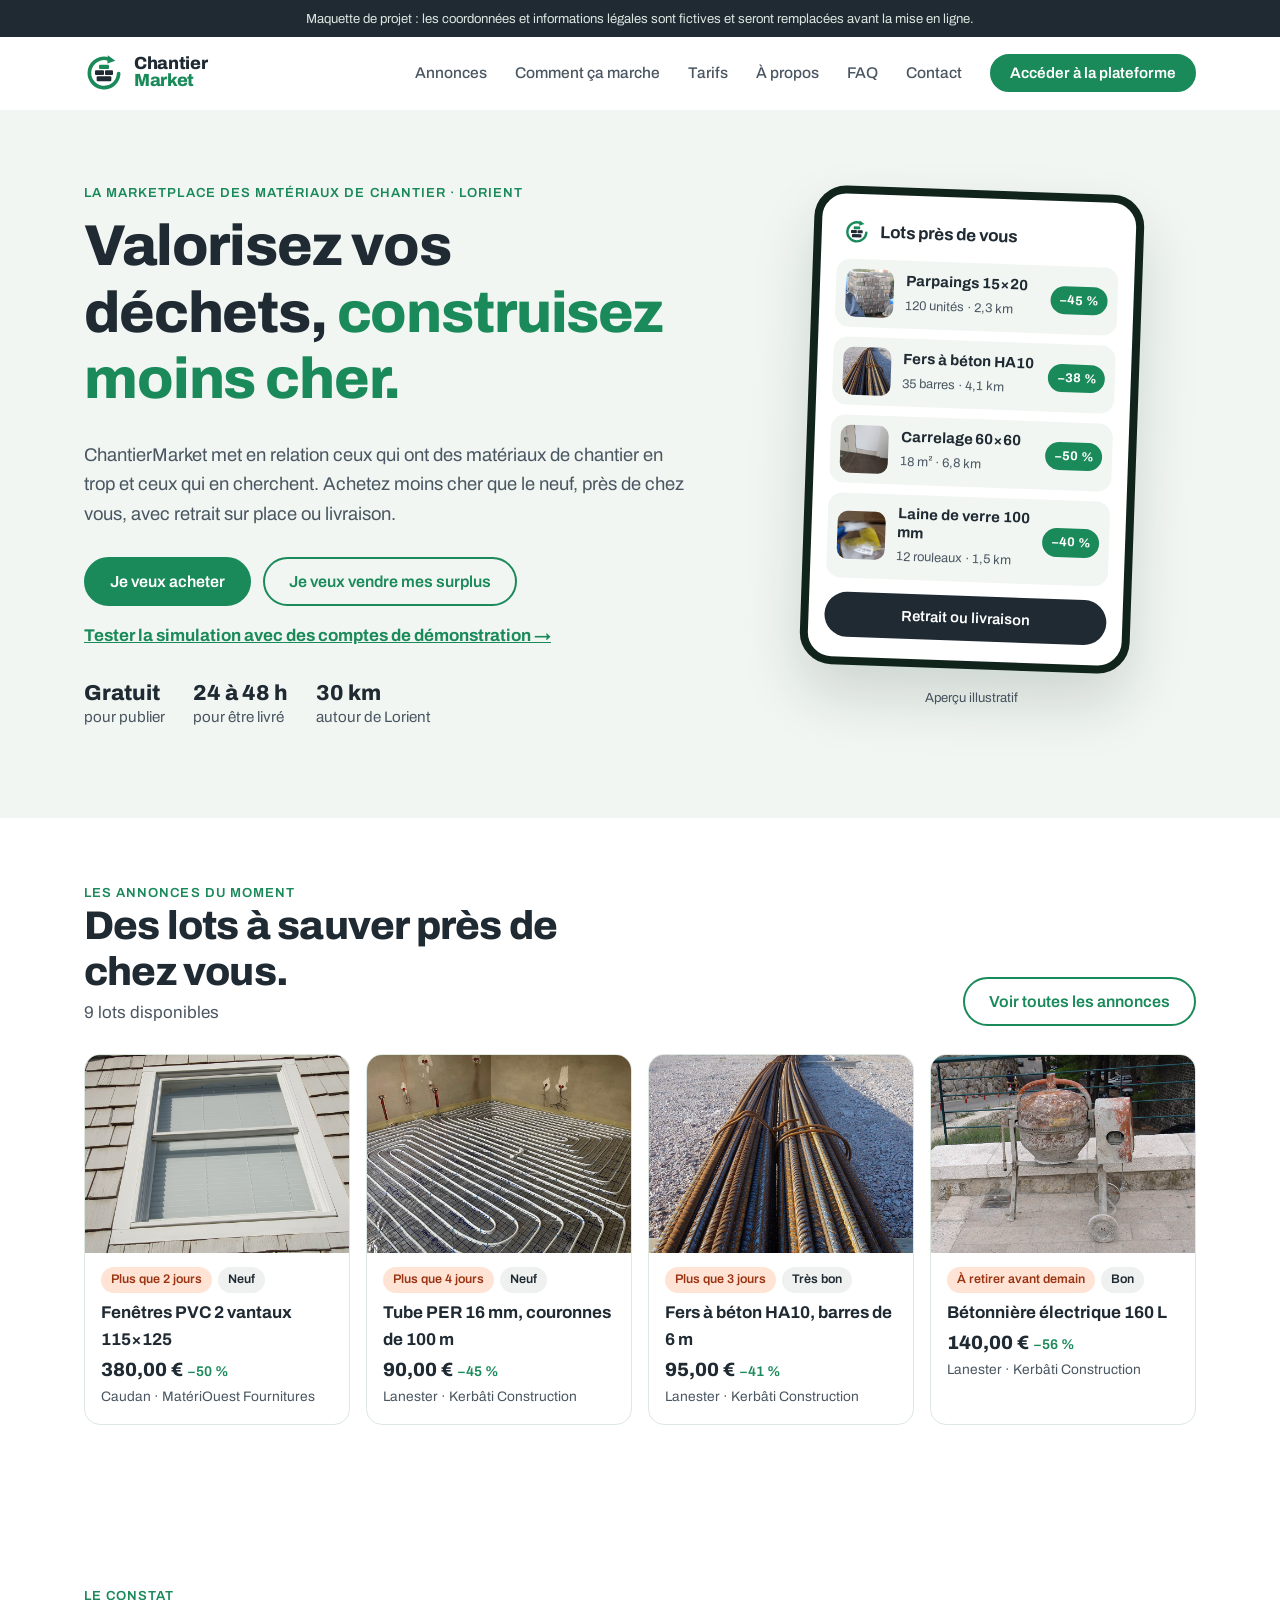
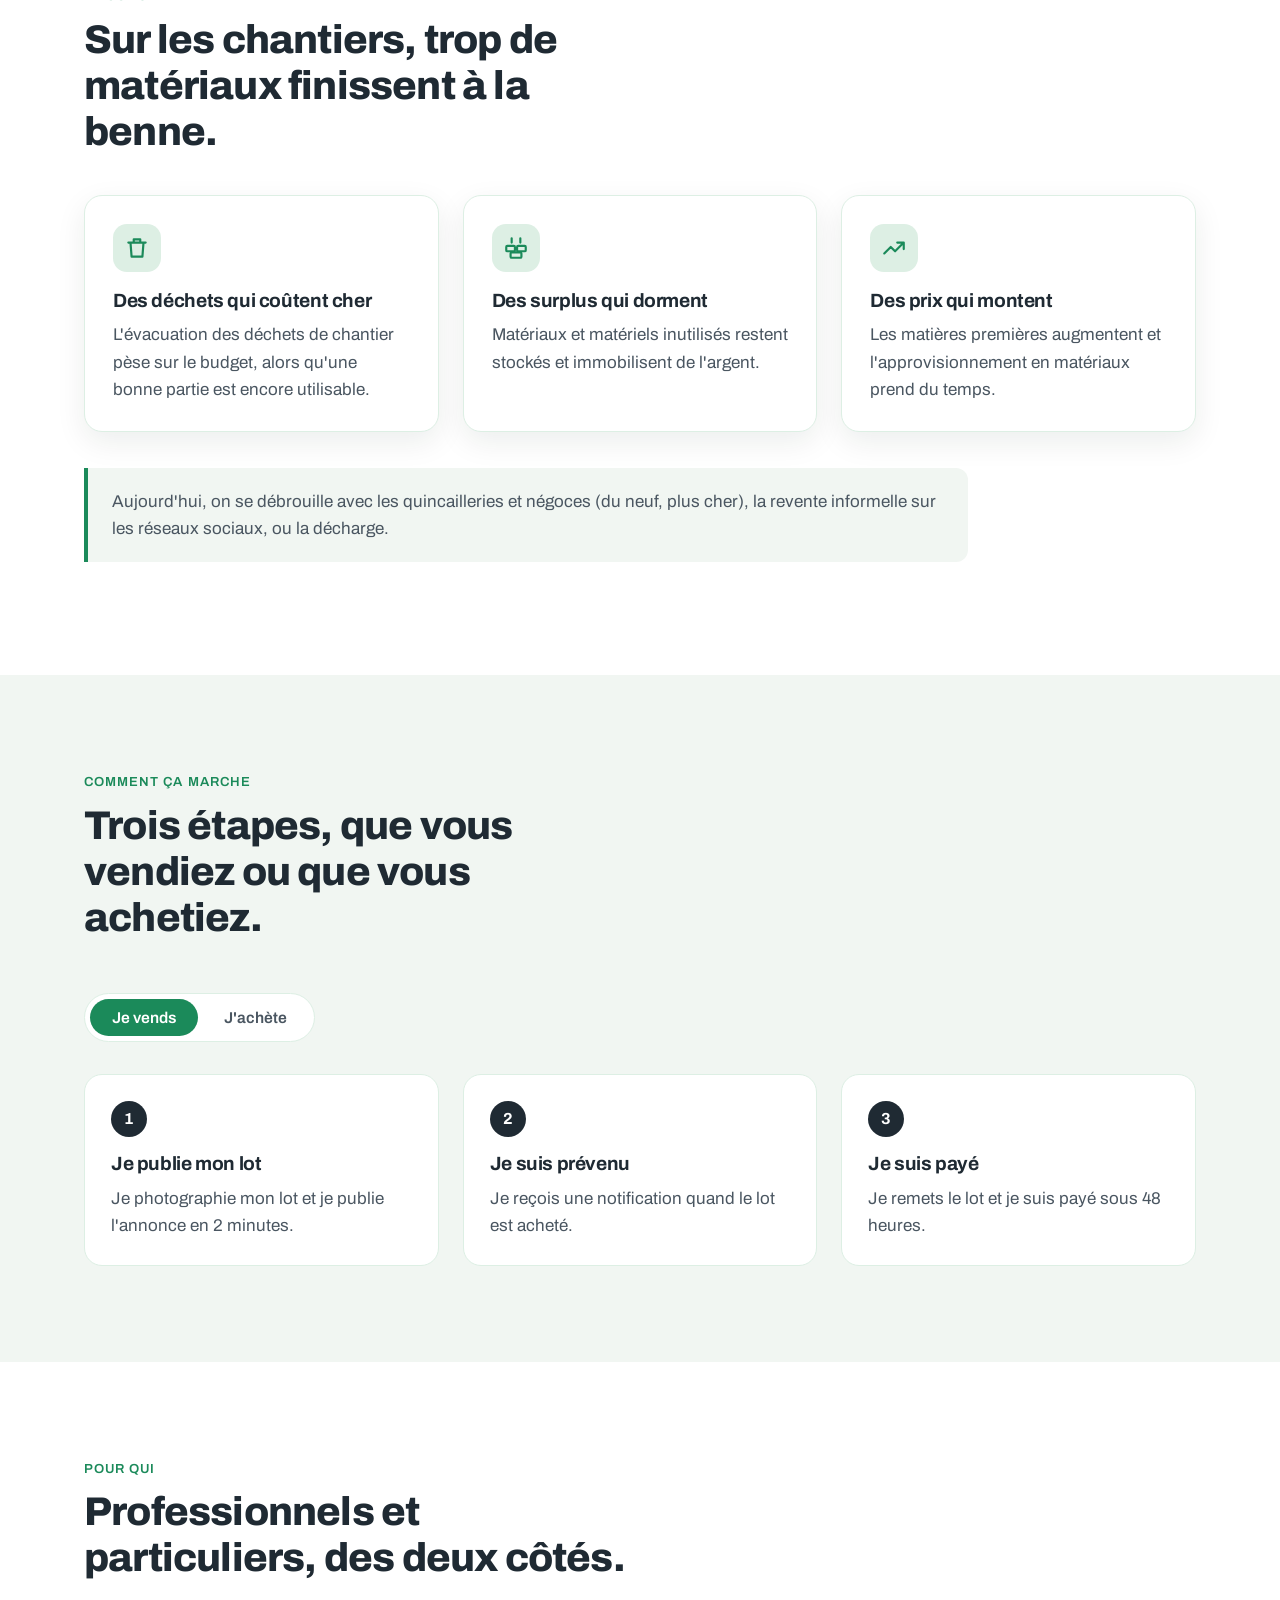
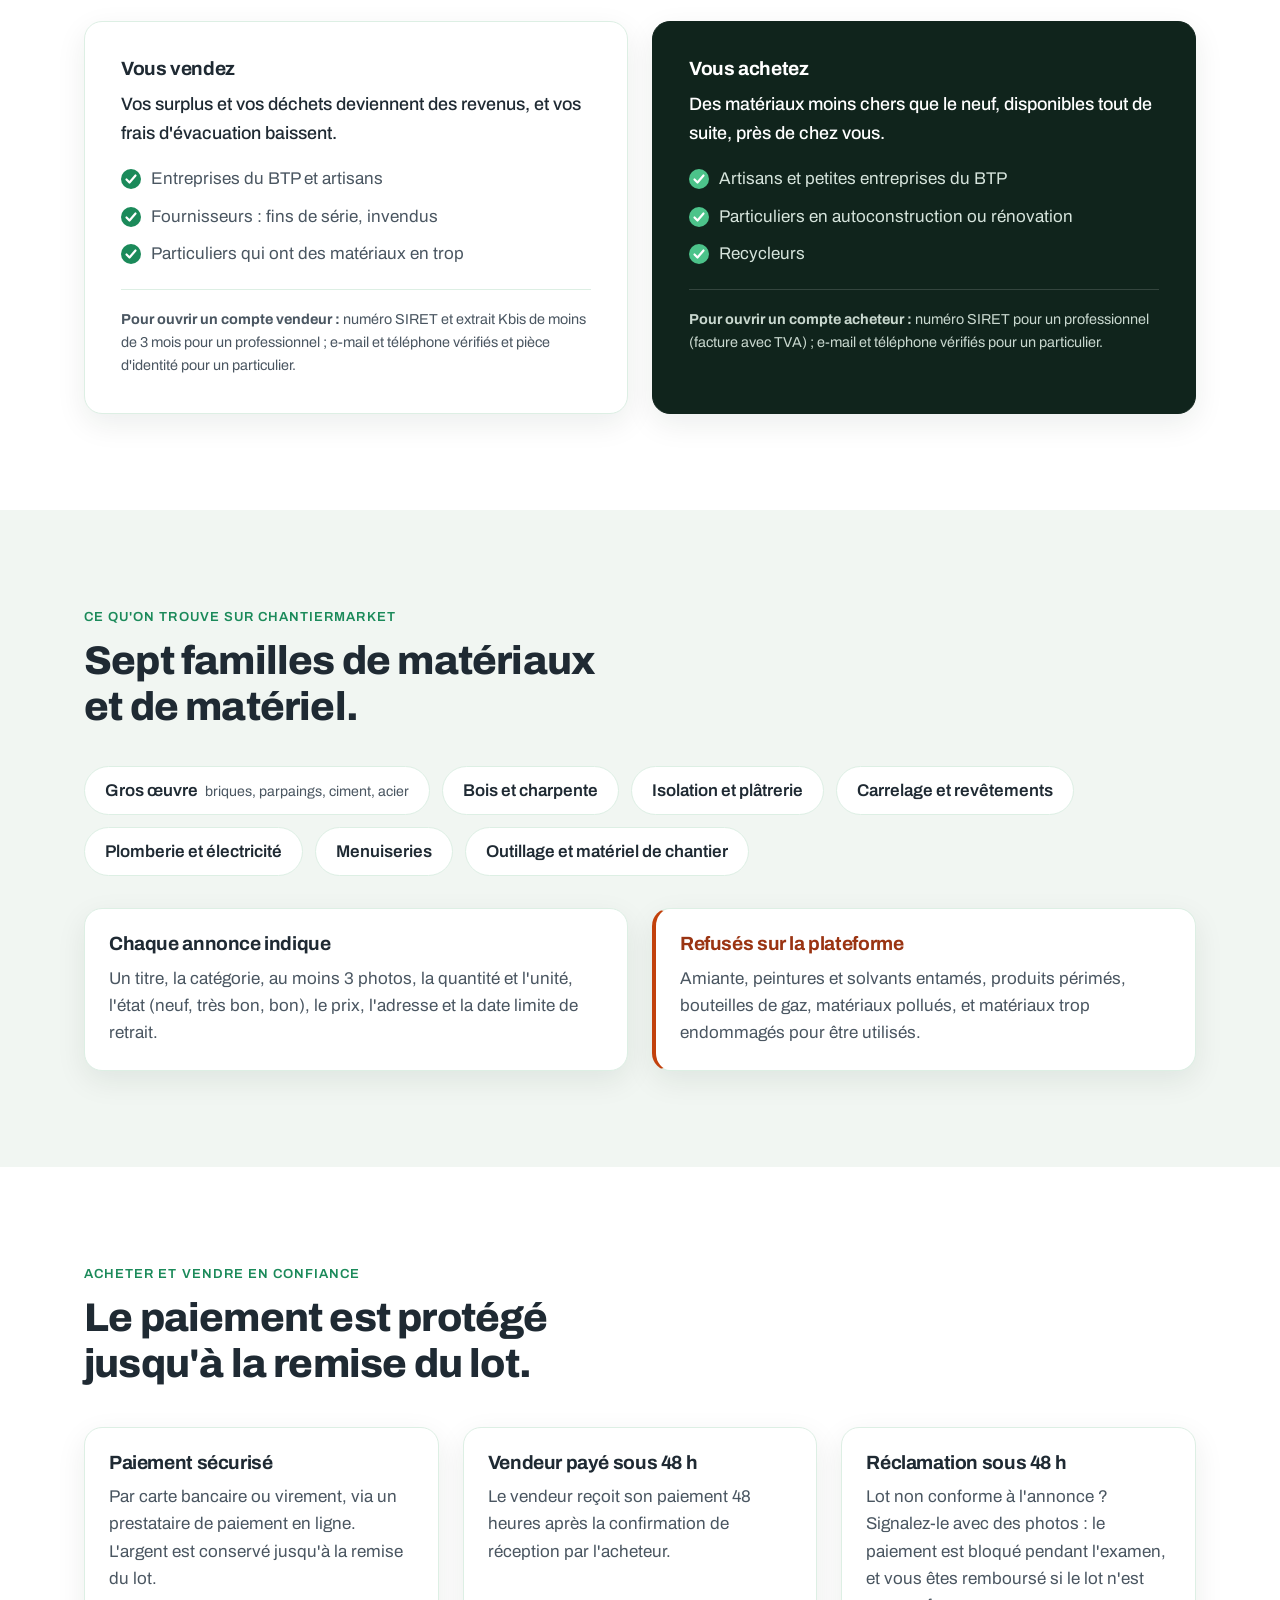
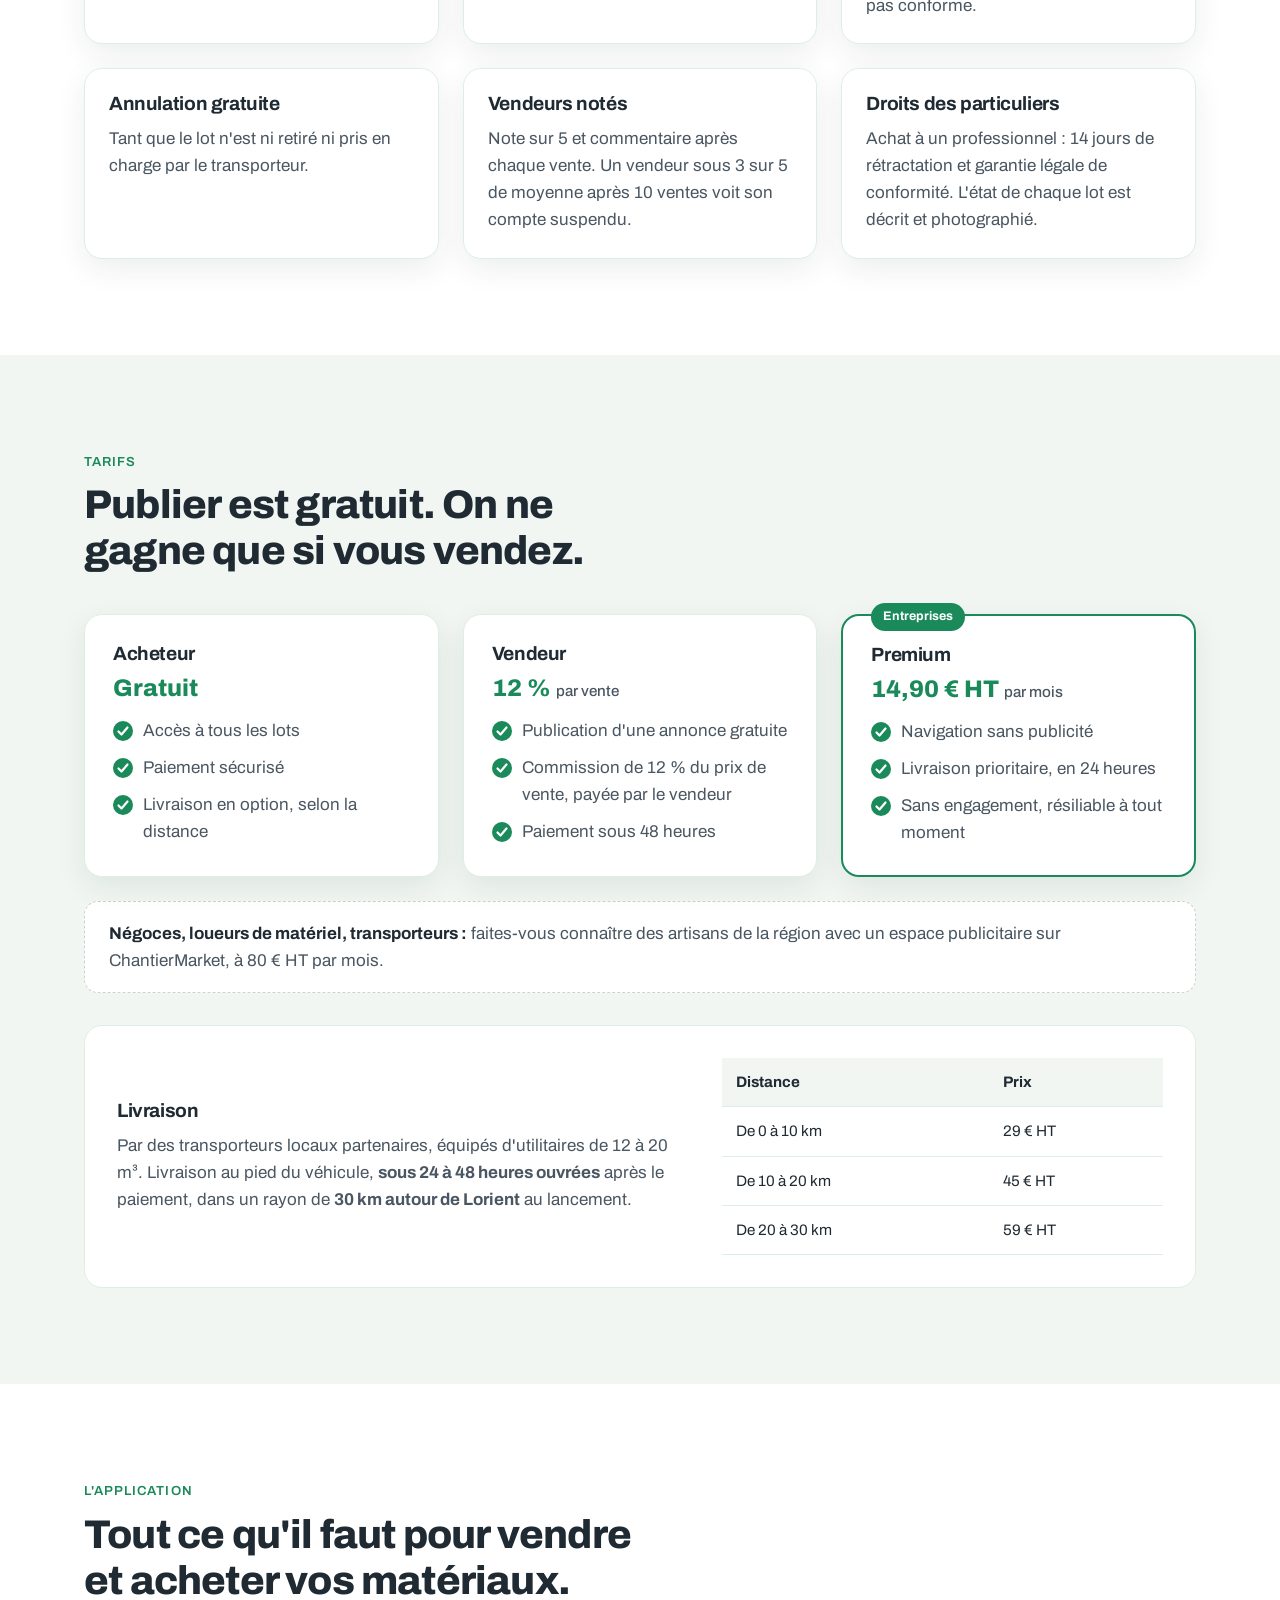
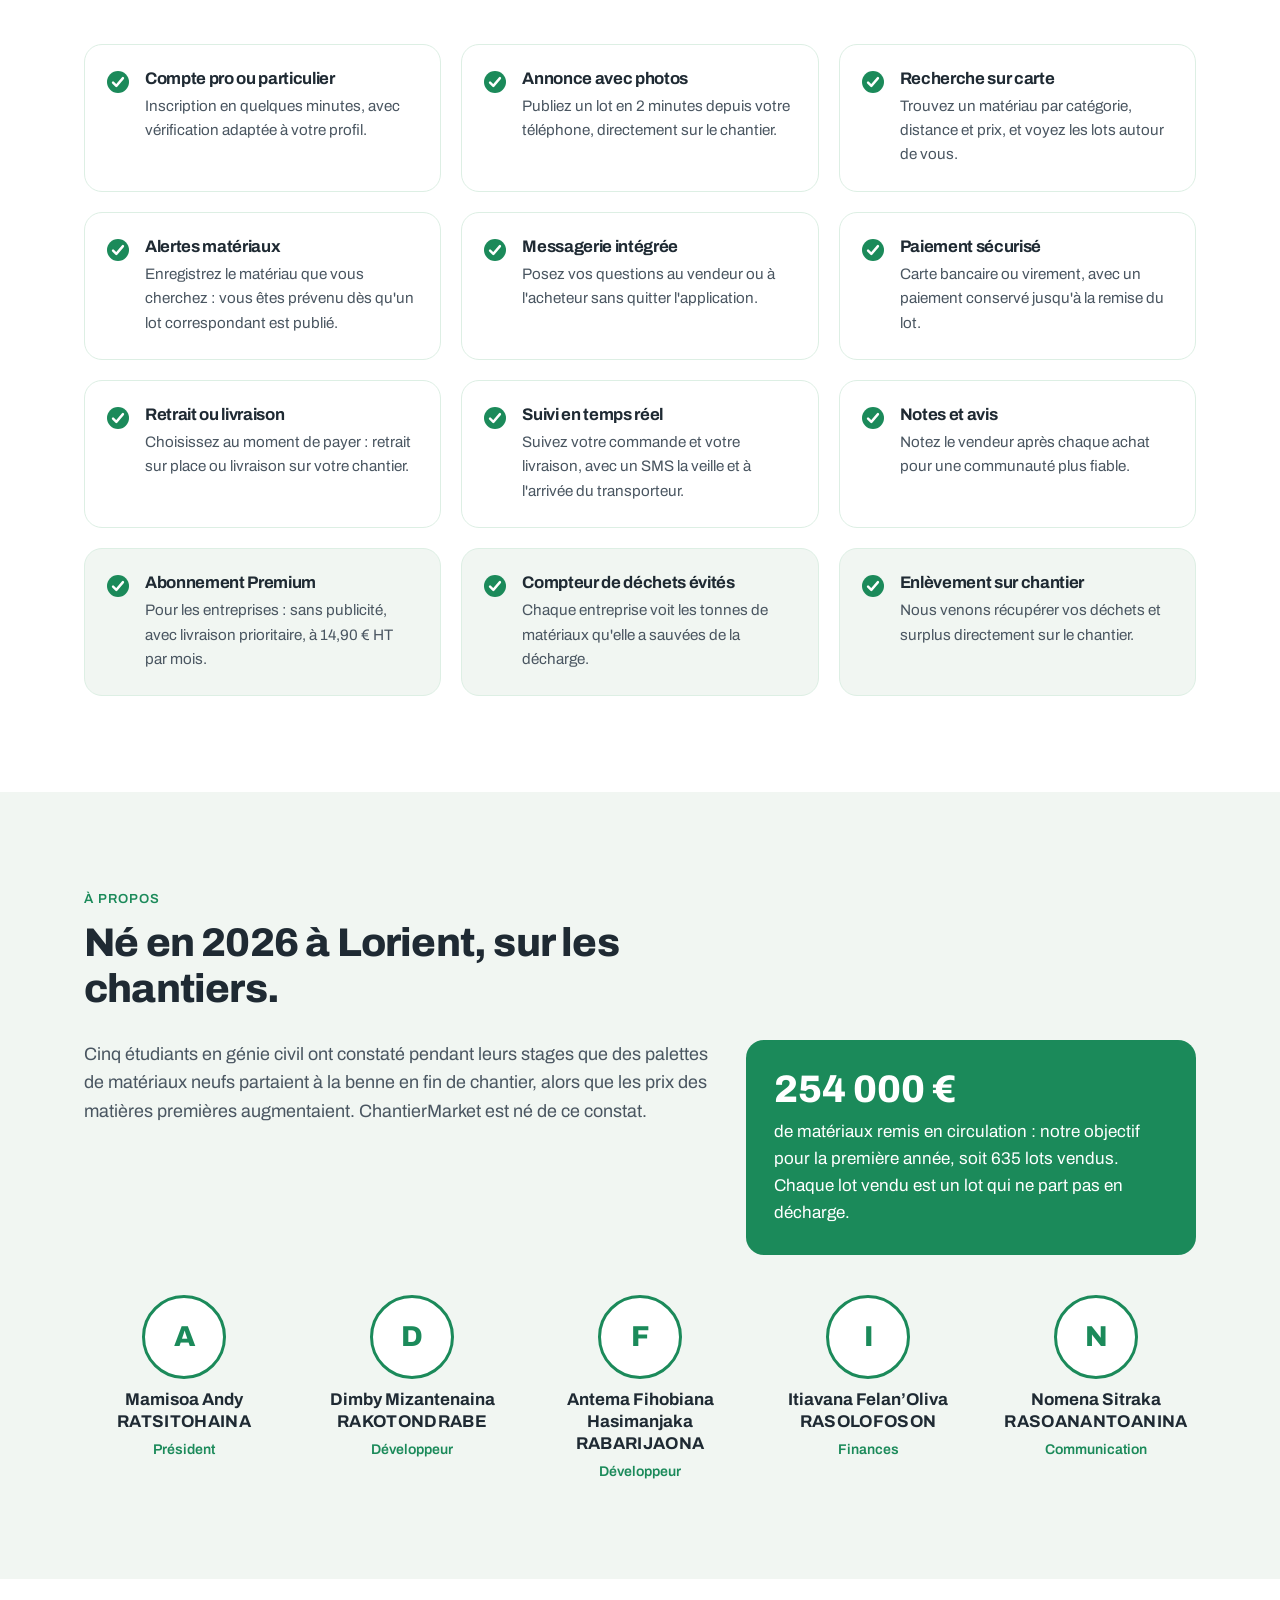
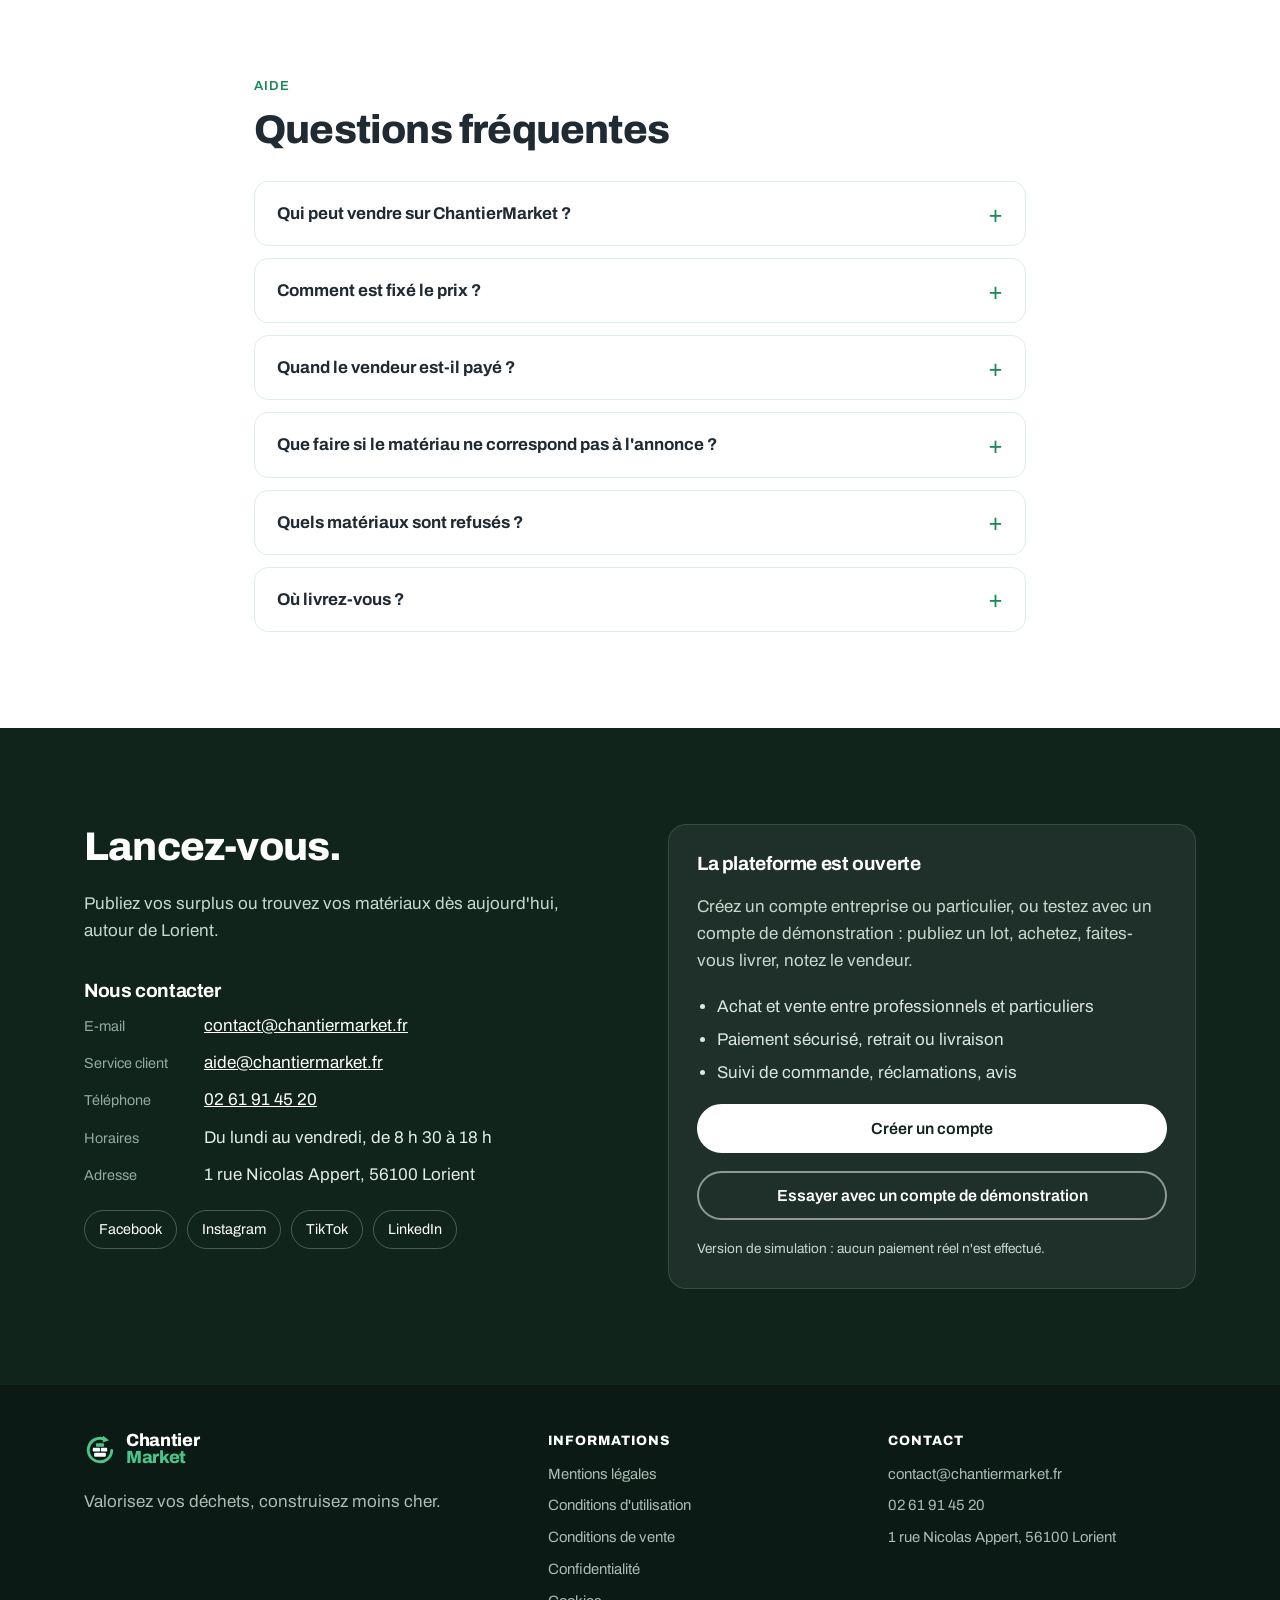
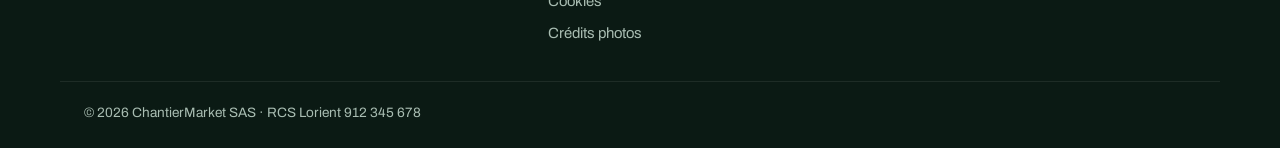
<file: index.html>
<!doctype html>
<html lang="fr">
<head>
  <meta charset="utf-8">
  <meta name="viewport" content="width=device-width, initial-scale=1">
  <title>ChantierMarket</title>
  <meta name="robots" content="noindex, nofollow">
  <meta name="description" content="ChantierMarket met en relation ceux qui ont des matériaux de chantier en trop et ceux qui en cherchent. Achetez moins cher que le neuf, près de chez vous, avec retrait sur place ou livraison autour de Lorient.">
  <link rel="icon" href="assets/favicon.svg" type="image/svg+xml">
  <link rel="preconnect" href="https://fonts.googleapis.com">
  <link rel="preconnect" href="https://fonts.gstatic.com" crossorigin>
  <link href="https://fonts.googleapis.com/css2?family=Archivo:wght@400;500;600;700;800&display=swap" rel="stylesheet">
  <link rel="stylesheet" href="styles.css">
  <script src="theme.js"></script>
  <link rel="stylesheet" href="app.css">
</head>
<body>

<p class="notice">Maquette de projet : les coordonnées et informations légales sont fictives et seront remplacées avant la mise en ligne.</p>

<header class="site-header">
  <div class="container header-inner">
    <a href="#top" class="brand" aria-label="ChantierMarket, accueil">
      <img src="assets/logo-mark.svg" alt="" width="40" height="40">
      <span class="wordmark"><span>Chantier</span><span class="accent">Market</span></span>
    </a>
    <button class="nav-toggle" aria-expanded="false" aria-controls="nav" aria-label="Ouvrir le menu">
      <span></span><span></span><span></span>
    </button>
    <nav id="nav" class="nav">
      <a href="#annonces">Annonces</a>
      <a href="#fonctionnement">Comment ça marche</a>
      <a href="#tarifs">Tarifs</a>
      <a href="#a-propos">À propos</a>
      <a href="#faq">FAQ</a>
      <a href="#contact">Contact</a>
      <a href="app.html" class="btn btn-small">Accéder à la plateforme</a>
    </nav>
  </div>
</header>

<main id="top">

  <!-- Accueil -->
  <section class="hero">
    <div class="container hero-inner">
      <div class="hero-text">
        <p class="eyebrow">La marketplace des matériaux de chantier · Lorient</p>
        <h1>Valorisez vos déchets, <span class="accent">construisez moins cher.</span></h1>
        <p class="lead">ChantierMarket met en relation ceux qui ont des matériaux de chantier en trop et ceux qui en cherchent. Achetez moins cher que le neuf, près de chez vous, avec retrait sur place ou livraison.</p>
        <div class="hero-actions">
          <a href="app.html#catalogue" class="btn">Je veux acheter</a>
          <a href="app.html#vendre" class="btn btn-ghost">Je veux vendre mes surplus</a>
        </div>
        <p class="hero-sim"><a href="app.html#demarrer">Tester la simulation avec des comptes de démonstration →</a></p>
        <ul class="hero-facts">
          <li><strong>Gratuit</strong> pour publier</li>
          <li><strong>24 à 48 h</strong> pour être livré</li>
          <li><strong>30 km</strong> autour de Lorient</li>
        </ul>
      </div>

      <div class="hero-visual" aria-label="Aperçu de l'application">
        <div class="phone">
          <div class="phone-top">
            <img src="assets/logo-mark.svg" alt="" width="26" height="26">
            <strong>Lots près de vous</strong>
          </div>
          <ul class="lots">
            <li class="lot">
              <span class="lot-thumb t1" aria-hidden="true"></span>
              <div>
                <strong>Parpaings 15×20</strong>
                <small>120 unités · 2,3 km</small>
              </div>
              <span class="tag">−45 %</span>
            </li>
            <li class="lot">
              <span class="lot-thumb t2" aria-hidden="true"></span>
              <div>
                <strong>Fers à béton HA10</strong>
                <small>35 barres · 4,1 km</small>
              </div>
              <span class="tag">−38 %</span>
            </li>
            <li class="lot">
              <span class="lot-thumb t3" aria-hidden="true"></span>
              <div>
                <strong>Carrelage 60×60</strong>
                <small>18 m² · 6,8 km</small>
              </div>
              <span class="tag">−50 %</span>
            </li>
            <li class="lot">
              <span class="lot-thumb t4" aria-hidden="true"></span>
              <div>
                <strong>Laine de verre 100 mm</strong>
                <small>12 rouleaux · 1,5 km</small>
              </div>
              <span class="tag">−40 %</span>
            </li>
          </ul>
          <div class="phone-cta">Retrait ou livraison</div>
        </div>
        <p class="visual-note">Aperçu illustratif</p>
      </div>
    </div>
  </section>

  <!-- Annonces du moment -->
  <section id="annonces" class="section section-annonces">
    <div class="container">
      <div class="showcase-head">
        <div>
          <p class="eyebrow">Les annonces du moment</p>
          <h2>Des lots à sauver près de chez vous.</h2>
          <p class="muted" id="annonces-count">Lots disponibles autour de Lorient</p>
        </div>
        <a href="app.html#catalogue" class="btn btn-ghost">Voir toutes les annonces</a>
      </div>
      <div id="annonces-du-moment" class="showcase-grid" aria-live="polite"></div>
    </div>
  </section>

  <!-- Problème -->
  <section id="probleme" class="section">
    <div class="container">
      <p class="eyebrow">Le constat</p>
      <h2>Sur les chantiers, trop de matériaux finissent à la benne.</h2>
      <div class="cards three">
        <article class="card">
          <div class="icon" aria-hidden="true">
            <svg viewBox="0 0 24 24"><path d="M4 7h16M9 7V4h6v3M6 7l1 13h10l1-13"/></svg>
          </div>
          <h3>Des déchets qui coûtent cher</h3>
          <p>L'évacuation des déchets de chantier pèse sur le budget, alors qu'une bonne partie est encore utilisable.</p>
        </article>
        <article class="card">
          <div class="icon" aria-hidden="true">
            <svg viewBox="0 0 24 24"><rect x="3" y="10" width="8" height="5" rx="1"/><rect x="13" y="10" width="8" height="5" rx="1"/><rect x="7" y="16" width="10" height="5" rx="1"/><path d="M8 3v4M16 3v4"/></svg>
          </div>
          <h3>Des surplus qui dorment</h3>
          <p>Matériaux et matériels inutilisés restent stockés et immobilisent de l'argent.</p>
        </article>
        <article class="card">
          <div class="icon" aria-hidden="true">
            <svg viewBox="0 0 24 24"><path d="M3 17l6-6 4 4 8-8M15 7h6v6"/></svg>
          </div>
          <h3>Des prix qui montent</h3>
          <p>Les matières premières augmentent et l'approvisionnement en matériaux prend du temps.</p>
        </article>
      </div>
      <p class="aside">Aujourd'hui, on se débrouille avec les quincailleries et négoces (du neuf, plus cher), la revente informelle sur les réseaux sociaux, ou la décharge.</p>
    </div>
  </section>

  <!-- Fonctionnement -->
  <section id="fonctionnement" class="section section-tint">
    <div class="container">
      <p class="eyebrow">Comment ça marche</p>
      <h2>Trois étapes, que vous vendiez ou que vous achetiez.</h2>

      <div class="tabs" role="tablist" aria-label="Parcours">
        <button role="tab" id="tab-vendeur" aria-selected="true" aria-controls="panel-vendeur">Je vends</button>
        <button role="tab" id="tab-acheteur" aria-selected="false" aria-controls="panel-acheteur" tabindex="-1">J'achète</button>
      </div>

      <ol class="steps" id="panel-vendeur" role="tabpanel" aria-labelledby="tab-vendeur">
        <li><span class="num">1</span><h3>Je publie mon lot</h3><p>Je photographie mon lot et je publie l'annonce en 2 minutes.</p></li>
        <li><span class="num">2</span><h3>Je suis prévenu</h3><p>Je reçois une notification quand le lot est acheté.</p></li>
        <li><span class="num">3</span><h3>Je suis payé</h3><p>Je remets le lot et je suis payé sous 48 heures.</p></li>
      </ol>

      <ol class="steps" id="panel-acheteur" role="tabpanel" aria-labelledby="tab-acheteur" hidden>
        <li><span class="num">1</span><h3>Je cherche</h3><p>Je cherche un matériau près de mon chantier, par catégorie, distance ou prix.</p></li>
        <li><span class="num">2</span><h3>Je paie en ligne</h3><p>Je paie en ligne et je choisis le retrait sur place ou la livraison.</p></li>
        <li><span class="num">3</span><h3>Je récupère et je note</h3><p>Je récupère ou je reçois mon lot, puis je note le vendeur.</p></li>
      </ol>
    </div>
  </section>

  <!-- Pour qui -->
  <section id="pour-qui" class="section">
    <div class="container">
      <p class="eyebrow">Pour qui</p>
      <h2>Professionnels et particuliers, des deux côtés.</h2>
      <div class="cards two">
        <article class="card card-audience">
          <h3>Vous vendez</h3>
          <p class="card-promise">Vos surplus et vos déchets deviennent des revenus, et vos frais d'évacuation baissent.</p>
          <ul class="checks">
            <li>Entreprises du BTP et artisans</li>
            <li>Fournisseurs : fins de série, invendus</li>
            <li>Particuliers qui ont des matériaux en trop</li>
          </ul>
          <p class="card-note"><strong>Pour ouvrir un compte vendeur :</strong> numéro SIRET et extrait Kbis de moins de 3 mois pour un professionnel ; e-mail et téléphone vérifiés et pièce d'identité pour un particulier.</p>
        </article>
        <article class="card card-audience card-dark">
          <h3>Vous achetez</h3>
          <p class="card-promise">Des matériaux moins chers que le neuf, disponibles tout de suite, près de chez vous.</p>
          <ul class="checks">
            <li>Artisans et petites entreprises du BTP</li>
            <li>Particuliers en autoconstruction ou rénovation</li>
            <li>Recycleurs</li>
          </ul>
          <p class="card-note"><strong>Pour ouvrir un compte acheteur :</strong> numéro SIRET pour un professionnel (facture avec TVA) ; e-mail et téléphone vérifiés pour un particulier.</p>
        </article>
      </div>
    </div>
  </section>

  <!-- Catégories -->
  <section id="materiaux" class="section section-tint">
    <div class="container">
      <p class="eyebrow">Ce qu'on trouve sur ChantierMarket</p>
      <h2>Sept familles de matériaux et de matériel.</h2>
      <ul class="categories">
        <li>Gros œuvre <small>briques, parpaings, ciment, acier</small></li>
        <li>Bois et charpente</li>
        <li>Isolation et plâtrerie</li>
        <li>Carrelage et revêtements</li>
        <li>Plomberie et électricité</li>
        <li>Menuiseries</li>
        <li>Outillage et matériel de chantier</li>
      </ul>
      <div class="split">
        <div class="card compact">
          <h3>Chaque annonce indique</h3>
          <p>Un titre, la catégorie, au moins 3 photos, la quantité et l'unité, l'état (neuf, très bon, bon), le prix, l'adresse et la date limite de retrait.</p>
        </div>
        <div class="card compact card-warning">
          <h3>Refusés sur la plateforme</h3>
          <p>Amiante, peintures et solvants entamés, produits périmés, bouteilles de gaz, matériaux pollués, et matériaux trop endommagés pour être utilisés.</p>
        </div>
      </div>
    </div>
  </section>

  <!-- Confiance -->
  <section id="confiance" class="section">
    <div class="container">
      <p class="eyebrow">Acheter et vendre en confiance</p>
      <h2>Le paiement est protégé jusqu'à la remise du lot.</h2>
      <div class="cards three">
        <article class="card compact">
          <h3>Paiement sécurisé</h3>
          <p>Par carte bancaire ou virement, via un prestataire de paiement en ligne. L'argent est conservé jusqu'à la remise du lot.</p>
        </article>
        <article class="card compact">
          <h3>Vendeur payé sous 48 h</h3>
          <p>Le vendeur reçoit son paiement 48 heures après la confirmation de réception par l'acheteur.</p>
        </article>
        <article class="card compact">
          <h3>Réclamation sous 48 h</h3>
          <p>Lot non conforme à l'annonce ? Signalez-le avec des photos : le paiement est bloqué pendant l'examen, et vous êtes remboursé si le lot n'est pas conforme.</p>
        </article>
        <article class="card compact">
          <h3>Annulation gratuite</h3>
          <p>Tant que le lot n'est ni retiré ni pris en charge par le transporteur.</p>
        </article>
        <article class="card compact">
          <h3>Vendeurs notés</h3>
          <p>Note sur 5 et commentaire après chaque vente. Un vendeur sous 3 sur 5 de moyenne après 10 ventes voit son compte suspendu.</p>
        </article>
        <article class="card compact">
          <h3>Droits des particuliers</h3>
          <p>Achat à un professionnel : 14 jours de rétractation et garantie légale de conformité. L'état de chaque lot est décrit et photographié.</p>
        </article>
      </div>
    </div>
  </section>

  <!-- Tarifs -->
  <section id="tarifs" class="section section-tint">
    <div class="container">
      <p class="eyebrow">Tarifs</p>
      <h2>Publier est gratuit. On ne gagne que si vous vendez.</h2>
      <div class="cards three pricing">
        <article class="card">
          <h3>Acheteur</h3>
          <p class="price">Gratuit</p>
          <ul class="checks">
            <li>Accès à tous les lots</li>
            <li>Paiement sécurisé</li>
            <li>Livraison en option, selon la distance</li>
          </ul>
        </article>
        <article class="card">
          <h3>Vendeur</h3>
          <p class="price">12 % <small>par vente</small></p>
          <ul class="checks">
            <li>Publication d'une annonce gratuite</li>
            <li>Commission de 12 % du prix de vente, payée par le vendeur</li>
            <li>Paiement sous 48 heures</li>
          </ul>
        </article>
        <article class="card card-featured">
          <span class="badge">Entreprises</span>
          <h3>Premium</h3>
          <p class="price">14,90 € HT <small>par mois</small></p>
          <ul class="checks">
            <li>Navigation sans publicité</li>
            <li>Livraison prioritaire, en 24 heures</li>
            <li>Sans engagement, résiliable à tout moment</li>
          </ul>
        </article>
      </div>

      <p class="advertisers"><strong>Négoces, loueurs de matériel, transporteurs :</strong> faites-vous connaître des artisans de la région avec un espace publicitaire sur ChantierMarket, à 80&nbsp;€&nbsp;HT par mois.</p>

      <div id="livraison" class="delivery">
        <div>
          <h3>Livraison</h3>
          <p>Par des transporteurs locaux partenaires, équipés d'utilitaires de 12 à 20 m³. Livraison au pied du véhicule, <strong>sous 24 à 48 heures ouvrées</strong> après le paiement, dans un rayon de <strong>30 km autour de Lorient</strong> au lancement.</p>
        </div>
        <div class="table-wrap">
          <table>
            <thead><tr><th>Distance</th><th>Prix</th></tr></thead>
            <tbody>
              <tr><td>De 0 à 10 km</td><td>29 € HT</td></tr>
              <tr><td>De 10 à 20 km</td><td>45 € HT</td></tr>
              <tr><td>De 20 à 30 km</td><td>59 € HT</td></tr>
            </tbody>
          </table>
        </div>
      </div>
    </div>
  </section>

  <!-- Application -->
  <section id="application" class="section">
    <div class="container">
      <p class="eyebrow">L'application</p>
      <h2>Tout ce qu'il faut pour vendre et acheter vos matériaux.</h2>
      <ul class="features">
        <li>
          <h3>Compte pro ou particulier</h3>
          <p>Inscription en quelques minutes, avec vérification adaptée à votre profil.</p>
        </li>
        <li>
          <h3>Annonce avec photos</h3>
          <p>Publiez un lot en 2 minutes depuis votre téléphone, directement sur le chantier.</p>
        </li>
        <li>
          <h3>Recherche sur carte</h3>
          <p>Trouvez un matériau par catégorie, distance et prix, et voyez les lots autour de vous.</p>
        </li>
        <li>
          <h3>Alertes matériaux</h3>
          <p>Enregistrez le matériau que vous cherchez : vous êtes prévenu dès qu'un lot correspondant est publié.</p>
        </li>
        <li>
          <h3>Messagerie intégrée</h3>
          <p>Posez vos questions au vendeur ou à l'acheteur sans quitter l'application.</p>
        </li>
        <li>
          <h3>Paiement sécurisé</h3>
          <p>Carte bancaire ou virement, avec un paiement conservé jusqu'à la remise du lot.</p>
        </li>
        <li>
          <h3>Retrait ou livraison</h3>
          <p>Choisissez au moment de payer : retrait sur place ou livraison sur votre chantier.</p>
        </li>
        <li>
          <h3>Suivi en temps réel</h3>
          <p>Suivez votre commande et votre livraison, avec un SMS la veille et à l'arrivée du transporteur.</p>
        </li>
        <li>
          <h3>Notes et avis</h3>
          <p>Notez le vendeur après chaque achat pour une communauté plus fiable.</p>
        </li>
        <li class="feature-pro">
          <h3>Abonnement Premium</h3>
          <p>Pour les entreprises : sans publicité, avec livraison prioritaire, à 14,90&nbsp;€&nbsp;HT par mois.</p>
        </li>
        <li class="feature-pro">
          <h3>Compteur de déchets évités</h3>
          <p>Chaque entreprise voit les tonnes de matériaux qu'elle a sauvées de la décharge.</p>
        </li>
        <li class="feature-pro">
          <h3>Enlèvement sur chantier</h3>
          <p>Nous venons récupérer vos déchets et surplus directement sur le chantier.</p>
        </li>
      </ul>
    </div>
  </section>

  <!-- À propos -->
  <section id="a-propos" class="section section-tint">
    <div class="container">
      <p class="eyebrow">À propos</p>
      <h2>Né en 2026 à Lorient, sur les chantiers.</h2>
      <div class="about">
        <p class="about-story">Cinq étudiants en génie civil ont constaté pendant leurs stages que des palettes de matériaux neufs partaient à la benne en fin de chantier, alors que les prix des matières premières augmentaient. ChantierMarket est né de ce constat.</p>
        <div class="goal">
          <p class="goal-figure">254 000 €</p>
          <p>de matériaux remis en circulation : notre objectif pour la première année, soit 635 lots vendus. Chaque lot vendu est un lot qui ne part pas en décharge.</p>
        </div>
      </div>
      <ul class="team">
        <li><span class="avatar" aria-hidden="true">A</span><strong>Mamisoa Andy <span class="surname">RATSITOHAINA</span></strong><small>Président</small></li>
        <li><span class="avatar" aria-hidden="true">D</span><strong>Dimby Mizantenaina <span class="surname">RAKOTONDRABE</span></strong><small>Développeur</small></li>
        <li><span class="avatar" aria-hidden="true">F</span><strong>Antema Fihobiana Hasimanjaka <span class="surname">RABARIJAONA</span></strong><small>Développeur</small></li>
        <li><span class="avatar" aria-hidden="true">I</span><strong>Itiavana Felan’Oliva <span class="surname">RASOLOFOSON</span></strong><small>Finances</small></li>
        <li><span class="avatar" aria-hidden="true">N</span><strong>Nomena Sitraka <span class="surname">RASOANANTOANINA</span></strong><small>Communication</small></li>
      </ul>
    </div>
  </section>

  <!-- FAQ -->
  <section id="faq" class="section">
    <div class="container container-narrow">
      <p class="eyebrow">Aide</p>
      <h2>Questions fréquentes</h2>
      <div class="faq">
        <details>
          <summary>Qui peut vendre sur ChantierMarket ?</summary>
          <p>Les entreprises du BTP, les fournisseurs et les particuliers.</p>
        </details>
        <details>
          <summary>Comment est fixé le prix ?</summary>
          <p>Le vendeur fixe son prix. Nous conseillons 30 à 60 % sous le prix du neuf.</p>
        </details>
        <details>
          <summary>Quand le vendeur est-il payé ?</summary>
          <p>48 heures après la confirmation de réception par l'acheteur.</p>
        </details>
        <details>
          <summary>Que faire si le matériau ne correspond pas à l'annonce ?</summary>
          <p>Signalez-le sous 48 heures avec des photos : le paiement est bloqué pendant l'examen.</p>
        </details>
        <details>
          <summary>Quels matériaux sont refusés ?</summary>
          <p>L'amiante, les produits chimiques dangereux et les matériaux endommagés au point d'être inutilisables.</p>
        </details>
        <details>
          <summary>Où livrez-vous ?</summary>
          <p>Dans un rayon de 30 km autour de Lorient au lancement, sous 24 à 48 heures ouvrées après le paiement.</p>
        </details>
      </div>
    </div>
  </section>

  <!-- Inscription et contact -->
  <section id="inscription" class="section signup">
    <div class="container signup-inner">
      <div>
        <h2>Lancez-vous.</h2>
        <p>Publiez vos surplus ou trouvez vos matériaux dès aujourd'hui, autour de Lorient.</p>

        <div id="contact" class="contact">
          <h3>Nous contacter</h3>
          <ul class="contact-list">
            <li><span>E-mail</span><a href="mailto:contact@chantiermarket.fr">contact@chantiermarket.fr</a></li>
            <li><span>Service client</span><a href="mailto:aide@chantiermarket.fr">aide@chantiermarket.fr</a></li>
            <li><span>Téléphone</span><a href="tel:+33261914520">02 61 91 45 20</a></li>
            <li><span>Horaires</span>Du lundi au vendredi, de 8 h 30 à 18 h</li>
            <li><span>Adresse</span>1 rue Nicolas Appert, 56100 Lorient</li>
          </ul>
          <ul class="socials" aria-label="Réseaux sociaux">
            <li><a href="https://www.facebook.com/chantiermarket" rel="noopener">Facebook</a></li>
            <li><a href="https://www.instagram.com/chantiermarket" rel="noopener">Instagram</a></li>
            <li><a href="https://www.tiktok.com/@chantiermarket" rel="noopener">TikTok</a></li>
            <li><a href="https://www.linkedin.com/company/chantiermarket" rel="noopener">LinkedIn</a></li>
          </ul>
        </div>
      </div>
      <div class="signup-form platform-cta">
        <h3>La plateforme est ouverte</h3>
        <p>Créez un compte entreprise ou particulier, ou testez avec un compte de démonstration : publiez un lot, achetez, faites-vous livrer, notez le vendeur.</p>
        <ul class="platform-list">
          <li>Achat et vente entre professionnels et particuliers</li>
          <li>Paiement sécurisé, retrait ou livraison</li>
          <li>Suivi de commande, réclamations, avis</li>
        </ul>
        <a href="app.html#inscription" class="btn btn-light">Créer un compte</a>
        <a href="app.html#demarrer" class="btn btn-ghost-light">Essayer avec un compte de démonstration</a>
        <p class="form-note">Version de simulation : aucun paiement réel n'est effectué.</p>
      </div>
    </div>
  </section>

</main>

<footer class="site-footer">
  <div class="container footer-grid">
    <div>
      <a href="#top" class="brand brand-light" aria-label="ChantierMarket, haut de page">
        <img src="assets/logo-mark-light.svg" alt="" width="32" height="32">
        <span class="wordmark"><span>Chantier</span><span class="accent">Market</span></span>
      </a>
      <p class="footer-slogan">Valorisez vos déchets, construisez moins cher.</p>
    </div>
    <nav aria-label="Informations juridiques">
      <h2 class="footer-title">Informations</h2>
      <ul class="footer-links">
        <li><a href="mentions-legales.html">Mentions légales</a></li>
        <li><a href="cgu.html">Conditions d'utilisation</a></li>
        <li><a href="cgv.html">Conditions de vente</a></li>
        <li><a href="confidentialite.html">Confidentialité</a></li>
        <li><a href="cookies.html">Cookies</a></li>
        <li><a href="credits-photos.html">Crédits photos</a></li>
      </ul>
    </nav>
    <div>
      <h2 class="footer-title">Contact</h2>
      <ul class="footer-links">
        <li><a href="mailto:contact@chantiermarket.fr">contact@chantiermarket.fr</a></li>
        <li><a href="tel:+33261914520">02 61 91 45 20</a></li>
        <li>1 rue Nicolas Appert, 56100 Lorient</li>
      </ul>
    </div>
  </div>
  <div class="container footer-bottom">
    <p>© <span id="year">2026</span> ChantierMarket SAS · RCS Lorient 912 345 678</p>
  </div>
</footer>

<script src="script.js"></script>
<script src="app.js"></script>
</body>
</html>
</file>
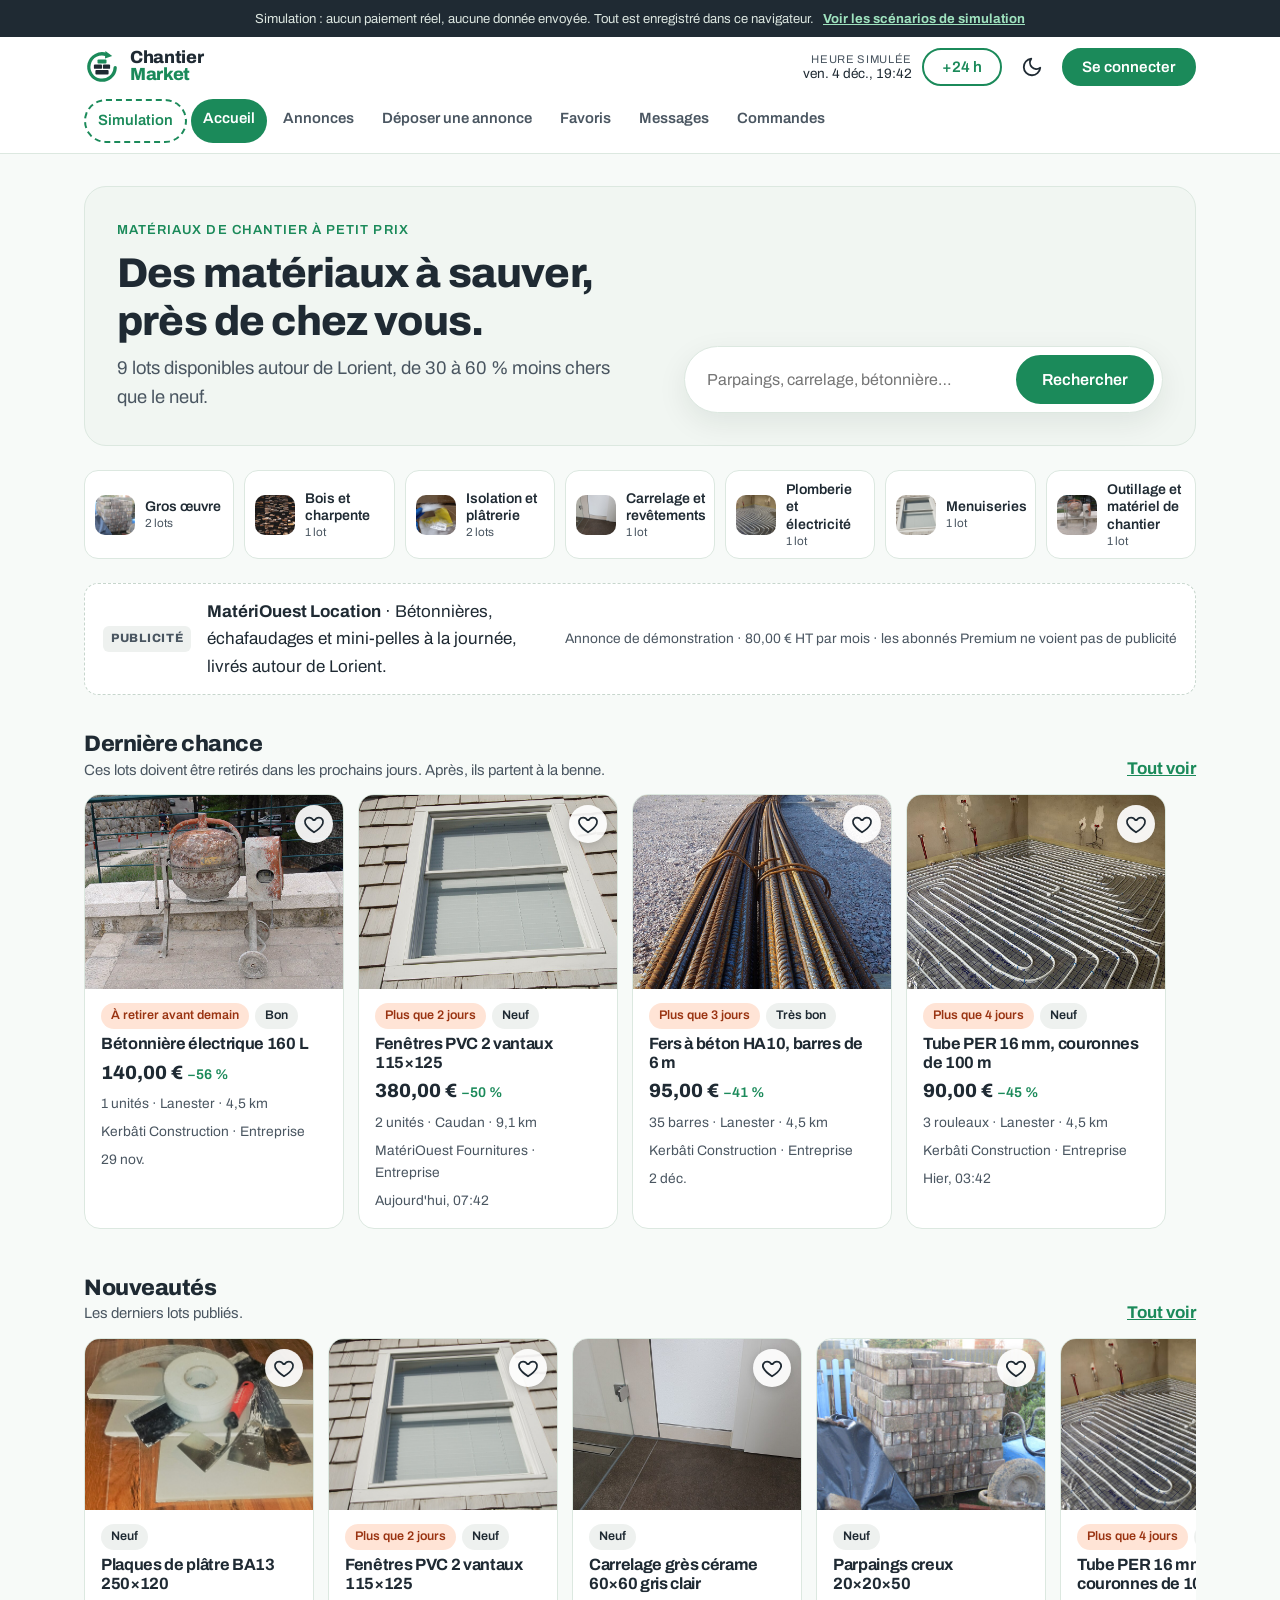
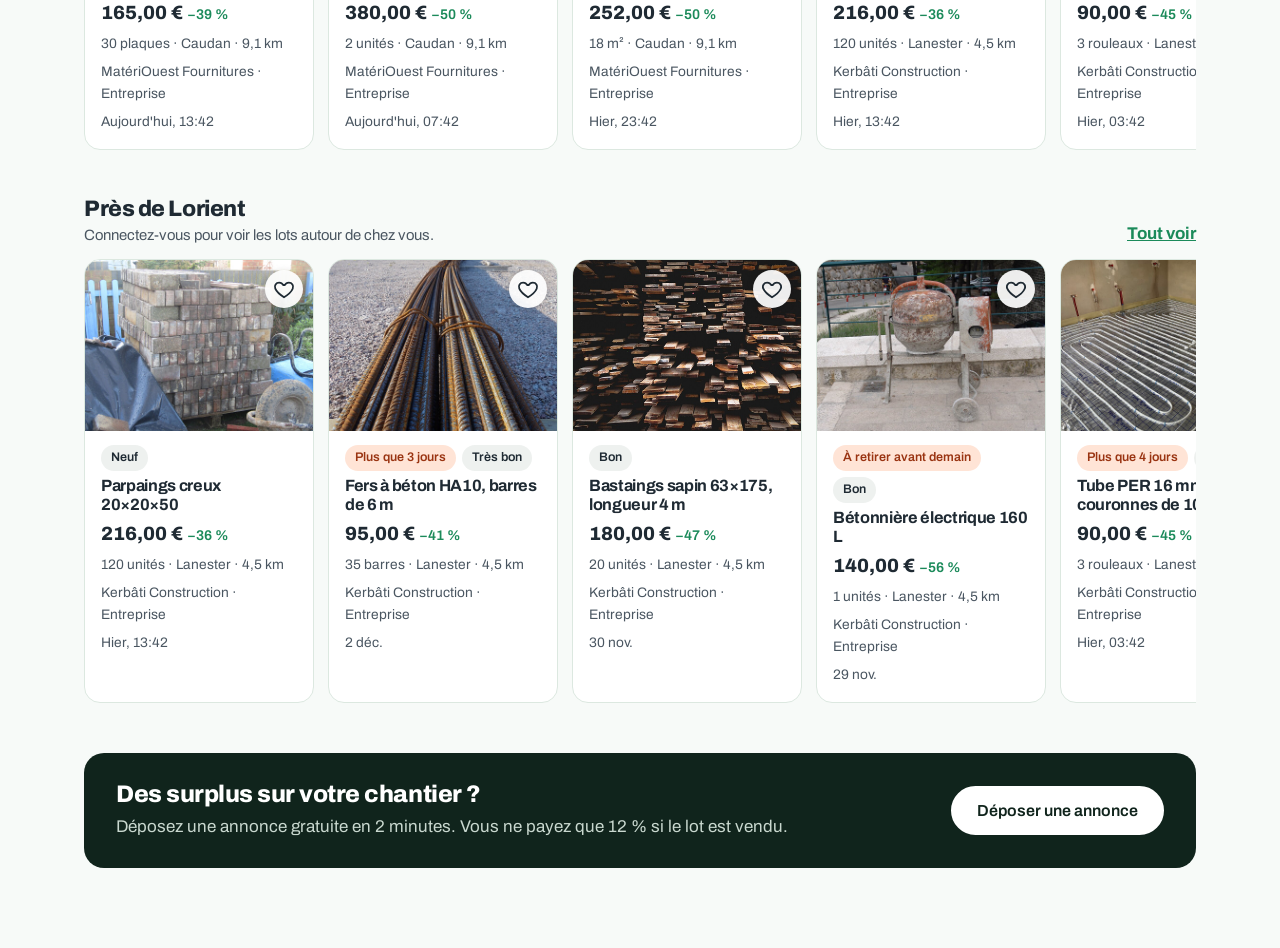
<file: app.html>
<!doctype html>
<html lang="fr">
<head>
  <meta charset="utf-8">
  <meta name="viewport" content="width=device-width, initial-scale=1">
  <title>Plateforme — ChantierMarket</title>
  <meta name="robots" content="noindex, nofollow">
  <link rel="icon" href="assets/favicon.svg" type="image/svg+xml">
  <link rel="preconnect" href="https://fonts.googleapis.com">
  <link rel="preconnect" href="https://fonts.gstatic.com" crossorigin>
  <link href="https://fonts.googleapis.com/css2?family=Archivo:wght@400;500;600;700;800&display=swap" rel="stylesheet">
  <link rel="stylesheet" href="styles.css">
  <script src="theme.js"></script>
  <link rel="stylesheet" href="app.css">
</head>
<body class="app">

<p class="notice">Simulation : aucun paiement réel, aucune donnée envoyée. Tout est enregistré dans ce navigateur. <a href="#demarrer">Voir les scénarios de simulation</a></p>

<header class="app-header">
  <div class="container app-header-inner">
    <a href="index.html" class="brand" aria-label="ChantierMarket, site vitrine">
      <img src="assets/logo-mark.svg" alt="" width="36" height="36">
      <span class="wordmark"><span>Chantier</span><span class="accent">Market</span></span>
    </a>

    <nav class="app-nav" aria-label="Plateforme">
      <a href="#demarrer" data-route="demarrer" class="nav-sim">Simulation</a>
      <a href="#accueil" data-route="accueil">Accueil</a>
      <a href="#catalogue" data-route="catalogue">Annonces</a>
      <a href="#vendre" data-route="vendre">Déposer une annonce</a>
      <a href="#favoris" data-route="favoris">Favoris</a>
      <a href="#messages" data-route="messages">Messages</a>
      <a href="#commandes" data-route="commandes">Commandes</a>
      <a href="#admin" data-route="admin" id="nav-admin" hidden>Administration</a>
    </nav>

    <div class="app-tools">
      <div class="clock" title="Heure de la simulation">
        <span class="clock-label">Heure simulée</span>
        <span id="clock">—</span>
      </div>
      <button type="button" class="btn btn-small btn-ghost" data-action="advance" data-hours="24" id="advance-24">+24 h</button>
      <button type="button" class="icon-btn" id="theme-toggle" data-action="theme-toggle" aria-label="Passer en mode nuit"></button>
      <a href="#notifications" class="notif-btn" id="notif-link" aria-label="Notifications">
        <svg viewBox="0 0 24 24" aria-hidden="true"><path d="M6 8a6 6 0 1 1 12 0c0 7 3 9 3 9H3s3-2 3-9M10.3 21a1.94 1.94 0 0 0 3.4 0"/></svg>
        <span id="notif-count" class="notif-count" hidden>0</span>
      </a>
      <div id="account-area" class="account-area"></div>
    </div>
  </div>
</header>

<main id="view" class="container app-main" tabindex="-1"></main>

<div id="toast" class="toast" role="status" aria-live="polite" hidden></div>

<script src="app.js"></script>
</body>
</html>
</file>
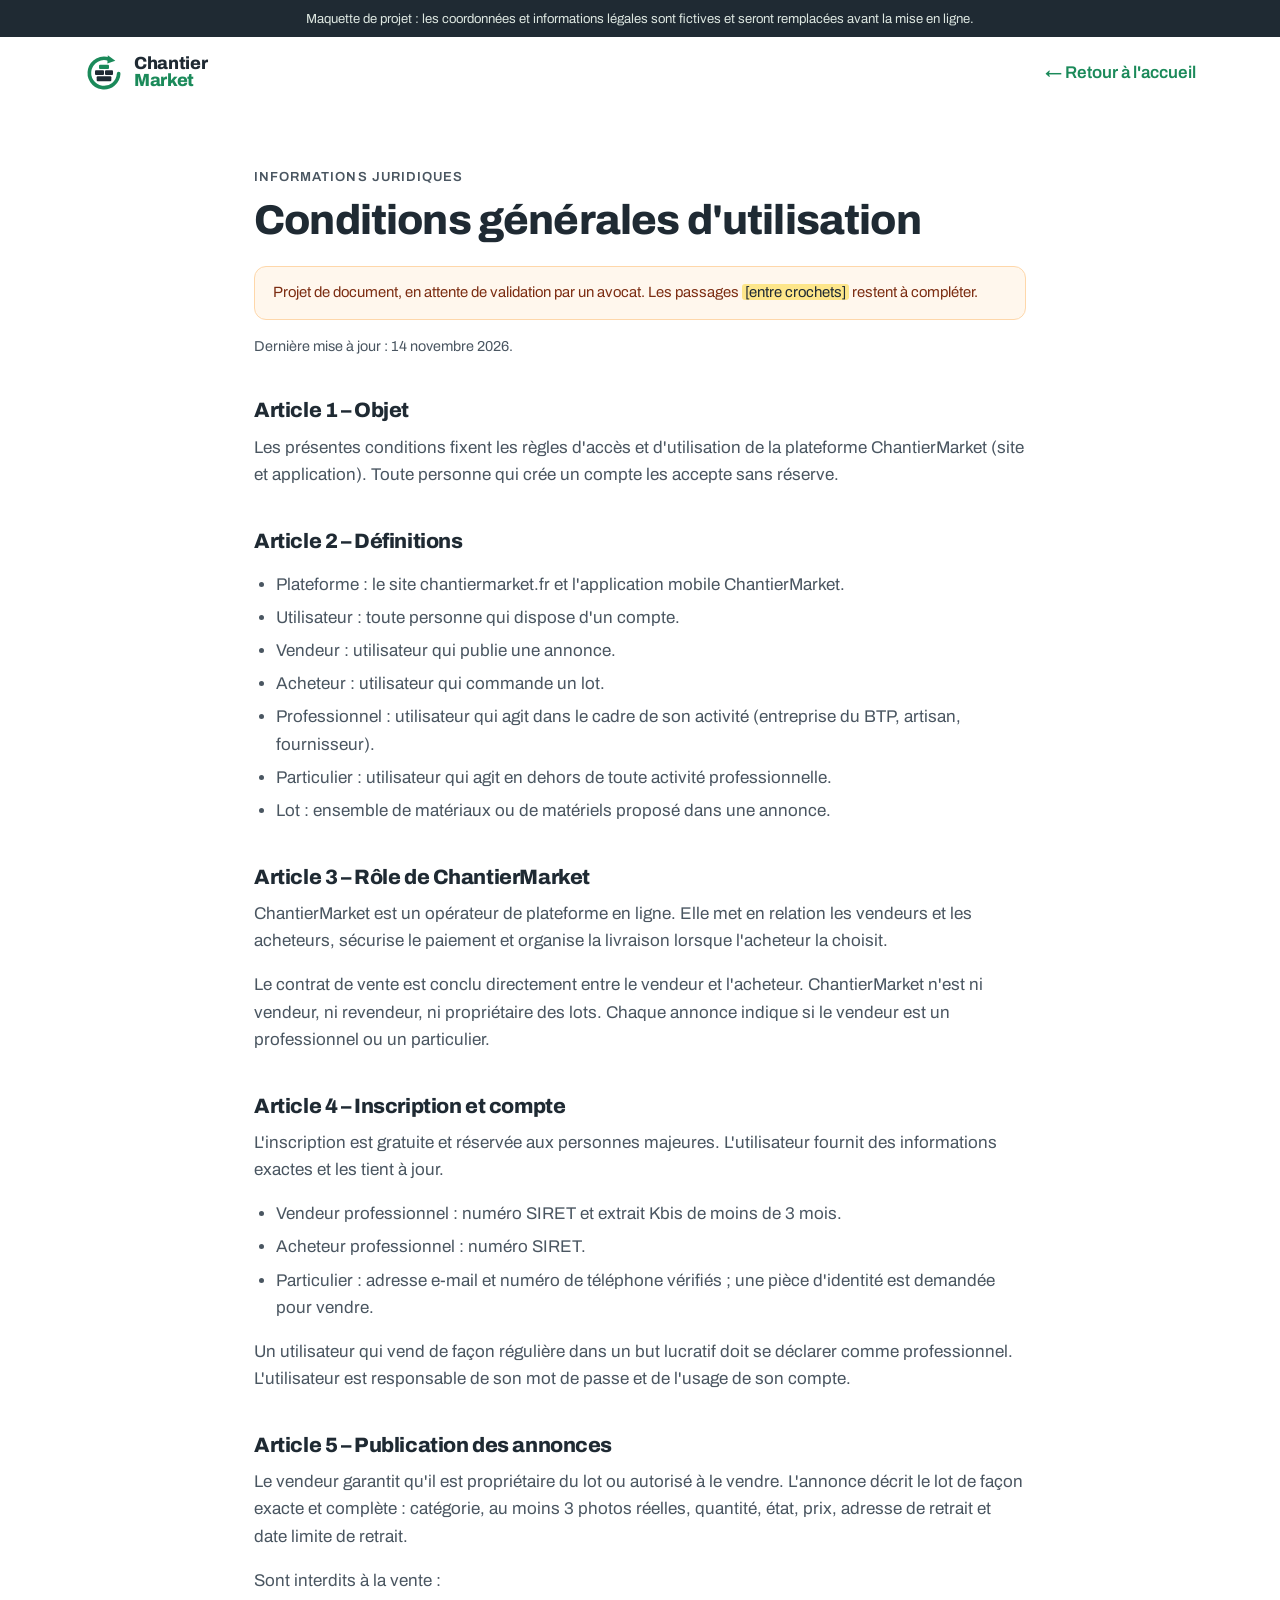
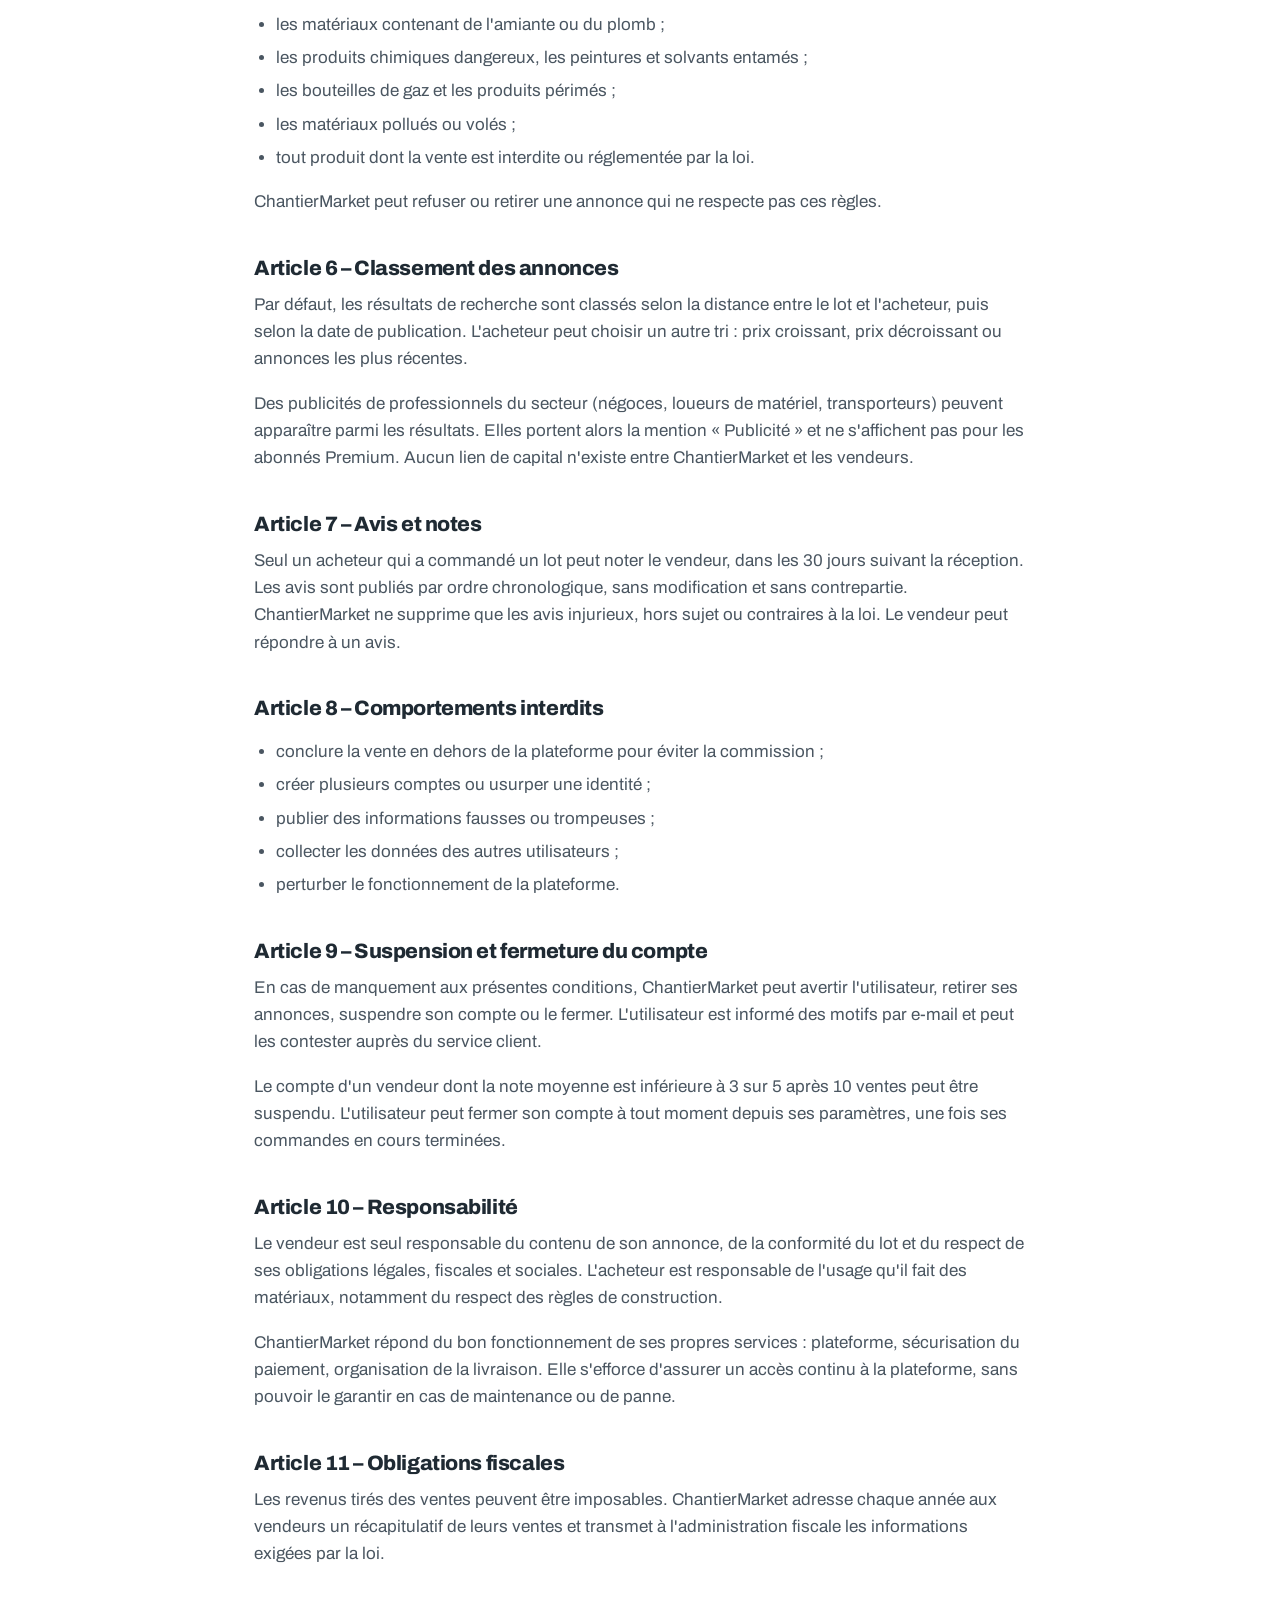
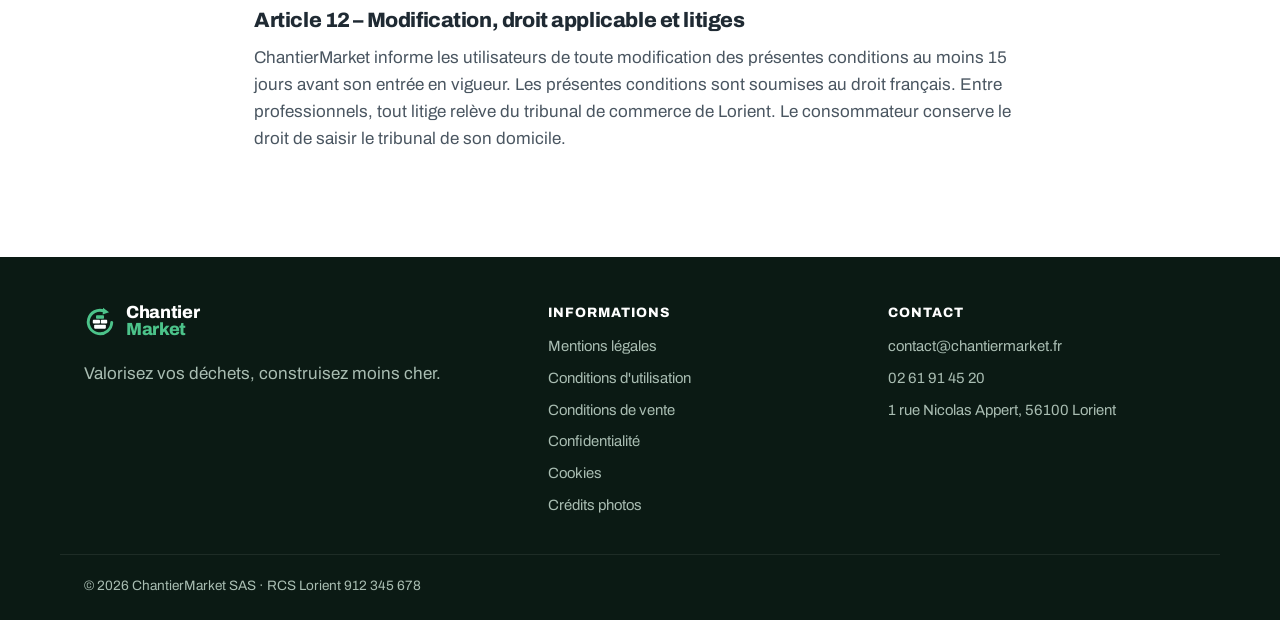
<file: cgu.html>
<!doctype html>
<html lang="fr">
<head>
  <meta charset="utf-8">
  <meta name="viewport" content="width=device-width, initial-scale=1">
  <title>Conditions générales d'utilisation — ChantierMarket</title>
  <meta name="robots" content="noindex">
  <link rel="icon" href="assets/favicon.svg" type="image/svg+xml">
  <link rel="preconnect" href="https://fonts.googleapis.com">
  <link rel="preconnect" href="https://fonts.gstatic.com" crossorigin>
  <link href="https://fonts.googleapis.com/css2?family=Archivo:wght@400;500;600;700;800&display=swap" rel="stylesheet">
  <link rel="stylesheet" href="styles.css">
  <script src="theme.js"></script>
</head>
<body>

<p class="notice">Maquette de projet : les coordonnées et informations légales sont fictives et seront remplacées avant la mise en ligne.</p>

<header class="site-header">
  <div class="container header-inner">
    <a href="index.html" class="brand" aria-label="ChantierMarket, accueil">
      <img src="assets/logo-mark.svg" alt="" width="40" height="40">
      <span class="wordmark"><span>Chantier</span><span class="accent">Market</span></span>
    </a>
    <a href="index.html" class="back-link">← Retour à l'accueil</a>
  </div>
</header>

<main class="legal">
  <div class="container container-narrow">
    <p class="eyebrow">Informations juridiques</p>
    <h1>Conditions générales d'utilisation</h1>
    <p class="draft">Projet de document, en attente de validation par un avocat. Les passages <mark class="todo">[entre crochets]</mark> restent à compléter.</p>
<p class="updated">Dernière mise à jour : 14 novembre 2026.</p>
<h2>Article 1 – Objet</h2>
<p>Les présentes conditions fixent les règles d'accès et d'utilisation de la plateforme ChantierMarket (site et application). Toute personne qui crée un compte les accepte sans réserve.</p>
<h2>Article 2 – Définitions</h2>
<ul>
<li>Plateforme : le site chantiermarket.fr et l'application mobile ChantierMarket.</li>
<li>Utilisateur : toute personne qui dispose d'un compte.</li>
<li>Vendeur : utilisateur qui publie une annonce.</li>
<li>Acheteur : utilisateur qui commande un lot.</li>
<li>Professionnel : utilisateur qui agit dans le cadre de son activité (entreprise du BTP, artisan, fournisseur).</li>
<li>Particulier : utilisateur qui agit en dehors de toute activité professionnelle.</li>
<li>Lot : ensemble de matériaux ou de matériels proposé dans une annonce.</li>
</ul>
<h2>Article 3 – Rôle de ChantierMarket</h2>
<p>ChantierMarket est un opérateur de plateforme en ligne. Elle met en relation les vendeurs et les acheteurs, sécurise le paiement et organise la livraison lorsque l'acheteur la choisit.</p>
<p>Le contrat de vente est conclu directement entre le vendeur et l'acheteur. ChantierMarket n'est ni vendeur, ni revendeur, ni propriétaire des lots. Chaque annonce indique si le vendeur est un professionnel ou un particulier.</p>
<h2>Article 4 – Inscription et compte</h2>
<p>L'inscription est gratuite et réservée aux personnes majeures. L'utilisateur fournit des informations exactes et les tient à jour.</p>
<ul>
<li>Vendeur professionnel : numéro SIRET et extrait Kbis de moins de 3 mois.</li>
<li>Acheteur professionnel : numéro SIRET.</li>
<li>Particulier : adresse e-mail et numéro de téléphone vérifiés ; une pièce d'identité est demandée pour vendre.</li>
</ul>
<p>Un utilisateur qui vend de façon régulière dans un but lucratif doit se déclarer comme professionnel. L'utilisateur est responsable de son mot de passe et de l'usage de son compte.</p>
<h2>Article 5 – Publication des annonces</h2>
<p>Le vendeur garantit qu'il est propriétaire du lot ou autorisé à le vendre. L'annonce décrit le lot de façon exacte et complète : catégorie, au moins 3 photos réelles, quantité, état, prix, adresse de retrait et date limite de retrait.</p>
<p>Sont interdits à la vente :</p>
<ul>
<li>les matériaux contenant de l'amiante ou du plomb ;</li>
<li>les produits chimiques dangereux, les peintures et solvants entamés ;</li>
<li>les bouteilles de gaz et les produits périmés ;</li>
<li>les matériaux pollués ou volés ;</li>
<li>tout produit dont la vente est interdite ou réglementée par la loi.</li>
</ul>
<p>ChantierMarket peut refuser ou retirer une annonce qui ne respecte pas ces règles.</p>
<h2>Article 6 – Classement des annonces</h2>
<p>Par défaut, les résultats de recherche sont classés selon la distance entre le lot et l'acheteur, puis selon la date de publication. L'acheteur peut choisir un autre tri : prix croissant, prix décroissant ou annonces les plus récentes.</p>
<p>Des publicités de professionnels du secteur (négoces, loueurs de matériel, transporteurs) peuvent apparaître parmi les résultats. Elles portent alors la mention « Publicité » et ne s'affichent pas pour les abonnés Premium. Aucun lien de capital n'existe entre ChantierMarket et les vendeurs.</p>
<h2>Article 7 – Avis et notes</h2>
<p>Seul un acheteur qui a commandé un lot peut noter le vendeur, dans les 30 jours suivant la réception. Les avis sont publiés par ordre chronologique, sans modification et sans contrepartie. ChantierMarket ne supprime que les avis injurieux, hors sujet ou contraires à la loi. Le vendeur peut répondre à un avis.</p>
<h2>Article 8 – Comportements interdits</h2>
<ul>
<li>conclure la vente en dehors de la plateforme pour éviter la commission ;</li>
<li>créer plusieurs comptes ou usurper une identité ;</li>
<li>publier des informations fausses ou trompeuses ;</li>
<li>collecter les données des autres utilisateurs ;</li>
<li>perturber le fonctionnement de la plateforme.</li>
</ul>
<h2>Article 9 – Suspension et fermeture du compte</h2>
<p>En cas de manquement aux présentes conditions, ChantierMarket peut avertir l'utilisateur, retirer ses annonces, suspendre son compte ou le fermer. L'utilisateur est informé des motifs par e-mail et peut les contester auprès du service client.</p>
<p>Le compte d'un vendeur dont la note moyenne est inférieure à 3 sur 5 après 10 ventes peut être suspendu. L'utilisateur peut fermer son compte à tout moment depuis ses paramètres, une fois ses commandes en cours terminées.</p>
<h2>Article 10 – Responsabilité</h2>
<p>Le vendeur est seul responsable du contenu de son annonce, de la conformité du lot et du respect de ses obligations légales, fiscales et sociales. L'acheteur est responsable de l'usage qu'il fait des matériaux, notamment du respect des règles de construction.</p>
<p>ChantierMarket répond du bon fonctionnement de ses propres services : plateforme, sécurisation du paiement, organisation de la livraison. Elle s'efforce d'assurer un accès continu à la plateforme, sans pouvoir le garantir en cas de maintenance ou de panne.</p>
<h2>Article 11 – Obligations fiscales</h2>
<p>Les revenus tirés des ventes peuvent être imposables. ChantierMarket adresse chaque année aux vendeurs un récapitulatif de leurs ventes et transmet à l'administration fiscale les informations exigées par la loi.</p>
<h2>Article 12 – Modification, droit applicable et litiges</h2>
<p>ChantierMarket informe les utilisateurs de toute modification des présentes conditions au moins 15 jours avant son entrée en vigueur. Les présentes conditions sont soumises au droit français. Entre professionnels, tout litige relève du tribunal de commerce de Lorient. Le consommateur conserve le droit de saisir le tribunal de son domicile.</p>

  </div>
</main>

<footer class="site-footer">
  <div class="container footer-grid">
    <div>
      <a href="index.html" class="brand brand-light" aria-label="ChantierMarket, accueil">
        <img src="assets/logo-mark-light.svg" alt="" width="32" height="32">
        <span class="wordmark"><span>Chantier</span><span class="accent">Market</span></span>
      </a>
      <p class="footer-slogan">Valorisez vos déchets, construisez moins cher.</p>
    </div>
    <nav aria-label="Informations juridiques">
      <h2 class="footer-title">Informations</h2>
      <ul class="footer-links">
        <li><a href="mentions-legales.html">Mentions légales</a></li>
        <li><a href="cgu.html">Conditions d'utilisation</a></li>
        <li><a href="cgv.html">Conditions de vente</a></li>
        <li><a href="confidentialite.html">Confidentialité</a></li>
        <li><a href="cookies.html">Cookies</a></li>
        <li><a href="credits-photos.html">Crédits photos</a></li>
      </ul>
    </nav>
    <div>
      <h2 class="footer-title">Contact</h2>
      <ul class="footer-links">
        <li><a href="mailto:contact@chantiermarket.fr">contact@chantiermarket.fr</a></li>
        <li><a href="tel:+33261914520">02 61 91 45 20</a></li>
        <li>1 rue Nicolas Appert, 56100 Lorient</li>
      </ul>
    </div>
  </div>
  <div class="container footer-bottom">
    <p>© 2026 ChantierMarket SAS · RCS Lorient 912 345 678</p>
  </div>
</footer>

</body>
</html>
</file>
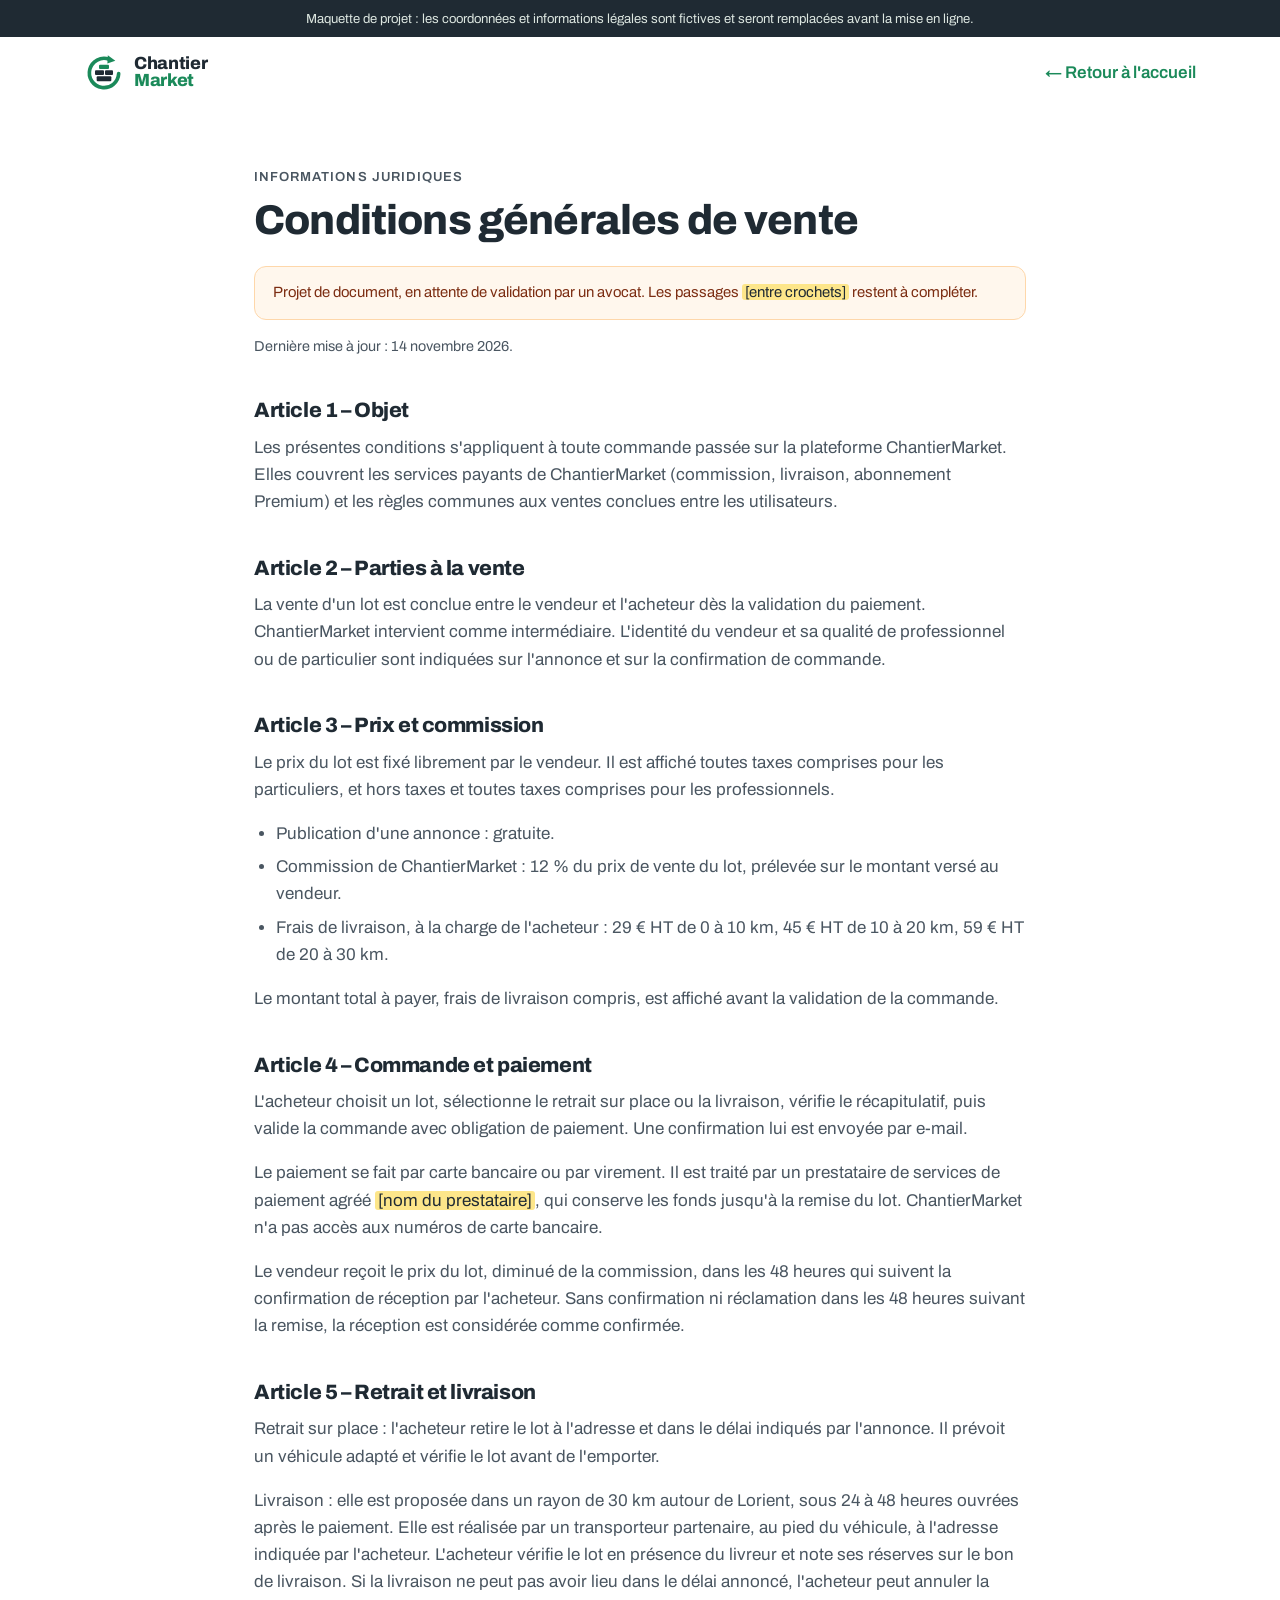
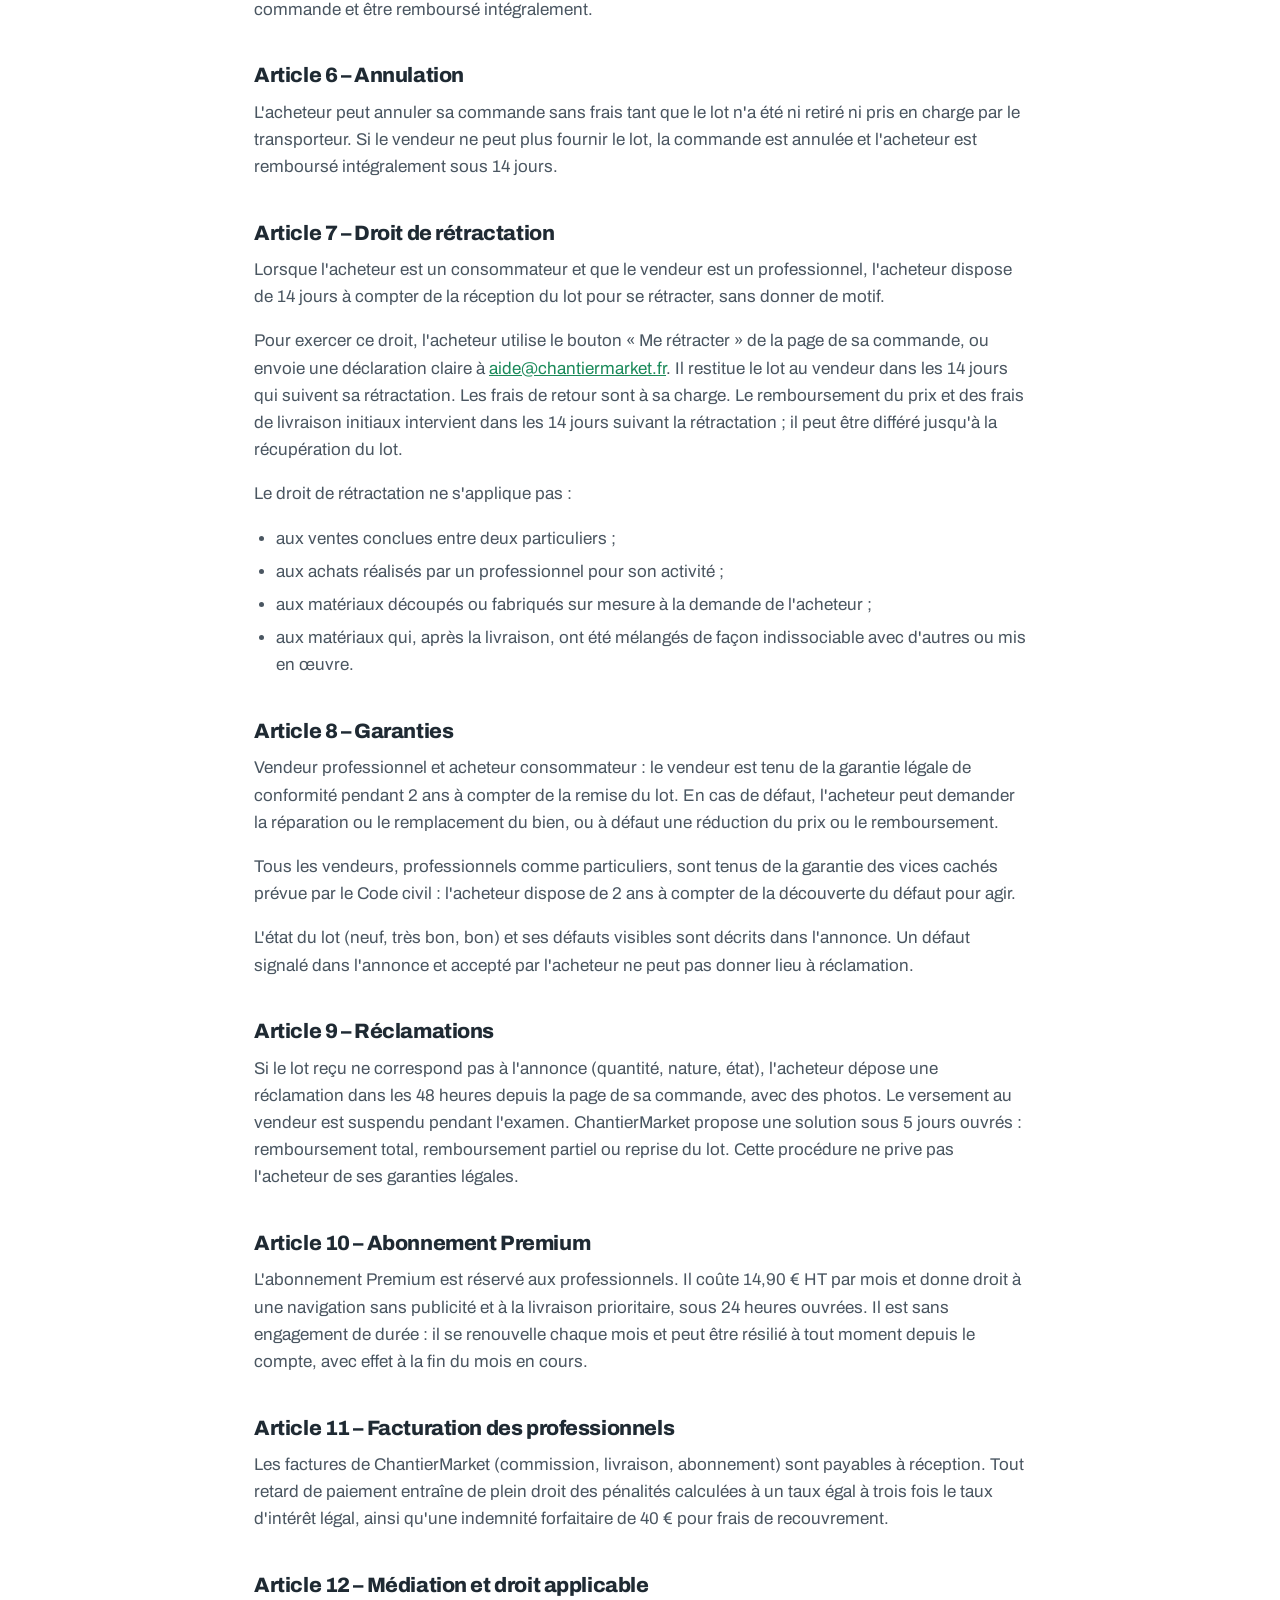
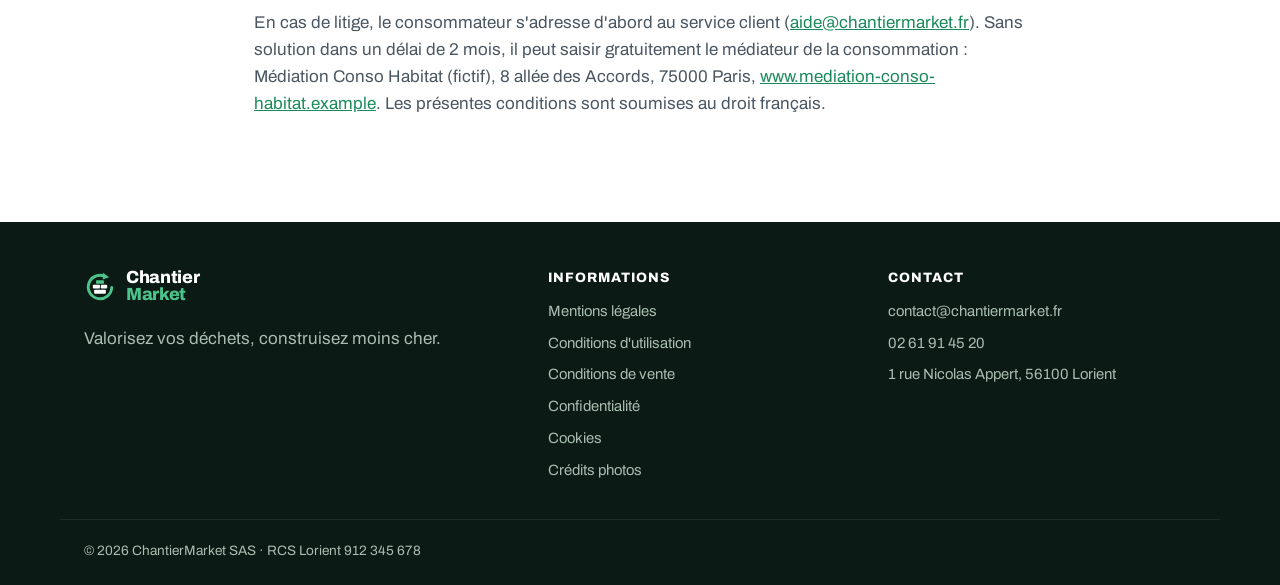
<file: cgv.html>
<!doctype html>
<html lang="fr">
<head>
  <meta charset="utf-8">
  <meta name="viewport" content="width=device-width, initial-scale=1">
  <title>Conditions générales de vente — ChantierMarket</title>
  <meta name="robots" content="noindex">
  <link rel="icon" href="assets/favicon.svg" type="image/svg+xml">
  <link rel="preconnect" href="https://fonts.googleapis.com">
  <link rel="preconnect" href="https://fonts.gstatic.com" crossorigin>
  <link href="https://fonts.googleapis.com/css2?family=Archivo:wght@400;500;600;700;800&display=swap" rel="stylesheet">
  <link rel="stylesheet" href="styles.css">
  <script src="theme.js"></script>
</head>
<body>

<p class="notice">Maquette de projet : les coordonnées et informations légales sont fictives et seront remplacées avant la mise en ligne.</p>

<header class="site-header">
  <div class="container header-inner">
    <a href="index.html" class="brand" aria-label="ChantierMarket, accueil">
      <img src="assets/logo-mark.svg" alt="" width="40" height="40">
      <span class="wordmark"><span>Chantier</span><span class="accent">Market</span></span>
    </a>
    <a href="index.html" class="back-link">← Retour à l'accueil</a>
  </div>
</header>

<main class="legal">
  <div class="container container-narrow">
    <p class="eyebrow">Informations juridiques</p>
    <h1>Conditions générales de vente</h1>
    <p class="draft">Projet de document, en attente de validation par un avocat. Les passages <mark class="todo">[entre crochets]</mark> restent à compléter.</p>
<p class="updated">Dernière mise à jour : 14 novembre 2026.</p>
<h2>Article 1 – Objet</h2>
<p>Les présentes conditions s'appliquent à toute commande passée sur la plateforme ChantierMarket. Elles couvrent les services payants de ChantierMarket (commission, livraison, abonnement Premium) et les règles communes aux ventes conclues entre les utilisateurs.</p>
<h2>Article 2 – Parties à la vente</h2>
<p>La vente d'un lot est conclue entre le vendeur et l'acheteur dès la validation du paiement. ChantierMarket intervient comme intermédiaire. L'identité du vendeur et sa qualité de professionnel ou de particulier sont indiquées sur l'annonce et sur la confirmation de commande.</p>
<h2>Article 3 – Prix et commission</h2>
<p>Le prix du lot est fixé librement par le vendeur. Il est affiché toutes taxes comprises pour les particuliers, et hors taxes et toutes taxes comprises pour les professionnels.</p>
<ul>
<li>Publication d'une annonce : gratuite.</li>
<li>Commission de ChantierMarket : 12 % du prix de vente du lot, prélevée sur le montant versé au vendeur.</li>
<li>Frais de livraison, à la charge de l'acheteur : 29 € HT de 0 à 10 km, 45 € HT de 10 à 20 km, 59 € HT de 20 à 30 km.</li>
</ul>
<p>Le montant total à payer, frais de livraison compris, est affiché avant la validation de la commande.</p>
<h2>Article 4 – Commande et paiement</h2>
<p>L'acheteur choisit un lot, sélectionne le retrait sur place ou la livraison, vérifie le récapitulatif, puis valide la commande avec obligation de paiement. Une confirmation lui est envoyée par e-mail.</p>
<p>Le paiement se fait par carte bancaire ou par virement. Il est traité par un prestataire de services de paiement agréé <mark class="todo">[nom du prestataire]</mark>, qui conserve les fonds jusqu'à la remise du lot. ChantierMarket n'a pas accès aux numéros de carte bancaire.</p>
<p>Le vendeur reçoit le prix du lot, diminué de la commission, dans les 48 heures qui suivent la confirmation de réception par l'acheteur. Sans confirmation ni réclamation dans les 48 heures suivant la remise, la réception est considérée comme confirmée.</p>
<h2>Article 5 – Retrait et livraison</h2>
<p>Retrait sur place : l'acheteur retire le lot à l'adresse et dans le délai indiqués par l'annonce. Il prévoit un véhicule adapté et vérifie le lot avant de l'emporter.</p>
<p>Livraison : elle est proposée dans un rayon de 30 km autour de Lorient, sous 24 à 48 heures ouvrées après le paiement. Elle est réalisée par un transporteur partenaire, au pied du véhicule, à l'adresse indiquée par l'acheteur. L'acheteur vérifie le lot en présence du livreur et note ses réserves sur le bon de livraison. Si la livraison ne peut pas avoir lieu dans le délai annoncé, l'acheteur peut annuler la commande et être remboursé intégralement.</p>
<h2>Article 6 – Annulation</h2>
<p>L'acheteur peut annuler sa commande sans frais tant que le lot n'a été ni retiré ni pris en charge par le transporteur. Si le vendeur ne peut plus fournir le lot, la commande est annulée et l'acheteur est remboursé intégralement sous 14 jours.</p>
<h2>Article 7 – Droit de rétractation</h2>
<p>Lorsque l'acheteur est un consommateur et que le vendeur est un professionnel, l'acheteur dispose de 14 jours à compter de la réception du lot pour se rétracter, sans donner de motif.</p>
<p>Pour exercer ce droit, l'acheteur utilise le bouton « Me rétracter » de la page de sa commande, ou envoie une déclaration claire à <a href="mailto:aide@chantiermarket.fr">aide@chantiermarket.fr</a>. Il restitue le lot au vendeur dans les 14 jours qui suivent sa rétractation. Les frais de retour sont à sa charge. Le remboursement du prix et des frais de livraison initiaux intervient dans les 14 jours suivant la rétractation ; il peut être différé jusqu'à la récupération du lot.</p>
<p>Le droit de rétractation ne s'applique pas :</p>
<ul>
<li>aux ventes conclues entre deux particuliers ;</li>
<li>aux achats réalisés par un professionnel pour son activité ;</li>
<li>aux matériaux découpés ou fabriqués sur mesure à la demande de l'acheteur ;</li>
<li>aux matériaux qui, après la livraison, ont été mélangés de façon indissociable avec d'autres ou mis en œuvre.</li>
</ul>
<h2>Article 8 – Garanties</h2>
<p>Vendeur professionnel et acheteur consommateur : le vendeur est tenu de la garantie légale de conformité pendant 2 ans à compter de la remise du lot. En cas de défaut, l'acheteur peut demander la réparation ou le remplacement du bien, ou à défaut une réduction du prix ou le remboursement.</p>
<p>Tous les vendeurs, professionnels comme particuliers, sont tenus de la garantie des vices cachés prévue par le Code civil : l'acheteur dispose de 2 ans à compter de la découverte du défaut pour agir.</p>
<p>L'état du lot (neuf, très bon, bon) et ses défauts visibles sont décrits dans l'annonce. Un défaut signalé dans l'annonce et accepté par l'acheteur ne peut pas donner lieu à réclamation.</p>
<h2>Article 9 – Réclamations</h2>
<p>Si le lot reçu ne correspond pas à l'annonce (quantité, nature, état), l'acheteur dépose une réclamation dans les 48 heures depuis la page de sa commande, avec des photos. Le versement au vendeur est suspendu pendant l'examen. ChantierMarket propose une solution sous 5 jours ouvrés : remboursement total, remboursement partiel ou reprise du lot. Cette procédure ne prive pas l'acheteur de ses garanties légales.</p>
<h2>Article 10 – Abonnement Premium</h2>
<p>L'abonnement Premium est réservé aux professionnels. Il coûte 14,90 € HT par mois et donne droit à une navigation sans publicité et à la livraison prioritaire, sous 24 heures ouvrées. Il est sans engagement de durée : il se renouvelle chaque mois et peut être résilié à tout moment depuis le compte, avec effet à la fin du mois en cours.</p>
<h2>Article 11 – Facturation des professionnels</h2>
<p>Les factures de ChantierMarket (commission, livraison, abonnement) sont payables à réception. Tout retard de paiement entraîne de plein droit des pénalités calculées à un taux égal à trois fois le taux d'intérêt légal, ainsi qu'une indemnité forfaitaire de 40 € pour frais de recouvrement.</p>
<h2>Article 12 – Médiation et droit applicable</h2>
<p>En cas de litige, le consommateur s'adresse d'abord au service client (<a href="mailto:aide@chantiermarket.fr">aide@chantiermarket.fr</a>). Sans solution dans un délai de 2 mois, il peut saisir gratuitement le médiateur de la consommation : Médiation Conso Habitat (fictif), 8 allée des Accords, 75000 Paris, <a href="https://www.mediation-conso-habitat.example" rel="noopener">www.mediation-conso-habitat.example</a>. Les présentes conditions sont soumises au droit français.</p>

  </div>
</main>

<footer class="site-footer">
  <div class="container footer-grid">
    <div>
      <a href="index.html" class="brand brand-light" aria-label="ChantierMarket, accueil">
        <img src="assets/logo-mark-light.svg" alt="" width="32" height="32">
        <span class="wordmark"><span>Chantier</span><span class="accent">Market</span></span>
      </a>
      <p class="footer-slogan">Valorisez vos déchets, construisez moins cher.</p>
    </div>
    <nav aria-label="Informations juridiques">
      <h2 class="footer-title">Informations</h2>
      <ul class="footer-links">
        <li><a href="mentions-legales.html">Mentions légales</a></li>
        <li><a href="cgu.html">Conditions d'utilisation</a></li>
        <li><a href="cgv.html">Conditions de vente</a></li>
        <li><a href="confidentialite.html">Confidentialité</a></li>
        <li><a href="cookies.html">Cookies</a></li>
        <li><a href="credits-photos.html">Crédits photos</a></li>
      </ul>
    </nav>
    <div>
      <h2 class="footer-title">Contact</h2>
      <ul class="footer-links">
        <li><a href="mailto:contact@chantiermarket.fr">contact@chantiermarket.fr</a></li>
        <li><a href="tel:+33261914520">02 61 91 45 20</a></li>
        <li>1 rue Nicolas Appert, 56100 Lorient</li>
      </ul>
    </div>
  </div>
  <div class="container footer-bottom">
    <p>© 2026 ChantierMarket SAS · RCS Lorient 912 345 678</p>
  </div>
</footer>

</body>
</html>
</file>
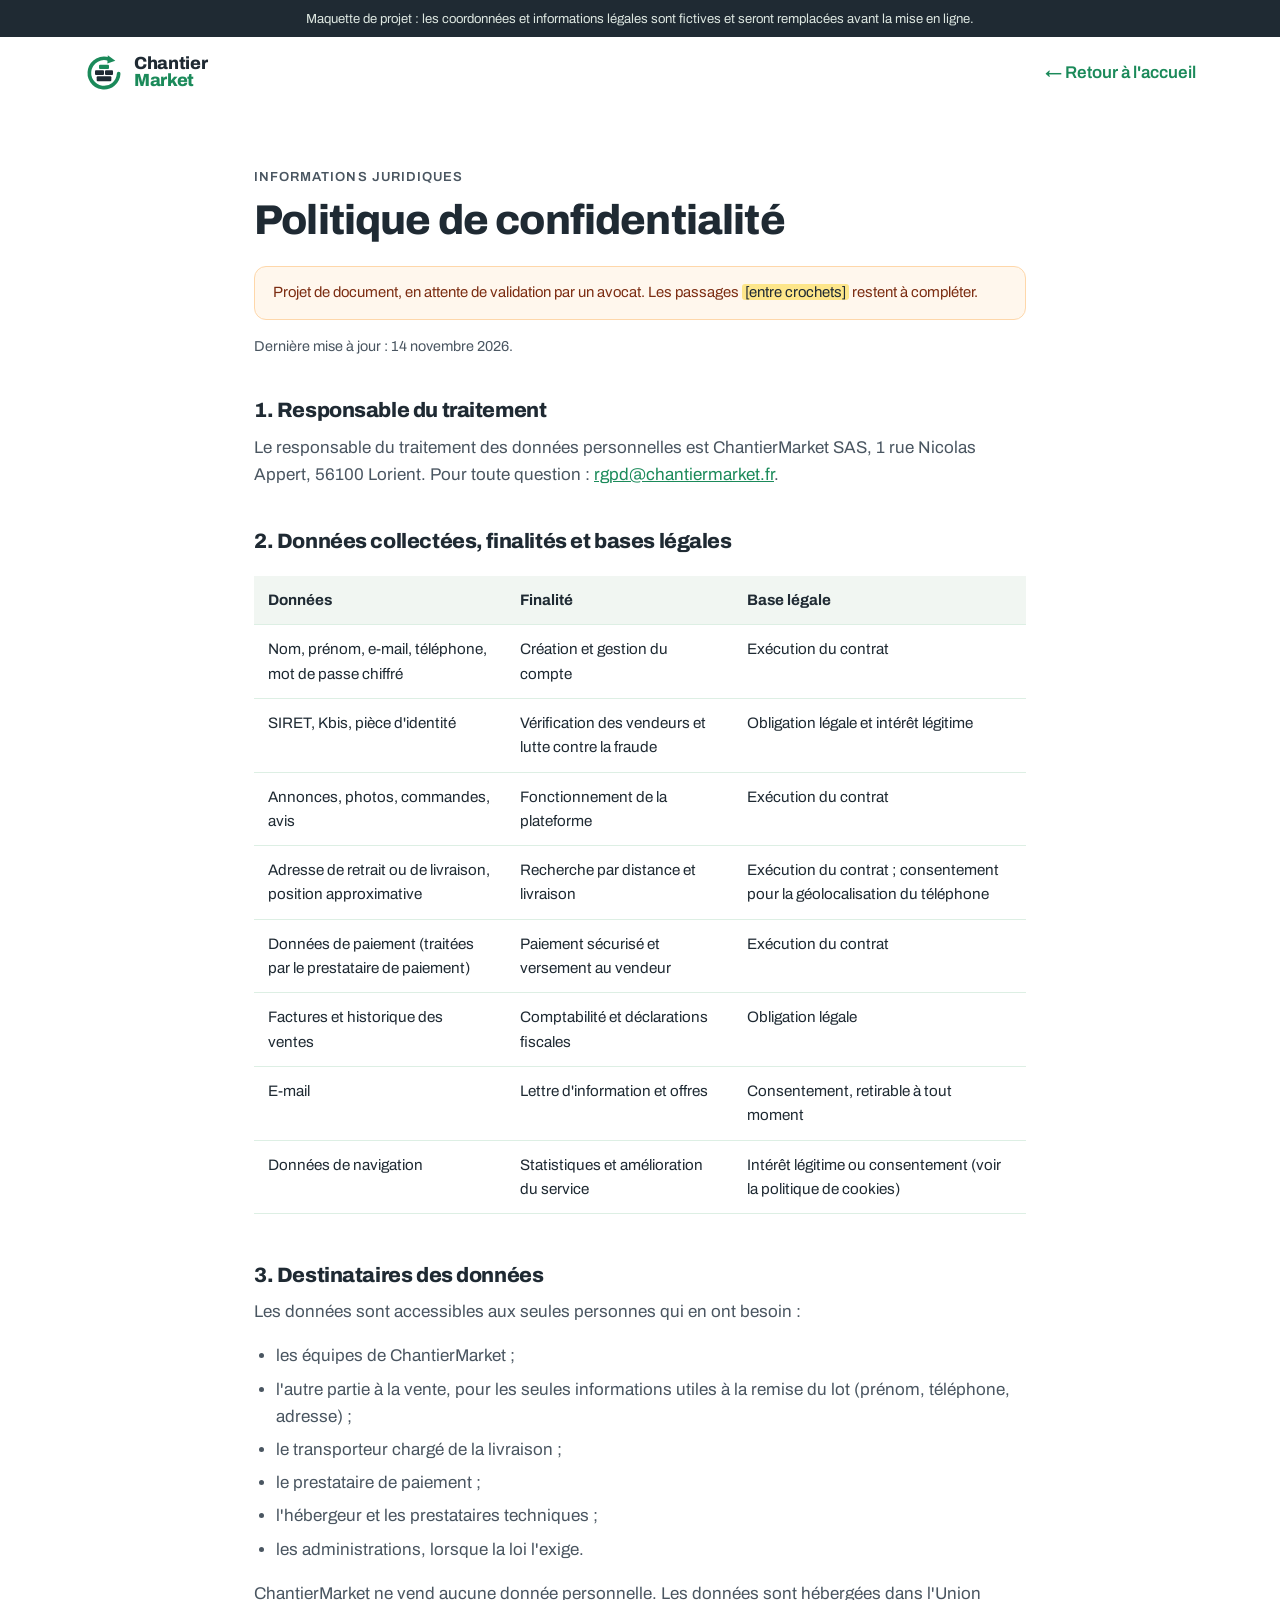
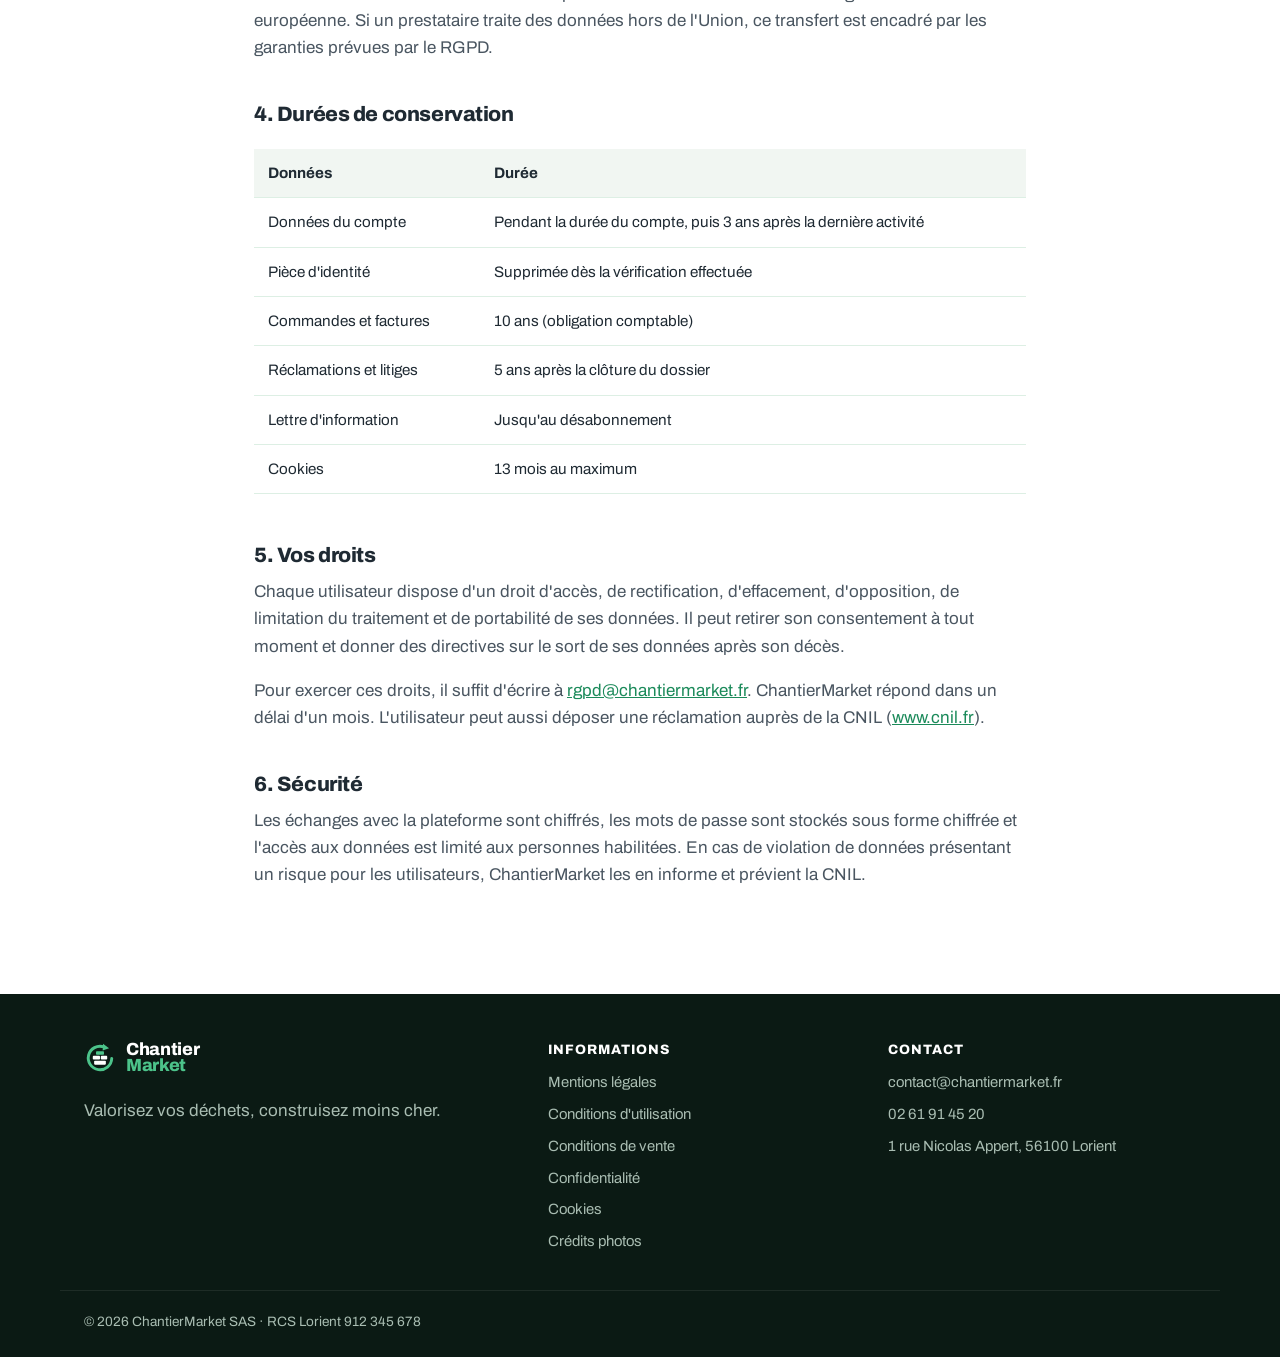
<file: confidentialite.html>
<!doctype html>
<html lang="fr">
<head>
  <meta charset="utf-8">
  <meta name="viewport" content="width=device-width, initial-scale=1">
  <title>Politique de confidentialité — ChantierMarket</title>
  <meta name="robots" content="noindex">
  <link rel="icon" href="assets/favicon.svg" type="image/svg+xml">
  <link rel="preconnect" href="https://fonts.googleapis.com">
  <link rel="preconnect" href="https://fonts.gstatic.com" crossorigin>
  <link href="https://fonts.googleapis.com/css2?family=Archivo:wght@400;500;600;700;800&display=swap" rel="stylesheet">
  <link rel="stylesheet" href="styles.css">
  <script src="theme.js"></script>
</head>
<body>

<p class="notice">Maquette de projet : les coordonnées et informations légales sont fictives et seront remplacées avant la mise en ligne.</p>

<header class="site-header">
  <div class="container header-inner">
    <a href="index.html" class="brand" aria-label="ChantierMarket, accueil">
      <img src="assets/logo-mark.svg" alt="" width="40" height="40">
      <span class="wordmark"><span>Chantier</span><span class="accent">Market</span></span>
    </a>
    <a href="index.html" class="back-link">← Retour à l'accueil</a>
  </div>
</header>

<main class="legal">
  <div class="container container-narrow">
    <p class="eyebrow">Informations juridiques</p>
    <h1>Politique de confidentialité</h1>
    <p class="draft">Projet de document, en attente de validation par un avocat. Les passages <mark class="todo">[entre crochets]</mark> restent à compléter.</p>
<p class="updated">Dernière mise à jour : 14 novembre 2026.</p>
<h2>1. Responsable du traitement</h2>
<p>Le responsable du traitement des données personnelles est ChantierMarket SAS, 1 rue Nicolas Appert, 56100 Lorient. Pour toute question : <a href="mailto:rgpd@chantiermarket.fr">rgpd@chantiermarket.fr</a>.</p>
<h2>2. Données collectées, finalités et bases légales</h2>
<div class="table-wrap"><table>
<thead><tr><th>Données</th><th>Finalité</th><th>Base légale</th></tr></thead><tbody>
<tr><td>Nom, prénom, e-mail, téléphone, mot de passe chiffré</td><td>Création et gestion du compte</td><td>Exécution du contrat</td></tr>
<tr><td>SIRET, Kbis, pièce d'identité</td><td>Vérification des vendeurs et lutte contre la fraude</td><td>Obligation légale et intérêt légitime</td></tr>
<tr><td>Annonces, photos, commandes, avis</td><td>Fonctionnement de la plateforme</td><td>Exécution du contrat</td></tr>
<tr><td>Adresse de retrait ou de livraison, position approximative</td><td>Recherche par distance et livraison</td><td>Exécution du contrat ; consentement pour la géolocalisation du téléphone</td></tr>
<tr><td>Données de paiement (traitées par le prestataire de paiement)</td><td>Paiement sécurisé et versement au vendeur</td><td>Exécution du contrat</td></tr>
<tr><td>Factures et historique des ventes</td><td>Comptabilité et déclarations fiscales</td><td>Obligation légale</td></tr>
<tr><td>E-mail</td><td>Lettre d'information et offres</td><td>Consentement, retirable à tout moment</td></tr>
<tr><td>Données de navigation</td><td>Statistiques et amélioration du service</td><td>Intérêt légitime ou consentement (voir la politique de cookies)</td></tr>
</tbody></table></div>
<h2>3. Destinataires des données</h2>
<p>Les données sont accessibles aux seules personnes qui en ont besoin :</p>
<ul>
<li>les équipes de ChantierMarket ;</li>
<li>l'autre partie à la vente, pour les seules informations utiles à la remise du lot (prénom, téléphone, adresse) ;</li>
<li>le transporteur chargé de la livraison ;</li>
<li>le prestataire de paiement ;</li>
<li>l'hébergeur et les prestataires techniques ;</li>
<li>les administrations, lorsque la loi l'exige.</li>
</ul>
<p>ChantierMarket ne vend aucune donnée personnelle. Les données sont hébergées dans l'Union européenne. Si un prestataire traite des données hors de l'Union, ce transfert est encadré par les garanties prévues par le RGPD.</p>
<h2>4. Durées de conservation</h2>
<div class="table-wrap"><table>
<thead><tr><th>Données</th><th>Durée</th></tr></thead><tbody>
<tr><td>Données du compte</td><td>Pendant la durée du compte, puis 3 ans après la dernière activité</td></tr>
<tr><td>Pièce d'identité</td><td>Supprimée dès la vérification effectuée</td></tr>
<tr><td>Commandes et factures</td><td>10 ans (obligation comptable)</td></tr>
<tr><td>Réclamations et litiges</td><td>5 ans après la clôture du dossier</td></tr>
<tr><td>Lettre d'information</td><td>Jusqu'au désabonnement</td></tr>
<tr><td>Cookies</td><td>13 mois au maximum</td></tr>
</tbody></table></div>
<h2>5. Vos droits</h2>
<p>Chaque utilisateur dispose d'un droit d'accès, de rectification, d'effacement, d'opposition, de limitation du traitement et de portabilité de ses données. Il peut retirer son consentement à tout moment et donner des directives sur le sort de ses données après son décès.</p>
<p>Pour exercer ces droits, il suffit d'écrire à <a href="mailto:rgpd@chantiermarket.fr">rgpd@chantiermarket.fr</a>. ChantierMarket répond dans un délai d'un mois. L'utilisateur peut aussi déposer une réclamation auprès de la CNIL (<a href="https://www.cnil.fr" rel="noopener">www.cnil.fr</a>).</p>
<h2>6. Sécurité</h2>
<p>Les échanges avec la plateforme sont chiffrés, les mots de passe sont stockés sous forme chiffrée et l'accès aux données est limité aux personnes habilitées. En cas de violation de données présentant un risque pour les utilisateurs, ChantierMarket les en informe et prévient la CNIL.</p>

  </div>
</main>

<footer class="site-footer">
  <div class="container footer-grid">
    <div>
      <a href="index.html" class="brand brand-light" aria-label="ChantierMarket, accueil">
        <img src="assets/logo-mark-light.svg" alt="" width="32" height="32">
        <span class="wordmark"><span>Chantier</span><span class="accent">Market</span></span>
      </a>
      <p class="footer-slogan">Valorisez vos déchets, construisez moins cher.</p>
    </div>
    <nav aria-label="Informations juridiques">
      <h2 class="footer-title">Informations</h2>
      <ul class="footer-links">
        <li><a href="mentions-legales.html">Mentions légales</a></li>
        <li><a href="cgu.html">Conditions d'utilisation</a></li>
        <li><a href="cgv.html">Conditions de vente</a></li>
        <li><a href="confidentialite.html">Confidentialité</a></li>
        <li><a href="cookies.html">Cookies</a></li>
        <li><a href="credits-photos.html">Crédits photos</a></li>
      </ul>
    </nav>
    <div>
      <h2 class="footer-title">Contact</h2>
      <ul class="footer-links">
        <li><a href="mailto:contact@chantiermarket.fr">contact@chantiermarket.fr</a></li>
        <li><a href="tel:+33261914520">02 61 91 45 20</a></li>
        <li>1 rue Nicolas Appert, 56100 Lorient</li>
      </ul>
    </div>
  </div>
  <div class="container footer-bottom">
    <p>© 2026 ChantierMarket SAS · RCS Lorient 912 345 678</p>
  </div>
</footer>

</body>
</html>
</file>
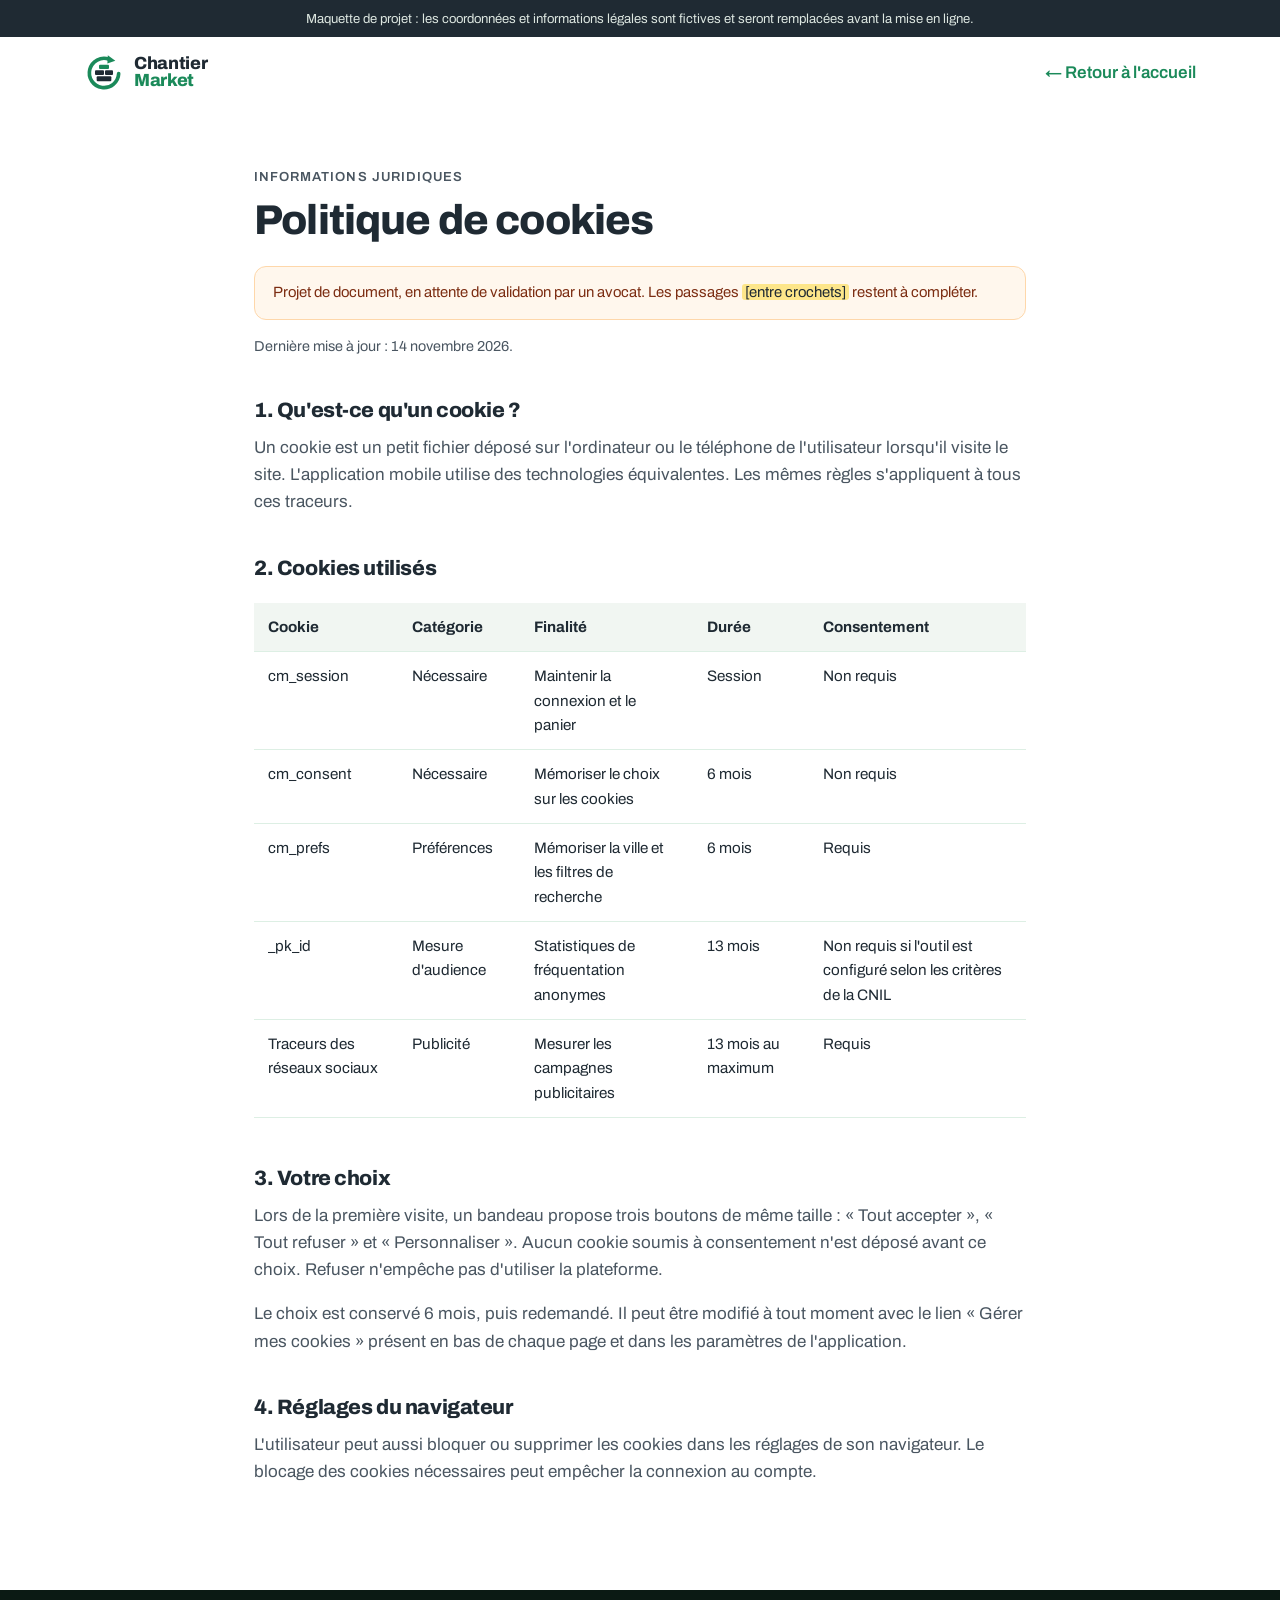
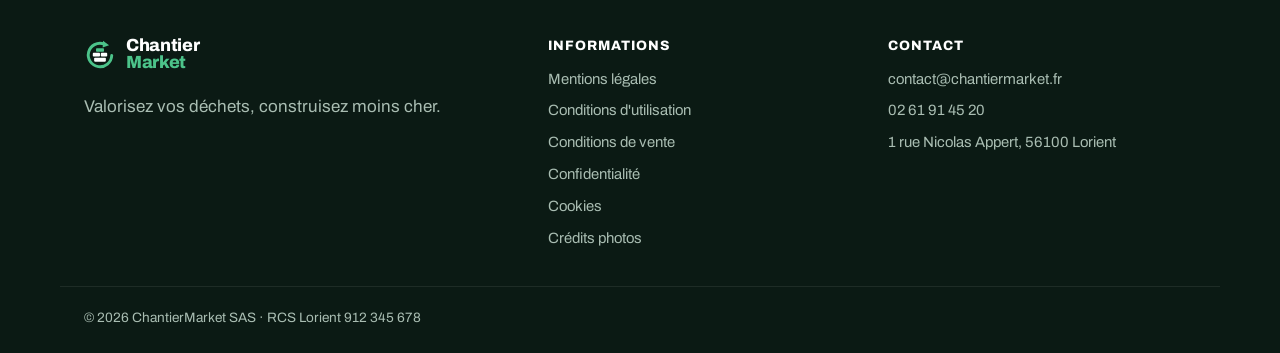
<file: cookies.html>
<!doctype html>
<html lang="fr">
<head>
  <meta charset="utf-8">
  <meta name="viewport" content="width=device-width, initial-scale=1">
  <title>Politique de cookies — ChantierMarket</title>
  <meta name="robots" content="noindex">
  <link rel="icon" href="assets/favicon.svg" type="image/svg+xml">
  <link rel="preconnect" href="https://fonts.googleapis.com">
  <link rel="preconnect" href="https://fonts.gstatic.com" crossorigin>
  <link href="https://fonts.googleapis.com/css2?family=Archivo:wght@400;500;600;700;800&display=swap" rel="stylesheet">
  <link rel="stylesheet" href="styles.css">
  <script src="theme.js"></script>
</head>
<body>

<p class="notice">Maquette de projet : les coordonnées et informations légales sont fictives et seront remplacées avant la mise en ligne.</p>

<header class="site-header">
  <div class="container header-inner">
    <a href="index.html" class="brand" aria-label="ChantierMarket, accueil">
      <img src="assets/logo-mark.svg" alt="" width="40" height="40">
      <span class="wordmark"><span>Chantier</span><span class="accent">Market</span></span>
    </a>
    <a href="index.html" class="back-link">← Retour à l'accueil</a>
  </div>
</header>

<main class="legal">
  <div class="container container-narrow">
    <p class="eyebrow">Informations juridiques</p>
    <h1>Politique de cookies</h1>
    <p class="draft">Projet de document, en attente de validation par un avocat. Les passages <mark class="todo">[entre crochets]</mark> restent à compléter.</p>
<p class="updated">Dernière mise à jour : 14 novembre 2026.</p>
<h2>1. Qu'est-ce qu'un cookie ?</h2>
<p>Un cookie est un petit fichier déposé sur l'ordinateur ou le téléphone de l'utilisateur lorsqu'il visite le site. L'application mobile utilise des technologies équivalentes. Les mêmes règles s'appliquent à tous ces traceurs.</p>
<h2>2. Cookies utilisés</h2>
<div class="table-wrap"><table>
<thead><tr><th>Cookie</th><th>Catégorie</th><th>Finalité</th><th>Durée</th><th>Consentement</th></tr></thead><tbody>
<tr><td>cm_session</td><td>Nécessaire</td><td>Maintenir la connexion et le panier</td><td>Session</td><td>Non requis</td></tr>
<tr><td>cm_consent</td><td>Nécessaire</td><td>Mémoriser le choix sur les cookies</td><td>6 mois</td><td>Non requis</td></tr>
<tr><td>cm_prefs</td><td>Préférences</td><td>Mémoriser la ville et les filtres de recherche</td><td>6 mois</td><td>Requis</td></tr>
<tr><td>_pk_id</td><td>Mesure d'audience</td><td>Statistiques de fréquentation anonymes</td><td>13 mois</td><td>Non requis si l'outil est configuré selon les critères de la CNIL</td></tr>
<tr><td>Traceurs des réseaux sociaux</td><td>Publicité</td><td>Mesurer les campagnes publicitaires</td><td>13 mois au maximum</td><td>Requis</td></tr>
</tbody></table></div>
<h2>3. Votre choix</h2>
<p>Lors de la première visite, un bandeau propose trois boutons de même taille : « Tout accepter », « Tout refuser » et « Personnaliser ». Aucun cookie soumis à consentement n'est déposé avant ce choix. Refuser n'empêche pas d'utiliser la plateforme.</p>
<p>Le choix est conservé 6 mois, puis redemandé. Il peut être modifié à tout moment avec le lien « Gérer mes cookies » présent en bas de chaque page et dans les paramètres de l'application.</p>
<h2>4. Réglages du navigateur</h2>
<p>L'utilisateur peut aussi bloquer ou supprimer les cookies dans les réglages de son navigateur. Le blocage des cookies nécessaires peut empêcher la connexion au compte.</p>

  </div>
</main>

<footer class="site-footer">
  <div class="container footer-grid">
    <div>
      <a href="index.html" class="brand brand-light" aria-label="ChantierMarket, accueil">
        <img src="assets/logo-mark-light.svg" alt="" width="32" height="32">
        <span class="wordmark"><span>Chantier</span><span class="accent">Market</span></span>
      </a>
      <p class="footer-slogan">Valorisez vos déchets, construisez moins cher.</p>
    </div>
    <nav aria-label="Informations juridiques">
      <h2 class="footer-title">Informations</h2>
      <ul class="footer-links">
        <li><a href="mentions-legales.html">Mentions légales</a></li>
        <li><a href="cgu.html">Conditions d'utilisation</a></li>
        <li><a href="cgv.html">Conditions de vente</a></li>
        <li><a href="confidentialite.html">Confidentialité</a></li>
        <li><a href="cookies.html">Cookies</a></li>
        <li><a href="credits-photos.html">Crédits photos</a></li>
      </ul>
    </nav>
    <div>
      <h2 class="footer-title">Contact</h2>
      <ul class="footer-links">
        <li><a href="mailto:contact@chantiermarket.fr">contact@chantiermarket.fr</a></li>
        <li><a href="tel:+33261914520">02 61 91 45 20</a></li>
        <li>1 rue Nicolas Appert, 56100 Lorient</li>
      </ul>
    </div>
  </div>
  <div class="container footer-bottom">
    <p>© 2026 ChantierMarket SAS · RCS Lorient 912 345 678</p>
  </div>
</footer>

</body>
</html>
</file>
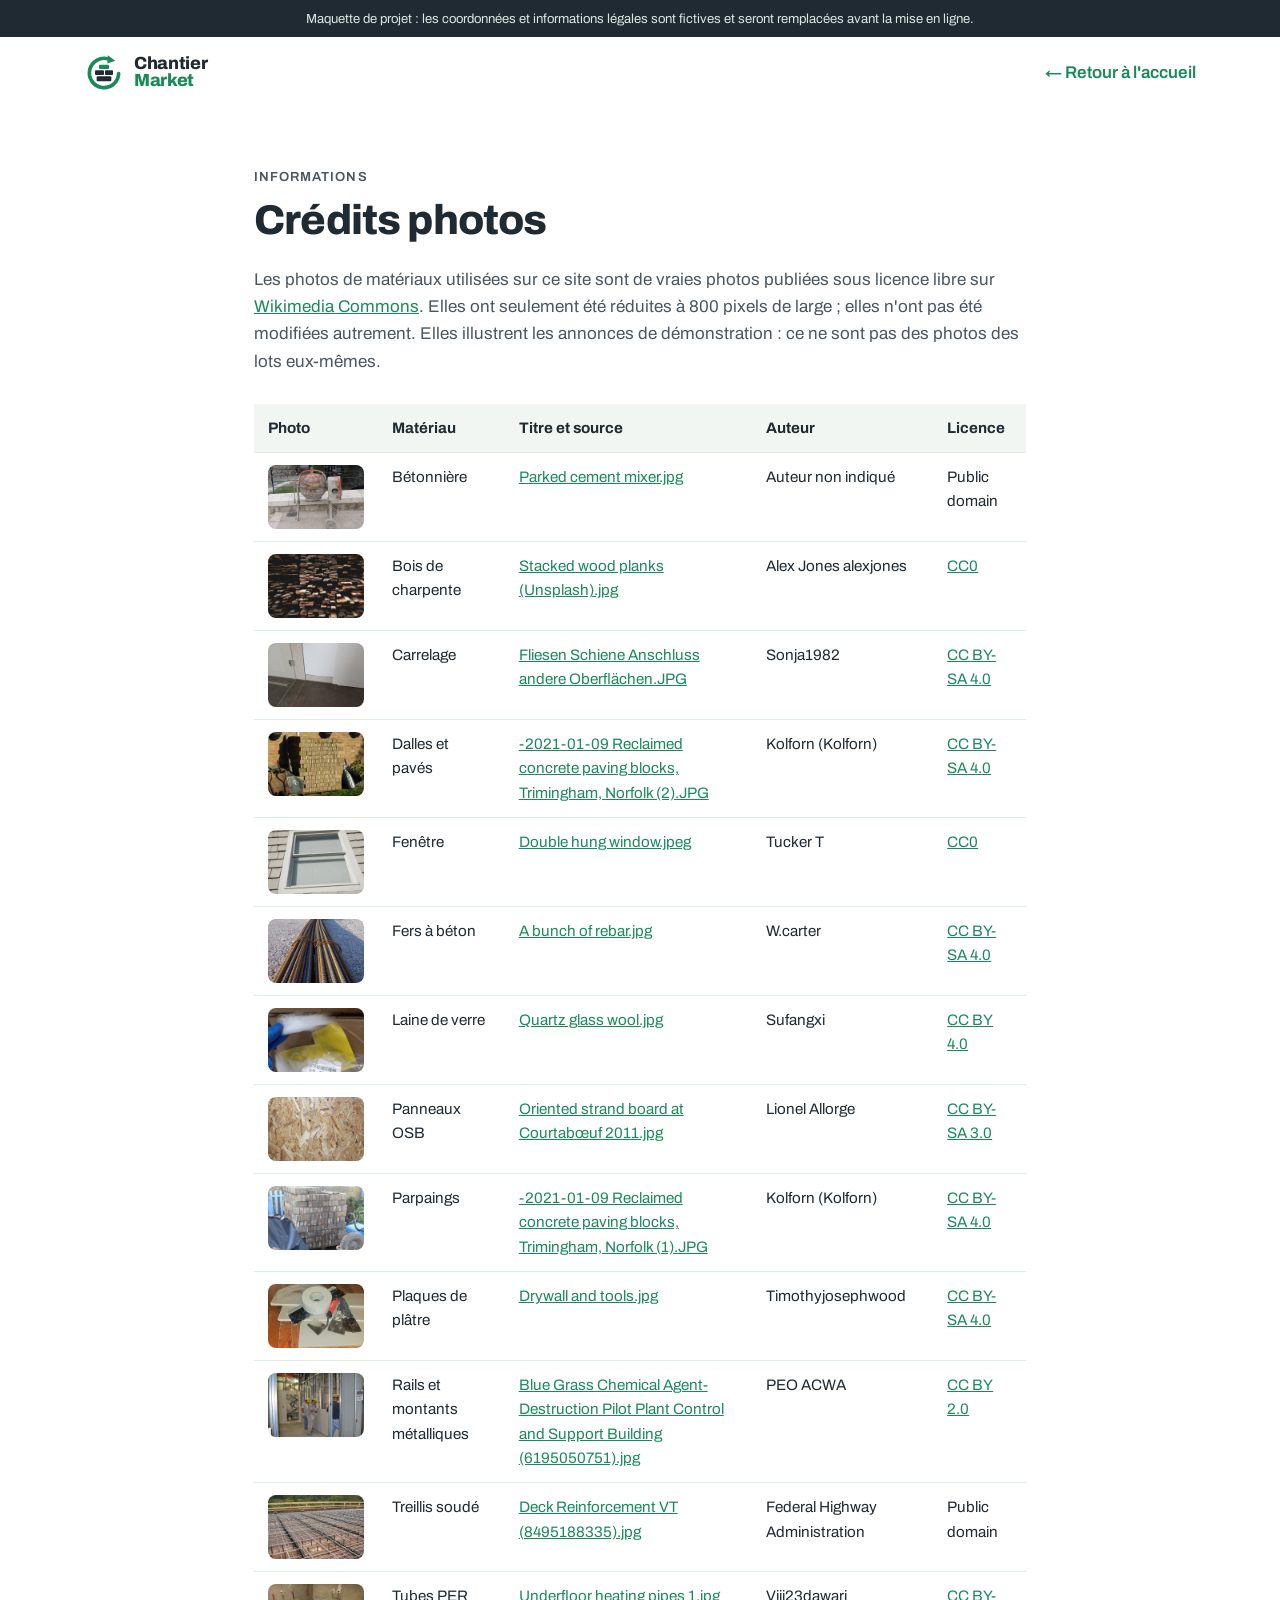
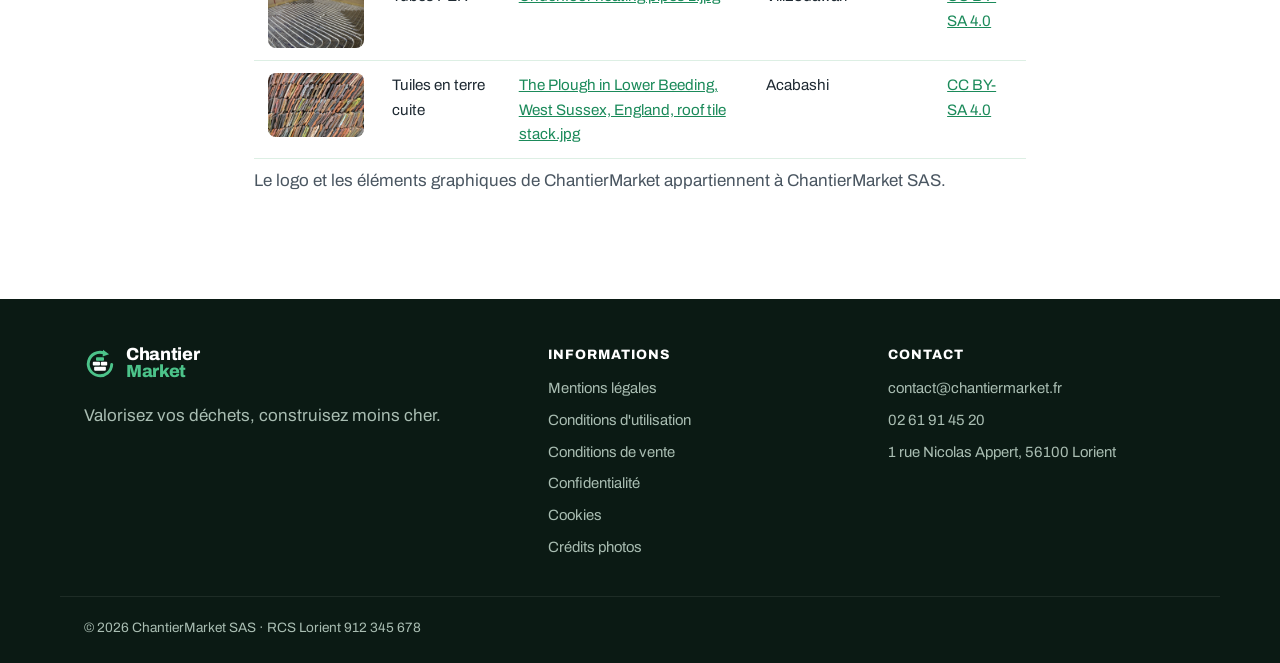
<file: credits-photos.html>
<!doctype html>
<html lang="fr">
<head>
  <meta charset="utf-8">
  <meta name="viewport" content="width=device-width, initial-scale=1">
  <title>Crédits photos — ChantierMarket</title>
  <meta name="robots" content="noindex">
  <link rel="icon" href="assets/favicon.svg" type="image/svg+xml">
  <link rel="preconnect" href="https://fonts.googleapis.com">
  <link rel="preconnect" href="https://fonts.gstatic.com" crossorigin>
  <link href="https://fonts.googleapis.com/css2?family=Archivo:wght@400;500;600;700;800&display=swap" rel="stylesheet">
  <link rel="stylesheet" href="styles.css">
  <script src="theme.js"></script>
</head>
<body>

<p class="notice">Maquette de projet : les coordonnées et informations légales sont fictives et seront remplacées avant la mise en ligne.</p>

<header class="site-header">
  <div class="container header-inner">
    <a href="index.html" class="brand" aria-label="ChantierMarket, accueil">
      <img src="assets/logo-mark.svg" alt="" width="40" height="40">
      <span class="wordmark"><span>Chantier</span><span class="accent">Market</span></span>
    </a>
    <a href="index.html" class="back-link">← Retour à l'accueil</a>
  </div>
</header>

<main class="legal">
  <div class="container container-narrow">
    <p class="eyebrow">Informations</p>
    <h1>Crédits photos</h1>
    
<p>Les photos de matériaux utilisées sur ce site sont de vraies photos publiées sous licence libre sur <a href="https://commons.wikimedia.org" rel="noopener">Wikimedia Commons</a>. Elles ont seulement été réduites à 800 pixels de large ; elles n'ont pas été modifiées autrement. Elles illustrent les annonces de démonstration : ce ne sont pas des photos des lots eux-mêmes.</p>
<div class="table-wrap"><table>
<thead><tr><th>Photo</th><th>Matériau</th><th>Titre et source</th><th>Auteur</th><th>Licence</th></tr></thead>
<tbody>
<tr><td><img class="credit-thumb" src="assets/photos/betonniere.jpg" alt=""></td><td>Bétonnière</td><td><a href="https://commons.wikimedia.org/wiki/File:Parked_cement_mixer.jpg" rel="noopener">Parked cement mixer.jpg</a></td><td>Auteur non indiqué</td><td>Public domain</td></tr>
<tr><td><img class="credit-thumb" src="assets/photos/bastaings.jpg" alt=""></td><td>Bois de charpente</td><td><a href="https://commons.wikimedia.org/wiki/File:Stacked_wood_planks_(Unsplash).jpg" rel="noopener">Stacked wood planks (Unsplash).jpg</a></td><td>Alex Jones alexjones</td><td><a href="http://creativecommons.org/publicdomain/zero/1.0/deed.en" rel="noopener">CC0</a></td></tr>
<tr><td><img class="credit-thumb" src="assets/photos/carrelage.jpg" alt=""></td><td>Carrelage</td><td><a href="https://commons.wikimedia.org/wiki/File:Fliesen_Schiene_Anschluss_andere_Oberfl%C3%A4chen.JPG" rel="noopener">Fliesen Schiene Anschluss andere Oberflächen.JPG</a></td><td>Sonja1982</td><td><a href="https://creativecommons.org/licenses/by-sa/4.0" rel="noopener">CC BY-SA 4.0</a></td></tr>
<tr><td><img class="credit-thumb" src="assets/photos/dalles.jpg" alt=""></td><td>Dalles et pavés</td><td><a href="https://commons.wikimedia.org/wiki/File:-2021-01-09_Reclaimed_concrete_paving_blocks,_Trimingham,_Norfolk_(2).JPG" rel="noopener">-2021-01-09 Reclaimed concrete paving blocks, Trimingham, Norfolk (2).JPG</a></td><td>Kolforn (Kolforn)</td><td><a href="https://creativecommons.org/licenses/by-sa/4.0" rel="noopener">CC BY-SA 4.0</a></td></tr>
<tr><td><img class="credit-thumb" src="assets/photos/fenetre.jpg" alt=""></td><td>Fenêtre</td><td><a href="https://commons.wikimedia.org/wiki/File:Double_hung_window.jpeg" rel="noopener">Double hung window.jpeg</a></td><td>Tucker T</td><td><a href="http://creativecommons.org/publicdomain/zero/1.0/deed.en" rel="noopener">CC0</a></td></tr>
<tr><td><img class="credit-thumb" src="assets/photos/fers.jpg" alt=""></td><td>Fers à béton</td><td><a href="https://commons.wikimedia.org/wiki/File:A_bunch_of_rebar.jpg" rel="noopener">A bunch of rebar.jpg</a></td><td>W.carter</td><td><a href="https://creativecommons.org/licenses/by-sa/4.0" rel="noopener">CC BY-SA 4.0</a></td></tr>
<tr><td><img class="credit-thumb" src="assets/photos/laine.jpg" alt=""></td><td>Laine de verre</td><td><a href="https://commons.wikimedia.org/wiki/File:Quartz_glass_wool.jpg" rel="noopener">Quartz glass wool.jpg</a></td><td>Sufangxi</td><td><a href="https://creativecommons.org/licenses/by/4.0" rel="noopener">CC BY 4.0</a></td></tr>
<tr><td><img class="credit-thumb" src="assets/photos/osb.jpg" alt=""></td><td>Panneaux OSB</td><td><a href="https://commons.wikimedia.org/wiki/File:Oriented_strand_board_at_Courtab%C5%93uf_2011.jpg" rel="noopener">Oriented strand board at Courtabœuf 2011.jpg</a></td><td>Lionel Allorge</td><td><a href="https://creativecommons.org/licenses/by-sa/3.0" rel="noopener">CC BY-SA 3.0</a></td></tr>
<tr><td><img class="credit-thumb" src="assets/photos/parpaings.jpg" alt=""></td><td>Parpaings</td><td><a href="https://commons.wikimedia.org/wiki/File:-2021-01-09_Reclaimed_concrete_paving_blocks,_Trimingham,_Norfolk_(1).JPG" rel="noopener">-2021-01-09 Reclaimed concrete paving blocks, Trimingham, Norfolk (1).JPG</a></td><td>Kolforn (Kolforn)</td><td><a href="https://creativecommons.org/licenses/by-sa/4.0" rel="noopener">CC BY-SA 4.0</a></td></tr>
<tr><td><img class="credit-thumb" src="assets/photos/platre.jpg" alt=""></td><td>Plaques de plâtre</td><td><a href="https://commons.wikimedia.org/wiki/File:Drywall_and_tools.jpg" rel="noopener">Drywall and tools.jpg</a></td><td>Timothyjosephwood</td><td><a href="https://creativecommons.org/licenses/by-sa/4.0" rel="noopener">CC BY-SA 4.0</a></td></tr>
<tr><td><img class="credit-thumb" src="assets/photos/rails.jpg" alt=""></td><td>Rails et montants métalliques</td><td><a href="https://commons.wikimedia.org/wiki/File:Blue_Grass_Chemical_Agent-Destruction_Pilot_Plant_Control_and_Support_Building_(6195050751).jpg" rel="noopener">Blue Grass Chemical Agent-Destruction Pilot Plant Control and Support Building (6195050751).jpg</a></td><td>PEO ACWA</td><td><a href="https://creativecommons.org/licenses/by/2.0" rel="noopener">CC BY 2.0</a></td></tr>
<tr><td><img class="credit-thumb" src="assets/photos/treillis.jpg" alt=""></td><td>Treillis soudé</td><td><a href="https://commons.wikimedia.org/wiki/File:Deck_Reinforcement_VT_(8495188335).jpg" rel="noopener">Deck Reinforcement VT (8495188335).jpg</a></td><td>Federal Highway Administration</td><td>Public domain</td></tr>
<tr><td><img class="credit-thumb" src="assets/photos/per.jpg" alt=""></td><td>Tubes PER</td><td><a href="https://commons.wikimedia.org/wiki/File:Underfloor_heating_pipes_1.jpg" rel="noopener">Underfloor heating pipes 1.jpg</a></td><td>Viii23dawari</td><td><a href="https://creativecommons.org/licenses/by-sa/4.0" rel="noopener">CC BY-SA 4.0</a></td></tr>
<tr><td><img class="credit-thumb" src="assets/photos/tuiles.jpg" alt=""></td><td>Tuiles en terre cuite</td><td><a href="https://commons.wikimedia.org/wiki/File:The_Plough_in_Lower_Beeding,_West_Sussex,_England,_roof_tile_stack.jpg" rel="noopener">The Plough in Lower Beeding, West Sussex, England, roof tile stack.jpg</a></td><td>Acabashi</td><td><a href="https://creativecommons.org/licenses/by-sa/4.0" rel="noopener">CC BY-SA 4.0</a></td></tr>
</tbody></table></div>
<p>Le logo et les éléments graphiques de ChantierMarket appartiennent à ChantierMarket SAS.</p>
  </div>
</main>

<footer class="site-footer">
  <div class="container footer-grid">
    <div>
      <a href="index.html" class="brand brand-light" aria-label="ChantierMarket, accueil">
        <img src="assets/logo-mark-light.svg" alt="" width="32" height="32">
        <span class="wordmark"><span>Chantier</span><span class="accent">Market</span></span>
      </a>
      <p class="footer-slogan">Valorisez vos déchets, construisez moins cher.</p>
    </div>
    <nav aria-label="Informations juridiques">
      <h2 class="footer-title">Informations</h2>
      <ul class="footer-links">
        <li><a href="mentions-legales.html">Mentions légales</a></li>
        <li><a href="cgu.html">Conditions d'utilisation</a></li>
        <li><a href="cgv.html">Conditions de vente</a></li>
        <li><a href="confidentialite.html">Confidentialité</a></li>
        <li><a href="cookies.html">Cookies</a></li>
        <li><a href="credits-photos.html">Crédits photos</a></li>
      </ul>
    </nav>
    <div>
      <h2 class="footer-title">Contact</h2>
      <ul class="footer-links">
        <li><a href="mailto:contact@chantiermarket.fr">contact@chantiermarket.fr</a></li>
        <li><a href="tel:+33261914520">02 61 91 45 20</a></li>
        <li>1 rue Nicolas Appert, 56100 Lorient</li>
      </ul>
    </div>
  </div>
  <div class="container footer-bottom">
    <p>© 2026 ChantierMarket SAS · RCS Lorient 912 345 678</p>
  </div>
</footer>

</body>
</html>
</file>
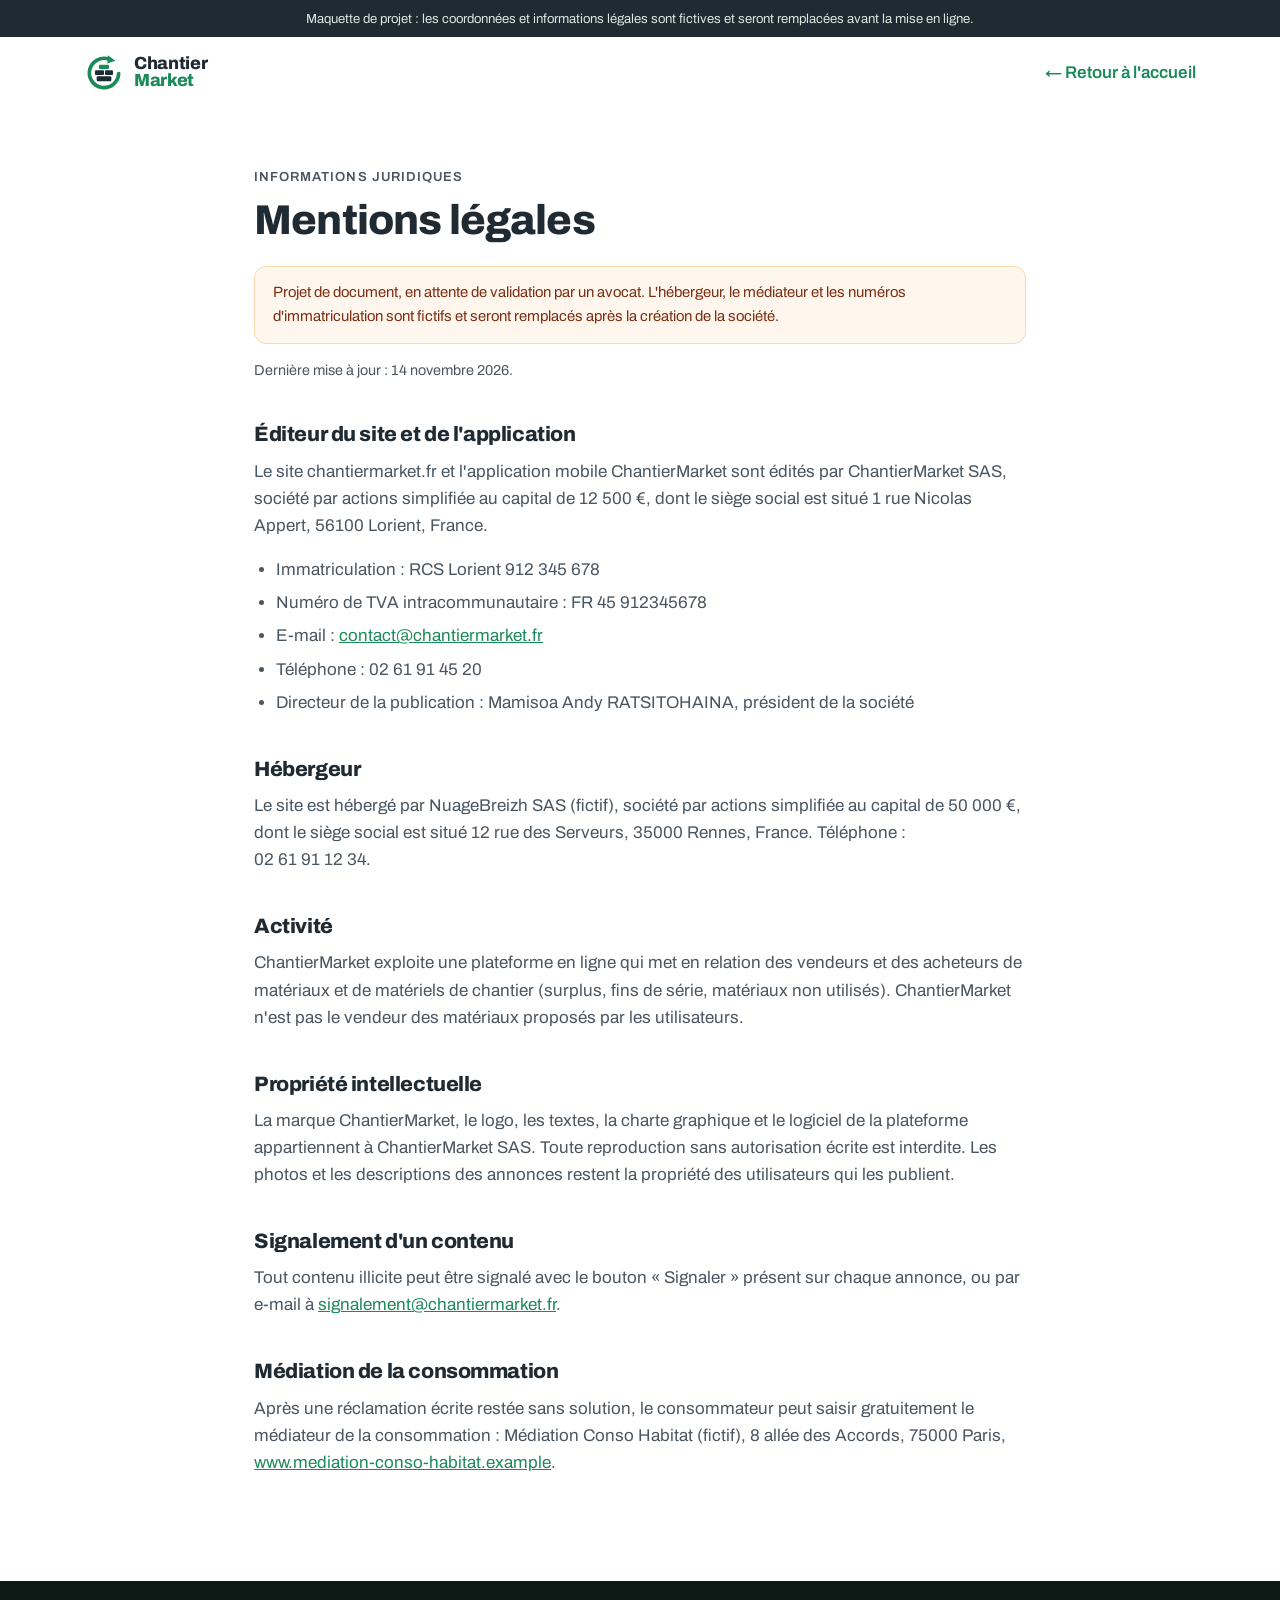
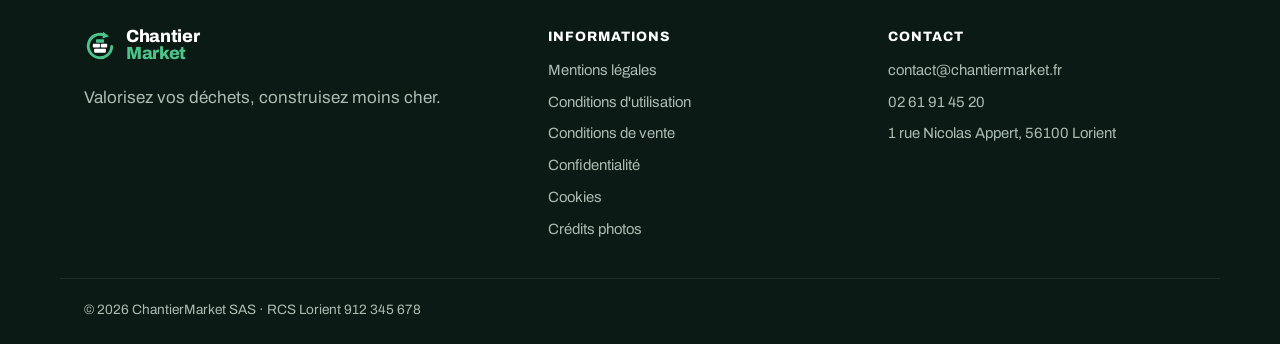
<file: mentions-legales.html>
<!doctype html>
<html lang="fr">
<head>
  <meta charset="utf-8">
  <meta name="viewport" content="width=device-width, initial-scale=1">
  <title>Mentions légales — ChantierMarket</title>
  <meta name="robots" content="noindex">
  <link rel="icon" href="assets/favicon.svg" type="image/svg+xml">
  <link rel="preconnect" href="https://fonts.googleapis.com">
  <link rel="preconnect" href="https://fonts.gstatic.com" crossorigin>
  <link href="https://fonts.googleapis.com/css2?family=Archivo:wght@400;500;600;700;800&display=swap" rel="stylesheet">
  <link rel="stylesheet" href="styles.css">
  <script src="theme.js"></script>
</head>
<body>

<p class="notice">Maquette de projet : les coordonnées et informations légales sont fictives et seront remplacées avant la mise en ligne.</p>

<header class="site-header">
  <div class="container header-inner">
    <a href="index.html" class="brand" aria-label="ChantierMarket, accueil">
      <img src="assets/logo-mark.svg" alt="" width="40" height="40">
      <span class="wordmark"><span>Chantier</span><span class="accent">Market</span></span>
    </a>
    <a href="index.html" class="back-link">← Retour à l'accueil</a>
  </div>
</header>

<main class="legal">
  <div class="container container-narrow">
    <p class="eyebrow">Informations juridiques</p>
    <h1>Mentions légales</h1>
    <p class="draft">Projet de document, en attente de validation par un avocat. L'hébergeur, le médiateur et les numéros d'immatriculation sont fictifs et seront remplacés après la création de la société.</p>
<p class="updated">Dernière mise à jour : 14 novembre 2026.</p>
<h2>Éditeur du site et de l'application</h2>
<p>Le site chantiermarket.fr et l'application mobile ChantierMarket sont édités par ChantierMarket SAS, société par actions simplifiée au capital de 12 500 €, dont le siège social est situé 1 rue Nicolas Appert, 56100 Lorient, France.</p>
<ul>
<li>Immatriculation : RCS Lorient 912 345 678</li>
<li>Numéro de TVA intracommunautaire : FR 45 912345678</li>
<li>E-mail : <a href="mailto:contact@chantiermarket.fr">contact@chantiermarket.fr</a></li>
<li>Téléphone : 02 61 91 45 20</li>
<li>Directeur de la publication : Mamisoa Andy RATSITOHAINA, président de la société</li>
</ul>
<h2>Hébergeur</h2>
<p>Le site est hébergé par NuageBreizh SAS (fictif), société par actions simplifiée au capital de 50&nbsp;000&nbsp;€, dont le siège social est situé 12 rue des Serveurs, 35000 Rennes, France. Téléphone&nbsp;: 02&nbsp;61&nbsp;91&nbsp;12&nbsp;34.</p>
<h2>Activité</h2>
<p>ChantierMarket exploite une plateforme en ligne qui met en relation des vendeurs et des acheteurs de matériaux et de matériels de chantier (surplus, fins de série, matériaux non utilisés). ChantierMarket n'est pas le vendeur des matériaux proposés par les utilisateurs.</p>
<h2>Propriété intellectuelle</h2>
<p>La marque ChantierMarket, le logo, les textes, la charte graphique et le logiciel de la plateforme appartiennent à ChantierMarket SAS. Toute reproduction sans autorisation écrite est interdite. Les photos et les descriptions des annonces restent la propriété des utilisateurs qui les publient.</p>
<h2>Signalement d'un contenu</h2>
<p>Tout contenu illicite peut être signalé avec le bouton « Signaler » présent sur chaque annonce, ou par e-mail à <a href="mailto:signalement@chantiermarket.fr">signalement@chantiermarket.fr</a>.</p>
<h2>Médiation de la consommation</h2>
<p>Après une réclamation écrite restée sans solution, le consommateur peut saisir gratuitement le médiateur de la consommation : Médiation Conso Habitat (fictif), 8 allée des Accords, 75000 Paris, <a href="https://www.mediation-conso-habitat.example" rel="noopener">www.mediation-conso-habitat.example</a>.</p>

  </div>
</main>

<footer class="site-footer">
  <div class="container footer-grid">
    <div>
      <a href="index.html" class="brand brand-light" aria-label="ChantierMarket, accueil">
        <img src="assets/logo-mark-light.svg" alt="" width="32" height="32">
        <span class="wordmark"><span>Chantier</span><span class="accent">Market</span></span>
      </a>
      <p class="footer-slogan">Valorisez vos déchets, construisez moins cher.</p>
    </div>
    <nav aria-label="Informations juridiques">
      <h2 class="footer-title">Informations</h2>
      <ul class="footer-links">
        <li><a href="mentions-legales.html">Mentions légales</a></li>
        <li><a href="cgu.html">Conditions d'utilisation</a></li>
        <li><a href="cgv.html">Conditions de vente</a></li>
        <li><a href="confidentialite.html">Confidentialité</a></li>
        <li><a href="cookies.html">Cookies</a></li>
        <li><a href="credits-photos.html">Crédits photos</a></li>
      </ul>
    </nav>
    <div>
      <h2 class="footer-title">Contact</h2>
      <ul class="footer-links">
        <li><a href="mailto:contact@chantiermarket.fr">contact@chantiermarket.fr</a></li>
        <li><a href="tel:+33261914520">02 61 91 45 20</a></li>
        <li>1 rue Nicolas Appert, 56100 Lorient</li>
      </ul>
    </div>
  </div>
  <div class="container footer-bottom">
    <p>© 2026 ChantierMarket SAS · RCS Lorient 912 345 678</p>
  </div>
</footer>

</body>
</html>
</file>
<file: styles.css>
/* ChantierMarket — charte reprise du logo */
:root {
  --green: #1B8A5A;
  --green-dark: #146B46;
  --green-light: #4CC38A;
  --green-pale: #F1F6F2;
  --green-mist: #DDEFE4;
  --ink: #1F2A33;
  --ink-soft: #4A5661;
  --night: #10241C;
  --sand: #EAE8E4;
  --white: #FFFFFF;
  /* Couleurs par rôle : elles changent avec le mode nuit */
  --page: #FFFFFF;
  --page-alt: #F7FAF8;
  --surface: #FFFFFF;
  --green-text: #1B8A5A;
  --line: #DCE8E0;
  --line-strong: #C7D6CD;
  --header-bg: rgba(255, 255, 255, 0.92);
  --warn-text: #9A3412;
  --draft-bg: #FFF7ED;
  --draft-line: #FED7AA;
  --draft-text: #7C2D12;
  --radius: 18px;
  --shadow: 0 10px 30px rgba(16, 36, 28, 0.08);
  --font-title: "Archivo", "Segoe UI", system-ui, sans-serif;
  --font-body: "Archivo", "Segoe UI", system-ui, sans-serif;
}

/* Mode nuit : suit le réglage du système, sauf si l'utilisateur a choisi dans les paramètres */
@media (prefers-color-scheme: dark) {
  :root:not([data-theme="light"]) {
    --green-pale: #13201A;
    --green-mist: #1F362A;
    --ink: #E3ECE6;
    --ink-soft: #A5B7AD;
    --page: #0E1612;
    --page-alt: #0E1612;
    --surface: #17221D;
    --green-text: #5CCB93;
    --line: #2A3D33;
    --line-strong: #3A5144;
    --header-bg: rgba(14, 22, 18, 0.92);
    --warn-text: #F4A37A;
    --draft-bg: #2B1D14;
    --draft-line: #5C3A22;
    --draft-text: #F6C9A6;
    --shadow: 0 10px 30px rgba(0, 0, 0, 0.35);
    color-scheme: dark;
  }
}
:root[data-theme="dark"] {
  --green-pale: #13201A;
  --green-mist: #1F362A;
  --ink: #E3ECE6;
  --ink-soft: #A5B7AD;
  --page: #0E1612;
  --page-alt: #0E1612;
  --surface: #17221D;
  --green-text: #5CCB93;
  --line: #2A3D33;
  --line-strong: #3A5144;
  --header-bg: rgba(14, 22, 18, 0.92);
  --warn-text: #F4A37A;
  --draft-bg: #2B1D14;
  --draft-line: #5C3A22;
  --draft-text: #F6C9A6;
  --shadow: 0 10px 30px rgba(0, 0, 0, 0.35);
  color-scheme: dark;
}
:root[data-text="grand"] { font-size: 112.5%; }
:root[data-motion="reduit"] * { transition: none !important; animation: none !important; scroll-behavior: auto !important; }

*, *::before, *::after { box-sizing: border-box; }
[hidden] { display: none !important; }
.advertisers { margin: 24px 0 0; padding: 18px 24px; border-radius: 14px; background: var(--surface); border: 1px dashed var(--line-strong); color: var(--ink-soft); }
.advertisers strong { color: var(--ink); }
.hero-sim { margin: 16px 0 0; }
.hero-sim a { color: var(--green-text); font-weight: 700; }
.credit-thumb { width: 96px; height: 64px; object-fit: cover; border-radius: 8px; max-width: none; }

html { scroll-behavior: smooth; scroll-padding-top: 80px; }

body {
  margin: 0;
  font-family: var(--font-body);
  font-size: 1.0625rem;
  line-height: 1.6;
  color: var(--ink);
  background: var(--page);
  -webkit-font-smoothing: antialiased;
}

img { max-width: 100%; display: block; }

h1, h2, h3 {
  font-family: var(--font-title);
  line-height: 1.15;
  letter-spacing: -0.02em;
  margin: 0 0 0.5em;
}
h1 { font-size: clamp(2.2rem, 5vw, 3.6rem); font-weight: 800; }
h2 { font-size: clamp(1.7rem, 3.4vw, 2.5rem); font-weight: 800; max-width: 22ch; }
h3 { font-size: 1.2rem; font-weight: 700; }
p { margin: 0 0 1em; }

.accent { color: var(--green-text); }

.container {
  width: 100%;
  max-width: 1160px;
  margin: 0 auto;
  padding: 0 24px;
}

.eyebrow {
  font-size: 0.82rem;
  font-weight: 600;
  text-transform: uppercase;
  letter-spacing: 0.08em;
  color: var(--green-text);
  margin-bottom: 0.8em;
}

/* Boutons */
.btn {
  display: inline-flex;
  align-items: center;
  justify-content: center;
  gap: 8px;
  padding: 14px 24px;
  border-radius: 999px;
  border: 2px solid var(--green);
  background: var(--green);
  color: var(--white);
  font: 600 1rem var(--font-body);
  text-decoration: none;
  cursor: pointer;
  transition: background 0.2s, border-color 0.2s, color 0.2s, transform 0.2s;
}
.btn:hover { background: var(--green-dark); border-color: var(--green-dark); transform: translateY(-1px); }
.btn:focus-visible, a:focus-visible, button:focus-visible, input:focus-visible {
  outline: 3px solid var(--green-light);
  outline-offset: 3px;
}
.btn-ghost { background: transparent; color: var(--green-text); }
.btn-ghost:hover { background: var(--green); color: var(--white); }
.btn-small { padding: 9px 18px; font-size: 0.95rem; }
.btn-light { background: var(--white); border-color: var(--white); color: var(--night); }
.btn-light:hover { background: #DDEFE4; border-color: #DDEFE4; }

/* En-tête */
.site-header {
  position: sticky;
  top: env(safe-area-inset-top, 0px);
  z-index: 50;
  background: var(--header-bg);
  backdrop-filter: blur(10px);
  border-bottom: 1px solid transparent;
  transition: border-color 0.2s;
}
.site-header.scrolled { border-bottom-color: var(--green-mist); }
.header-inner {
  display: flex;
  align-items: center;
  justify-content: space-between;
  height: 72px;
}

.brand {
  display: inline-flex;
  align-items: center;
  gap: 10px;
  text-decoration: none;
  color: var(--ink);
}
.wordmark {
  display: flex;
  flex-direction: column;
  font: 800 1.1rem/0.95 var(--font-title);
  letter-spacing: -0.02em;
}
.wordmark .accent { color: var(--green-text); }
.brand-light { color: var(--white); }
.brand-light .wordmark .accent { color: var(--green-light); }

.nav { display: flex; align-items: center; gap: 28px; }
.nav a:not(.btn) {
  color: var(--ink-soft);
  text-decoration: none;
  font-weight: 500;
  font-size: 0.97rem;
}
.nav a:not(.btn):hover { color: var(--green-text); }

.nav-toggle {
  display: none;
  width: 44px;
  height: 44px;
  border: 0;
  background: transparent;
  cursor: pointer;
  padding: 10px;
}
.nav-toggle span {
  display: block;
  height: 2px;
  margin: 5px 0;
  background: var(--ink);
  border-radius: 2px;
  transition: transform 0.2s, opacity 0.2s;
}
.nav-toggle[aria-expanded="true"] span:nth-child(1) { transform: translateY(7px) rotate(45deg); }
.nav-toggle[aria-expanded="true"] span:nth-child(2) { opacity: 0; }
.nav-toggle[aria-expanded="true"] span:nth-child(3) { transform: translateY(-7px) rotate(-45deg); }

/* Accueil */
.hero {
  background: var(--green-pale);
  padding: 72px 0 88px;
  overflow: hidden;
}
.hero-inner {
  display: grid;
  grid-template-columns: 1.15fr 0.85fr;
  gap: 56px;
  align-items: center;
}
.lead { font-size: 1.15rem; color: var(--ink-soft); max-width: 36em; }
.hero-actions { display: flex; flex-wrap: wrap; gap: 12px; margin-top: 28px; }

.hero-visual { display: flex; flex-direction: column; align-items: center; }
.phone {
  width: 100%;
  max-width: 330px;
  background: var(--surface);
  border-radius: 32px;
  padding: 20px 16px;
  box-shadow: 0 30px 60px rgba(16, 36, 28, 0.15);
  border: 8px solid var(--night);
  transform: rotate(2deg);
}
.phone-top {
  display: flex;
  align-items: center;
  gap: 10px;
  padding: 4px 6px 14px;
  font-family: var(--font-title);
}
.lots { list-style: none; margin: 0; padding: 0; display: grid; gap: 10px; }
.lot {
  display: grid;
  grid-template-columns: 48px 1fr auto;
  align-items: center;
  gap: 12px;
  padding: 10px;
  border-radius: 14px;
  background: var(--green-pale);
}
.lot strong { display: block; font-size: 0.93rem; line-height: 1.25; }
.lot small { color: var(--ink-soft); font-size: 0.8rem; }
.lot-thumb { width: 48px; height: 48px; border-radius: 10px; }
.t1, .t2, .t3, .t4 { background-size: cover; background-position: center; }
.t1 { background-image: url("assets/photos/parpaings.jpg"); }
.t2 { background-image: url("assets/photos/fers.jpg"); }
.t3 { background-image: url("assets/photos/carrelage.jpg"); background-position: 50% 92%; }
.t4 { background-image: url("assets/photos/laine.jpg"); }
.tag {
  background: var(--green);
  color: var(--white);
  font-weight: 700;
  font-size: 0.8rem;
  padding: 4px 9px;
  border-radius: 999px;
}
.phone-cta {
  margin-top: 14px;
  text-align: center;
  background: var(--ink);
  color: var(--surface);
  border-radius: 999px;
  padding: 11px;
  font-weight: 600;
  font-size: 0.92rem;
}
.visual-note { margin-top: 18px; font-size: 0.82rem; color: var(--ink-soft); }

/* Sections */
.section { padding: 96px 0; }
.section-tint { background: var(--green-pale); }
.aside {
  margin-top: 36px;
  padding: 20px 24px;
  border-left: 4px solid var(--green);
  background: var(--green-pale);
  border-radius: 0 12px 12px 0;
  color: var(--ink-soft);
  max-width: 52em;
}

.cards { display: grid; gap: 24px; margin-top: 40px; }
.cards.two { grid-template-columns: repeat(2, 1fr); }
.cards.three { grid-template-columns: repeat(3, 1fr); }
.cards.four { grid-template-columns: repeat(4, 1fr); }

.card {
  position: relative;
  background: var(--surface);
  border: 1px solid var(--green-mist);
  border-radius: var(--radius);
  padding: 28px;
  box-shadow: var(--shadow);
}
.card p:last-child { margin-bottom: 0; }
.card p { color: var(--ink-soft); }
.card.compact { padding: 24px; }

.icon {
  width: 48px;
  height: 48px;
  border-radius: 14px;
  background: var(--green-mist);
  display: grid;
  place-items: center;
  margin-bottom: 18px;
}
.icon svg {
  width: 26px;
  height: 26px;
  fill: none;
  stroke: var(--green);
  stroke-width: 2;
  stroke-linecap: round;
  stroke-linejoin: round;
}

/* Onglets parcours */
.tabs {
  display: inline-flex;
  gap: 4px;
  padding: 5px;
  margin-top: 32px;
  background: var(--surface);
  border-radius: 999px;
  border: 1px solid var(--green-mist);
}
.tabs button {
  border: 0;
  background: transparent;
  padding: 10px 22px;
  border-radius: 999px;
  font: 600 0.98rem var(--font-body);
  color: var(--ink-soft);
  cursor: pointer;
}
.tabs button[aria-selected="true"] { background: var(--green); color: var(--white); }

.steps {
  list-style: none;
  margin: 32px 0 0;
  padding: 0;
  display: grid;
  grid-template-columns: repeat(3, 1fr);
  gap: 24px;
  counter-reset: step;
}
.steps[hidden] { display: none; }
.steps li {
  background: var(--surface);
  border-radius: var(--radius);
  padding: 26px;
  border: 1px solid var(--green-mist);
}
.steps p { color: var(--ink-soft); margin: 0; }
.num {
  display: inline-grid;
  place-items: center;
  width: 36px;
  height: 36px;
  border-radius: 50%;
  background: var(--ink);
  color: var(--surface);
  font: 700 1rem var(--font-title);
  margin-bottom: 16px;
}

/* Pour qui */
.card-audience { padding: 36px; }
.card-promise { font-size: 1.12rem; font-weight: 500; color: var(--ink) !important; }
.card-dark { background: var(--night); border-color: var(--night); color: var(--white); }
.card-dark .card-promise { color: var(--white) !important; }
.card-dark .checks li { color: #D6E4DC; }
.card-dark .checks li::before { background-color: var(--green-light); }

.checks { list-style: none; padding: 0; margin: 16px 0 0; display: grid; gap: 10px; }
.checks li {
  position: relative;
  padding-left: 30px;
  color: var(--ink-soft);
}
.checks li::before {
  content: "";
  position: absolute;
  left: 0;
  top: 4px;
  width: 20px;
  height: 20px;
  border-radius: 50%;
  background: var(--green) url("data:image/svg+xml,%3Csvg xmlns='http://www.w3.org/2000/svg' viewBox='0 0 20 20'%3E%3Cpath d='M5.5 10.5l3 3 6-7' fill='none' stroke='white' stroke-width='2.2' stroke-linecap='round' stroke-linejoin='round'/%3E%3C/svg%3E") center / 20px no-repeat;
}

/* Offres */
.price {
  font: 800 1.5rem var(--font-title);
  color: var(--green-text) !important;
  margin-bottom: 0.4em;
}
.card-featured { border: 2px solid var(--green); }
.badge {
  position: absolute;
  top: -13px;
  left: 28px;
  background: var(--green);
  color: var(--white);
  font-size: 0.78rem;
  font-weight: 700;
  padding: 4px 12px;
  border-radius: 999px;
}

/* Équipe */
.team {
  list-style: none;
  margin: 40px 0 0;
  padding: 0;
  display: flex;
  flex-wrap: wrap;
  gap: 28px 40px;
}
.team li {
  display: flex;
  flex-direction: column;
  align-items: center;
  gap: 10px;
  font-weight: 600;
}
.avatar {
  width: 84px;
  height: 84px;
  border-radius: 50%;
  display: grid;
  place-items: center;
  background: var(--surface);
  border: 3px solid var(--green);
  color: var(--green-text);
  font: 800 1.8rem var(--font-title);
}

/* Inscription */
.signup { background: var(--night); color: var(--white); }
.signup h2 { color: var(--white); }
.signup p { color: #C9D8CF; }
.signup-inner {
  display: grid;
  grid-template-columns: 1fr 1fr;
  gap: 56px;
  align-items: start;
}
.signup-form {
  background: rgba(255, 255, 255, 0.06);
  border: 1px solid rgba(255, 255, 255, 0.12);
  border-radius: var(--radius);
  padding: 28px;
  display: grid;
  gap: 18px;
}
.field { display: grid; gap: 6px; border: 0; margin: 0; padding: 0; }
.field label, .field legend { font-weight: 600; font-size: 0.93rem; margin-bottom: 4px; }
.field input[type="text"], .field input[type="email"] {
  width: 100%;
  padding: 12px 14px;
  border-radius: 10px;
  border: 1px solid rgba(255, 255, 255, 0.25);
  background: rgba(255, 255, 255, 0.95);
  font: 400 1rem var(--font-body);
  color: #1F2A33;
}
.field input[aria-invalid="true"] { border-color: #FF8A7A; box-shadow: 0 0 0 2px #FF8A7A; }
.choices { display: flex; flex-wrap: wrap; gap: 8px 22px; }
.choice {
  display: inline-flex !important;
  align-items: center;
  gap: 8px;
  margin: 0 !important;
  font-weight: 500 !important;
  cursor: pointer;
}
.form-note { font-size: 0.85rem; margin: 0; }
.platform-cta h3 { color: var(--white); margin: 0; }
.platform-cta p { margin: 0; }
.platform-list { margin: 0; padding-left: 20px; color: #DCE6E0; display: grid; gap: 6px; }
.btn-ghost-light { background: transparent; border-color: rgba(255, 255, 255, 0.5); color: var(--white); }
.btn-ghost-light:hover { background: rgba(255, 255, 255, 0.1); border-color: var(--white); }
.form-note a { color: var(--green-light); }
.choice input { accent-color: var(--green-light); width: 18px; height: 18px; }
.form-message { margin: 0; min-height: 1.5em; font-weight: 500; }
.form-message.ok { color: var(--green-light); }
.form-message.error { color: #FFB4A8; }

/* Bandeau maquette */
.notice {
  margin: 0;
  padding: 8px 16px;
  background: #1F2A33;
  color: #DCE6E0;
  font-size: 0.82rem;
  text-align: center;
}

/* Chiffres clés de l'accueil */
.hero-facts {
  list-style: none;
  display: flex;
  flex-wrap: wrap;
  gap: 12px 28px;
  margin: 32px 0 0;
  padding: 0;
  color: var(--ink-soft);
  font-size: 0.95rem;
}
.hero-facts strong { display: block; font: 800 1.35rem var(--font-title); color: var(--ink); }

.card-note {
  margin-top: 22px !important;
  padding-top: 18px;
  border-top: 1px solid var(--green-mist);
  font-size: 0.9rem;
}
.card-dark .card-note { border-top-color: rgba(255, 255, 255, 0.15); color: #C9D8CF; }

/* Catégories */
.categories {
  list-style: none;
  display: flex;
  flex-wrap: wrap;
  gap: 12px;
  margin: 36px 0 0;
  padding: 0;
}
.categories li {
  background: var(--surface);
  border: 1px solid var(--green-mist);
  border-radius: 999px;
  padding: 10px 20px;
  font-weight: 600;
}
.categories small { font-weight: 400; color: var(--ink-soft); margin-left: 4px; }

.split { display: grid; grid-template-columns: 1fr 1fr; gap: 24px; margin-top: 32px; }
.card-warning { border-left: 4px solid #C2410C; }
.card-warning h3 { color: var(--warn-text); }

/* Prix */
.price small { font: 500 0.95rem var(--font-body); color: var(--ink-soft); }

/* Livraison */
.delivery {
  display: grid;
  grid-template-columns: 1.3fr 1fr;
  gap: 32px;
  align-items: center;
  margin-top: 32px;
  background: var(--surface);
  border: 1px solid var(--green-mist);
  border-radius: var(--radius);
  padding: 32px;
}
.delivery p { color: var(--ink-soft); margin: 0; }

.table-wrap { overflow-x: auto; }
table { width: 100%; border-collapse: collapse; font-size: 0.95rem; }
th, td { text-align: left; padding: 12px 14px; border-bottom: 1px solid var(--green-mist); vertical-align: top; }
th { background: var(--green-pale); font-weight: 700; }

/* Application */
.features {
  list-style: none;
  margin: 40px 0 0;
  padding: 0;
  display: grid;
  grid-template-columns: repeat(3, 1fr);
  gap: 20px;
}
.features li {
  position: relative;
  background: var(--surface);
  border: 1px solid var(--green-mist);
  border-radius: var(--radius);
  padding: 24px 24px 24px 60px;
}
.features li::before {
  content: "";
  position: absolute;
  left: 22px;
  top: 26px;
  width: 22px;
  height: 22px;
  border-radius: 50%;
  background: var(--green) url("data:image/svg+xml,%3Csvg xmlns='http://www.w3.org/2000/svg' viewBox='0 0 20 20'%3E%3Cpath d='M5.5 10.5l3 3 6-7' fill='none' stroke='white' stroke-width='2.2' stroke-linecap='round' stroke-linejoin='round'/%3E%3C/svg%3E") center / 22px no-repeat;
}
.features h3 { font-size: 1.05rem; margin-bottom: 0.35em; }
.features p { margin: 0; color: var(--ink-soft); font-size: 0.95rem; }
.features .feature-pro { background: var(--green-pale); }

/* À propos */
.about { display: grid; grid-template-columns: 1.4fr 1fr; gap: 32px; margin-top: 28px; align-items: start; }
.about-story { font-size: 1.12rem; color: var(--ink-soft); margin: 0; }
.goal { background: var(--green); color: var(--white); border-radius: var(--radius); padding: 28px; }
.goal p { margin: 0; }
.goal-figure { font: 800 2.4rem/1.1 var(--font-title); margin-bottom: 8px !important; }
.team { justify-content: space-between; gap: 32px 20px; }
.team li { width: 200px; text-align: center; }
.team strong { line-height: 1.3; }
.team .surname { display: block; letter-spacing: 0.02em; }
.team small { color: var(--green-text); font-weight: 600; font-size: 0.88rem; margin-top: -4px; }
@media (max-width: 760px) {
  .team { justify-content: center; }
  .team li { width: 46%; }
}

/* FAQ */
.container-narrow { max-width: 820px; }
.faq { margin-top: 28px; display: grid; gap: 12px; }
.faq details {
  border: 1px solid var(--green-mist);
  border-radius: 14px;
  background: var(--surface);
}
.faq summary {
  cursor: pointer;
  list-style: none;
  padding: 18px 52px 18px 22px;
  font-weight: 700;
  position: relative;
}
.faq summary::-webkit-details-marker { display: none; }
.faq summary::after {
  content: "+";
  position: absolute;
  right: 22px;
  top: 50%;
  transform: translateY(-50%);
  font-size: 1.5rem;
  font-weight: 400;
  color: var(--green-text);
}
.faq details[open] summary::after { content: "−"; }
.faq details p { margin: 0; padding: 0 22px 20px; color: var(--ink-soft); }

/* Contact */
.contact { margin-top: 36px; }
.contact h3 { color: var(--white); }
.contact-list { list-style: none; margin: 0; padding: 0; display: grid; gap: 10px; color: #E3ECE7; }
.contact-list span { display: inline-block; min-width: 120px; color: #93AA9D; font-size: 0.9rem; }
.contact-list a, .socials a { color: var(--white); }
.socials { list-style: none; display: flex; flex-wrap: wrap; gap: 10px; margin: 22px 0 0; padding: 0; }
.socials a {
  display: inline-block;
  padding: 7px 14px;
  border: 1px solid rgba(255, 255, 255, 0.25);
  border-radius: 999px;
  text-decoration: none;
  font-size: 0.9rem;
}
.socials a:hover { background: rgba(255, 255, 255, 0.1); }

/* Pied de page */
.site-footer {
  background: #0B1A14;
  color: #A9BDB2;
  padding: 48px 0 24px;
}
.site-footer p { margin: 0; }
.footer-grid { display: grid; grid-template-columns: 1.4fr 1fr 1fr; gap: 32px; }
.footer-slogan { margin-top: 14px !important; }
.footer-title { font-size: 0.85rem; text-transform: uppercase; letter-spacing: 0.08em; color: var(--white); margin-bottom: 14px; max-width: none; }
.footer-links { list-style: none; margin: 0; padding: 0; display: grid; gap: 8px; font-size: 0.93rem; }
.footer-links a { color: #A9BDB2; text-decoration: none; }
.footer-links a:hover { color: var(--white); text-decoration: underline; }
.footer-bottom { margin-top: 36px; padding-top: 20px; border-top: 1px solid rgba(255, 255, 255, 0.08); font-size: 0.85rem; }

/* Pages juridiques */
.back-link { color: var(--green-text); font-weight: 600; text-decoration: none; }
.back-link:hover { text-decoration: underline; }
.legal { padding: 56px 0 88px; }
.legal h1 { font-size: clamp(1.9rem, 4vw, 2.6rem); }
.legal h2 { font-size: 1.3rem; max-width: none; margin-top: 2em; }
.legal p, .legal li { color: var(--ink-soft); }
.legal ul { padding-left: 22px; }
.legal li { margin-bottom: 6px; }
.legal a { color: var(--green-text); }
.legal table { margin: 12px 0 8px; }
.updated { font-size: 0.9rem; }
.draft {
  background: var(--draft-bg);
  border: 1px solid var(--draft-line);
  border-radius: 12px;
  padding: 14px 18px;
  font-size: 0.93rem;
  color: var(--draft-text) !important;
}
mark.todo { background: #FDE68A; color: #1F2A33; padding: 0 3px; border-radius: 3px; }

/* Responsive */
@media (max-width: 980px) {
  .hero-inner, .signup-inner { grid-template-columns: 1fr; gap: 48px; }
  .cards.three, .cards.four { grid-template-columns: repeat(2, 1fr); }
  .delivery, .about { grid-template-columns: 1fr; }
  .features { grid-template-columns: repeat(2, 1fr); }
}

@media (max-width: 760px) {
  body { font-size: 16px; }
  .container { padding: 0 16px; }
  .nav-toggle { display: block; }
  .nav {
    position: absolute;
    top: 72px;
    left: 0;
    right: 0;
    flex-direction: column;
    align-items: stretch;
    gap: 0;
    padding: 8px 16px 20px;
    background: var(--surface);
    border-bottom: 1px solid var(--green-mist);
    box-shadow: 0 12px 24px rgba(16, 36, 28, 0.08);
    display: none;
  }
  .nav.open { display: flex; }
  .nav a:not(.btn) { padding: 14px 4px; border-bottom: 1px solid var(--green-pale); }
  .nav .btn { margin-top: 14px; }
  .hero { padding: 48px 0 64px; }
  .section { padding: 64px 0; }
  .cards.two, .cards.three, .cards.four, .steps, .split, .footer-grid, .features { grid-template-columns: 1fr; }
  .delivery { padding: 22px; }
  .contact-list span { display: block; min-width: 0; }
  .hero-actions .btn { width: 100%; }
  .phone { transform: none; }
  .card-audience { padding: 28px; }
  .tabs { display: flex; }
  .tabs button { flex: 1; }
}

@media (prefers-reduced-motion: reduce) {
  html { scroll-behavior: auto; }
  * { transition: none !important; }
}
</file>
<file: app.css>
/* ChantierMarket — plateforme de simulation (s'ajoute à styles.css) */
:root {
  --info: #1D5F8A;
  --info-text: #163F5C;
  --map-sea: #D9E9F2;
  --map-sea-text: #4F7A93;
  --danger: #A23B12;
  --info-bg: #E6F0F7;
  --warn: #8A5A00;
  --warn-bg: #FFF3D6;
  --alert: #A23B12;
  --alert-bg: #FDECE4;
  --ok: #146B46;
  --ok-bg: #DDF2E6;
  --muted-bg: #EEF1EF;
}
@media (prefers-color-scheme: dark) {
  :root:not([data-theme="light"]) {
  --info: #8CC4EA;
  --info-bg: #16293A;
  --info-text: #BFDDF2;
  --warn: #F0C674;
  --warn-bg: #2E2510;
  --alert: #F4A37A;
  --alert-bg: #33190F;
  --ok: #7DD3A6;
  --ok-bg: #163326;
  --muted-bg: #22302A;
  --map-sea: #14303F;
  --map-sea-text: #8FB7CC;  }
}
:root[data-theme="dark"] {
  --info: #8CC4EA;
  --info-bg: #16293A;
  --info-text: #BFDDF2;
  --warn: #F0C674;
  --warn-bg: #2E2510;
  --alert: #F4A37A;
  --alert-bg: #33190F;
  --ok: #7DD3A6;
  --ok-bg: #163326;
  --muted-bg: #22302A;
  --map-sea: #14303F;
  --map-sea-text: #8FB7CC;}

.sr-only {
  position: absolute; width: 1px; height: 1px; padding: 0; margin: -1px;
  overflow: hidden; clip: rect(0, 0, 0, 0); white-space: nowrap; border: 0;
}

body.app { background: var(--page-alt); }
.app h1 { font-size: clamp(1.6rem, 3vw, 2.2rem); text-wrap: balance; }
.app h2 { max-width: none; }
.h3 { font-size: 1.15rem; }
.h4 { font-size: 1rem; margin-top: 1.4em; }
.muted { color: var(--ink-soft); }
.small { font-size: 0.86rem; }
.num { text-align: right; font-variant-numeric: tabular-nums; }

/* En-tête */
.app-header {
  position: sticky;
  top: env(safe-area-inset-top, 0px);
  z-index: 40;
  background: var(--surface);
  border-bottom: 1px solid var(--line);
}
.app-header-inner {
  display: grid;
  grid-template-columns: auto 1fr auto;
  align-items: center;
  gap: 12px 24px;
  padding-block: 10px;
}
.app-nav {
  display: flex;
  gap: 4px;
  overflow-x: auto;
  scrollbar-width: none;
  min-width: 0;
}
.app-nav::-webkit-scrollbar { display: none; }
.app-nav a {
  flex: none;
  padding: 8px 12px;
  border-radius: 999px;
  color: var(--ink-soft);
  text-decoration: none;
  font-weight: 600;
  font-size: 0.93rem;
}
.app-nav a:hover { background: var(--green-pale); color: var(--green-text); }
.app-nav a.active { background: var(--green); color: var(--white); }
.app-nav a.nav-sim { border: 2px dashed var(--green); color: var(--green-text); }
.app-nav a.nav-sim.active { border-style: solid; color: var(--white); }
.app-tools .btn { white-space: nowrap; flex: none; }
.notice a { color: #9FE3BF; font-weight: 700; margin-left: 6px; white-space: nowrap; }
.app-tools { display: flex; align-items: center; gap: 10px; }
.clock { display: flex; flex-direction: column; line-height: 1.15; font-size: 0.85rem; font-variant-numeric: tabular-nums; text-align: right; }
.clock-label { font-size: 0.7rem; text-transform: uppercase; letter-spacing: 0.06em; color: var(--ink-soft); }
.notif-btn {
  position: relative;
  display: grid;
  place-items: center;
  width: 40px;
  height: 40px;
  border-radius: 50%;
  color: var(--ink);
}
.notif-btn:hover { background: var(--green-pale); }
.notif-btn svg { width: 22px; height: 22px; fill: none; stroke: currentColor; stroke-width: 2; stroke-linecap: round; stroke-linejoin: round; }
.notif-count {
  position: absolute;
  top: 2px;
  right: 0;
  min-width: 18px;
  height: 18px;
  padding: 0 5px;
  border-radius: 999px;
  background: var(--danger);
  color: var(--white);
  font-size: 0.72rem;
  font-weight: 700;
  display: grid;
  place-items: center;
}
.account-picker select {
  max-width: 220px;
  padding: 9px 12px;
  border-radius: 10px;
  border: 1px solid var(--line);
  background: var(--surface);
  color: var(--ink);
  font: 600 0.92rem var(--font-body);
}

.app-main { padding-block: 32px 80px; }
.app-main:focus { outline: none; }

/* Titres de page */
.page-head { margin-bottom: 24px; }
.page-head .lead { font-size: 1.05rem; max-width: 62ch; }
.page-head-row { display: flex; flex-wrap: wrap; justify-content: space-between; align-items: flex-end; gap: 16px; }
.section-title { font-size: 1.25rem; margin: 36px 0 14px; }
.crumbs { margin: 0 0 16px; }
.crumbs a { color: var(--green-text); font-weight: 600; text-decoration: none; }

/* Éléments communs */
.panel {
  background: var(--surface);
  border: 1px solid var(--line);
  border-radius: 16px;
  padding: 22px;
  min-width: 0;
}
.panel + .panel { margin-top: 16px; }
.panel-danger { margin-top: 40px; border-color: #F3C9B8; }
.panel-alert { border-color: #F3C9B8; background: var(--alert-bg); }
.panel-premium { border: 2px solid var(--green); }
.chip {
  display: inline-block;
  padding: 3px 10px;
  border-radius: 999px;
  background: var(--muted-bg);
  color: var(--ink);
  font-size: 0.78rem;
  font-weight: 600;
}
.chip-sponso { background: #FFF1C7; color: #6B4A00; }
.chip-mine, .chip-ok { background: var(--ok-bg); color: var(--ok); }
.pill { display: inline-block; padding: 4px 11px; border-radius: 999px; font-size: 0.8rem; font-weight: 700; white-space: nowrap; }
.pill-info { background: var(--info-bg); color: var(--info); }
.pill-warn { background: var(--warn-bg); color: var(--warn); }
.pill-alert { background: var(--alert-bg); color: var(--alert); }
.pill-ok { background: var(--ok-bg); color: var(--ok); }
.pill-muted { background: var(--muted-bg); color: var(--ink-soft); }
.btn-danger { background: var(--danger); border-color: var(--danger); }
.btn-danger:hover { background: #7E2D0D; border-color: #7E2D0D; }
.btn-block { width: 100%; }
.btn.is-armed, .link-btn.is-armed { background: var(--danger); border-color: var(--danger); color: var(--white); }
.btn-group { display: flex; flex-wrap: wrap; gap: 8px; }
.link-btn {
  border: 0;
  background: none;
  padding: 2px 4px;
  color: var(--green-text);
  font: 600 0.9rem var(--font-body);
  text-decoration: underline;
  cursor: pointer;
  border-radius: 6px;
}
.empty { text-align: center; padding: 48px 16px; background: var(--surface); border: 1px dashed var(--line); border-radius: 16px; }
.banner { padding: 14px 18px; border-radius: 12px; background: var(--muted-bg); margin: 0 0 12px; }
.banner-info { background: var(--info-bg); color: var(--info-text); }
.note { font-size: 0.88rem; background: var(--green-pale); padding: 10px 12px; border-radius: 10px; margin: 0 0 12px; }
.action-row { display: flex; flex-wrap: wrap; gap: 10px; margin: 4px 0 24px; }
.seg { display: inline-flex; gap: 4px; padding: 4px; background: var(--surface); border: 1px solid var(--line); border-radius: 999px; margin-bottom: 16px; }
.seg button { border: 0; background: none; padding: 8px 18px; border-radius: 999px; font: 600 0.92rem var(--font-body); color: var(--ink-soft); cursor: pointer; }
.seg button[aria-pressed="true"] { background: var(--ink); color: var(--surface); }

/* Avatars */
.avatar-sm {
  flex: none;
  width: 44px;
  height: 44px;
  border-radius: 50%;
  display: grid;
  place-items: center;
  font: 800 0.95rem var(--font-title);
  background: var(--green-mist);
  color: var(--green-dark);
}
.avatar-particulier { background: #E3ECF7; color: #1D4B7A; }
.avatar-admin { background: var(--ink); color: var(--surface); }
.avatar-new { background: var(--surface); border: 2px dashed var(--green); color: var(--green-text); }
.avatar-lg { width: 64px; height: 64px; font-size: 1.3rem; }

/* Démarrer */
.scenarios { display: grid; grid-template-columns: repeat(3, 1fr); gap: 16px; }
.scenario { background: var(--surface); border: 1px solid var(--line); border-radius: 16px; padding: 20px; display: flex; flex-direction: column; gap: 10px; }
.scenario p { margin: 0; color: var(--ink-soft); font-size: 0.95rem; }
.scenario .btn { align-self: flex-start; margin-top: auto; }
.scenario-head { display: flex; gap: 12px; align-items: center; }
.scenario-head h3 { margin: 0; font-size: 1.05rem; }
.scenario-head p { margin: 0; }
.scenario-new { border-style: dashed; background: transparent; }
.rules { list-style: none; padding: 0; margin: 0; display: grid; grid-template-columns: repeat(3, 1fr); gap: 12px; }
.rules li { background: var(--surface); border: 1px solid var(--line); border-radius: 12px; padding: 14px 16px; font-size: 0.93rem; color: var(--ink-soft); }
.rules strong { display: block; color: var(--ink); font: 800 1.15rem var(--font-title); }

/* Catalogue */
.filters {
  display: flex;
  flex-wrap: wrap;
  gap: 12px;
  align-items: flex-end;
  background: var(--surface);
  border: 1px solid var(--line);
  border-radius: 16px;
  padding: 16px;
  margin-bottom: 20px;
}
.field-inline { display: grid; gap: 4px; min-width: 0; }
.field-inline.grow, .field.grow { flex: 1 1 220px; }
.field-inline label, .field > label, .field > legend { font-weight: 600; font-size: 0.88rem; }
.filters input, .filters select, .form input:not([type="radio"]):not([type="checkbox"]):not([type="file"]), .form select, .form textarea, .msg-form textarea, .report-form select {
  width: 100%;
  padding: 10px 12px;
  border-radius: 10px;
  border: 1px solid var(--line-strong);
  background: var(--surface);
  color: var(--ink);
  font: 400 0.98rem var(--font-body);
}
.active-filter { margin: 0 0 12px; }
.lot-grid { display: grid; grid-template-columns: repeat(auto-fill, minmax(240px, 1fr)); gap: 16px; margin-top: 8px; }
.lot-card {
  display: flex;
  flex-direction: column;
  background: var(--surface);
  border: 1px solid var(--line);
  border-radius: 16px;
  overflow: hidden;
  color: inherit;
  text-decoration: none;
  transition: box-shadow 0.15s, transform 0.15s;
}
.lot-card:hover { box-shadow: 0 10px 24px rgba(16, 36, 28, 0.1); transform: translateY(-2px); }
.lot-img { width: 100%; aspect-ratio: 4 / 3; object-fit: cover; max-width: 100%; }
.lot-body { padding: 14px 16px 16px; display: grid; gap: 6px; }
.lot-body h3 { font-size: 1.02rem; margin: 0; }
.lot-body p { margin: 0; }
.tags { display: flex; flex-wrap: wrap; gap: 6px; }
.lot-price strong { font: 800 1.2rem var(--font-title); }
.lot-price.big strong { font-size: 1.8rem; }
.discount { color: var(--green-text); font-weight: 600; font-size: 0.88rem; }

/* Images d'exemple par catégorie */
.ph { display: grid; place-items: end start; padding: 10px; }
.ph span { background: rgba(255, 255, 255, 0.88); color: #1F2A33; font-size: 0.72rem; font-weight: 700; padding: 3px 8px; border-radius: 6px; }
.ph-0 { background: repeating-linear-gradient(0deg, #9AA3A8 0 22px, #C4CACD 22px 25px), #9AA3A8; background-blend-mode: multiply; }
.ph-1 { background: repeating-linear-gradient(90deg, #B98B5E 0 14px, #A47549 14px 16px, #C99A6B 16px 30px); }
.ph-2 { background: repeating-linear-gradient(135deg, #F2D57E 0 10px, #E8C45E 10px 20px); }
.ph-3 { background: conic-gradient(#E9E2D6 25%, #CFC5B3 0 50%, #E9E2D6 0 75%, #CFC5B3 0) 0 0 / 40px 40px; }
.ph-4 { background: radial-gradient(circle at 30% 40%, #E06B3C 0 18%, transparent 19%), radial-gradient(circle at 70% 60%, #3B82C4 0 18%, transparent 19%), #E7ECEF; }
.ph-5 { background: linear-gradient(#EAF2F7 0 0) 20% 20% / 26% 60% no-repeat, linear-gradient(#EAF2F7 0 0) 54% 20% / 26% 60% no-repeat, #F7F9FA; box-shadow: inset 0 0 0 10px #FFFFFF, inset 0 0 0 12px #C9D3D9; }
.ph-6 { background: linear-gradient(135deg, #F5A524 0 30%, #2D3A43 30% 34%, #F5A524 34% 60%, #2D3A43 60% 64%, #F5A524 64%); }

/* Carte */
.map-wrap { background: var(--surface); border: 1px solid var(--line); border-radius: 16px; padding: 12px; }
.map { width: 100%; height: auto; max-height: 560px; display: block; }
.map-bg { fill: var(--green-pale); }
.map-sea { fill: var(--map-sea); }
.map-sea-label { font-size: 1.6px; fill: var(--map-sea-text); font-style: italic; }
.map-ring { fill: none; stroke: #9CC9B1; stroke-width: 0.25; stroke-dasharray: 0.8 0.8; }
.map-ring-label { font-size: 1.5px; fill: var(--green-text); }
.map-town { fill: #B9C6BF; }
.map-dot { fill: var(--green); stroke: var(--surface); stroke-width: 0.35; }
.map-me { fill: none; stroke: var(--ink); stroke-width: 0.35; }
.map-label { font-size: 1.5px; fill: var(--ink); font-weight: 600; paint-order: stroke; stroke: var(--green-pale); stroke-width: 0.5px; }
.map-label-me { fill: var(--green-dark); font-weight: 800; }
.map-link { cursor: pointer; }
.map-link:hover .map-dot, .map-link:focus .map-dot { fill: var(--green-dark); }
.map-link:focus { outline: none; }
.map-link:focus .map-label { text-decoration: underline; }

/* Fiche lot */
.lot-layout { display: grid; grid-template-columns: minmax(0, 1fr) 360px; gap: 28px; align-items: start; }
.lot-main { display: grid; gap: 14px; min-width: 0; }
.lot-main h1 { margin: 0; }
.gallery { display: grid; grid-template-columns: 2fr 1fr; grid-template-rows: 1fr 1fr; gap: 8px; height: 320px; }
.gallery > :first-child { grid-row: span 2; }
.gallery img, .gallery-ph { width: 100%; height: 100%; object-fit: cover; border-radius: 12px; }
.specs { display: grid; grid-template-columns: repeat(3, 1fr); gap: 12px; margin: 0; }
.specs div { background: var(--surface); border: 1px solid var(--line); border-radius: 12px; padding: 10px 12px; }
.specs dt { font-size: 0.78rem; color: var(--ink-soft); text-transform: uppercase; letter-spacing: 0.05em; }
.specs dd { margin: 2px 0 0; font-weight: 600; }
.prose { max-width: 65ch; margin: 0; }
.seller-card { display: flex; gap: 14px; align-items: center; background: var(--surface); border: 1px solid var(--line); border-radius: 16px; padding: 16px; }
.seller-card h2, .seller-card p { margin: 0; }
.stars { color: #E0A100; letter-spacing: 1px; }
.lot-side { position: sticky; top: calc(env(safe-area-inset-top, 0px) + 90px); }
.buy-box { background: var(--surface); border: 1px solid var(--line); border-radius: 16px; padding: 20px; display: grid; gap: 14px; box-shadow: 0 10px 30px rgba(16, 36, 28, 0.06); }
.buy-box h2, .buy-box p { margin: 0; }
.buy-box fieldset, .resolve fieldset { border: 0; padding: 0; margin: 0; display: grid; gap: 8px; }
.buy-box legend, .resolve legend { font-weight: 700; font-size: 0.9rem; margin-bottom: 6px; }
.option { display: flex; gap: 10px; align-items: flex-start; padding: 10px 12px; border: 1px solid var(--line); border-radius: 12px; cursor: pointer; }
.option:has(input:checked) { border-color: var(--green); background: var(--green-pale); }
.option input { margin-top: 4px; accent-color: var(--green); }
.option small { color: var(--ink-soft); }
.option.is-disabled { opacity: 0.55; cursor: not-allowed; }
.option input[type="number"] { width: 90px; padding: 4px 6px; border-radius: 6px; border: 1px solid var(--line-strong); background: var(--surface); color: var(--ink); font: inherit; }
.summary { display: grid; gap: 6px; font-variant-numeric: tabular-nums; }
.summary > div { display: flex; justify-content: space-between; gap: 12px; }
.summary .sub { font-size: 0.82rem; color: var(--ink-soft); }
.summary .sum-total { border-top: 1px solid var(--line); padding-top: 8px; margin-top: 4px; font-weight: 800; font-size: 1.05rem; }
.summary .refund { color: var(--ok); font-weight: 700; }
.summary p { margin: 6px 0 0; }
.report summary { cursor: pointer; color: var(--ink-soft); font-size: 0.9rem; }
.report-form { display: grid; gap: 8px; max-width: 420px; margin-top: 10px; }
.msg-form { display: grid; gap: 8px; margin-top: 10px; }
.msg-form .btn { justify-self: start; }

/* Messages */
.thread { display: grid; gap: 10px; margin-top: 10px; }
.bubble { max-width: 80%; background: var(--muted-bg); border-radius: 14px 14px 14px 4px; padding: 10px 14px; }
.bubble p { margin: 0 0 4px; }
.bubble-me { justify-self: end; background: var(--green-mist); border-radius: 14px 14px 4px 14px; }
.inbox { display: grid; grid-template-columns: 300px minmax(0, 1fr); gap: 16px; align-items: start; }
.threads { list-style: none; margin: 0; padding: 0; display: grid; gap: 8px; }
.threads a { display: grid; gap: 2px; padding: 12px 14px; background: var(--surface); border: 1px solid var(--line); border-radius: 12px; color: inherit; text-decoration: none; }
.threads a.active { border-color: var(--green); background: var(--green-pale); }
.conversation { background: var(--surface); border: 1px solid var(--line); border-radius: 16px; padding: 20px; min-width: 0; }
.conversation h2 a { color: var(--green-text); }

/* Formulaires */
.form { display: grid; gap: 16px; }
.form-grid { display: grid; grid-template-columns: repeat(2, minmax(0, 1fr)); gap: 16px; }
.span-2 { grid-column: span 2; }
.form .field { display: grid; gap: 6px; border: 0; padding: 0; margin: 0; min-width: 0; }
.form-row { display: flex; flex-wrap: wrap; align-items: flex-end; gap: 12px; }
.hint { margin: 0; font-size: 0.82rem; color: var(--ink-soft); }
.check { display: flex; gap: 10px; align-items: flex-start; font-size: 0.95rem; }
.check input { margin-top: 4px; accent-color: var(--green); }
.choices-row { display: flex; flex-wrap: wrap; gap: 10px 22px; }
.option-card { display: flex; gap: 10px; align-items: flex-start; padding: 14px 16px; border: 1px solid var(--line); border-radius: 12px; cursor: pointer; flex: 1 1 220px; background: var(--surface); }
.option-card:has(input:checked) { border-color: var(--green); background: var(--green-pale); }
.option-card span { display: grid; }
.option-card small { color: var(--ink-soft); }
.option-card input { accent-color: var(--green); margin-top: 4px; }
.form-error { color: var(--alert); background: var(--alert-bg); padding: 10px 14px; border-radius: 10px; margin: 0; font-weight: 600; }
.form-actions { display: flex; flex-wrap: wrap; align-items: center; gap: 14px; }
.photo-preview { display: flex; flex-wrap: wrap; gap: 8px; }
.photo-preview img { width: 84px; height: 84px; object-fit: cover; border-radius: 8px; }
.stars-input { display: flex; flex-wrap: wrap; gap: 6px; }
.stars-input label { cursor: pointer; }
.stars-input input { position: absolute; opacity: 0; }
.stars-input span { display: inline-block; padding: 6px 12px; border: 1px solid var(--line); border-radius: 999px; font-weight: 700; }
.stars-input input:checked + span { background: #FFF1C7; border-color: #E0A100; }
.stars-input input:focus-visible + span { outline: 3px solid var(--green-light); outline-offset: 2px; }

/* Commandes */
.table-wrap { overflow-x: auto; }
table.data { background: var(--surface); border: 1px solid var(--line); border-radius: 12px; border-collapse: separate; border-spacing: 0; overflow: hidden; }
table.data th { background: var(--green-pale); font-size: 0.85rem; }
table.data td, table.data th { border-bottom: 1px solid var(--line); }
table.data tr:last-child td { border-bottom: 0; }
table.data a { color: var(--green-text); font-weight: 600; }
.actions { white-space: nowrap; }
.steps-line { list-style: none; display: flex; margin: 8px 0 20px; padding: 0; overflow-x: auto; }
.steps-line li { flex: 1 1 0; min-width: 110px; position: relative; padding-top: 22px; font-size: 0.85rem; color: var(--ink-soft); text-align: center; }
.steps-line li::before { content: ""; position: absolute; top: 6px; left: 50%; width: 14px; height: 14px; margin-left: -7px; border-radius: 50%; background: var(--surface); border: 2px solid #B9C6BF; z-index: 1; }
.steps-line li::after { content: ""; position: absolute; top: 12px; left: -50%; width: 100%; height: 2px; background: var(--line); }
.steps-line li:first-child::after { display: none; }
.steps-line li.done, .steps-line li.current { color: var(--ink); font-weight: 600; }
.steps-line li.done::before { background: var(--green); border-color: var(--green); }
.steps-line li.done::after, .steps-line li.current::after { background: var(--green); }
.steps-line li.current::before { border-color: var(--green); box-shadow: 0 0 0 4px var(--green-mist); }
.order-layout { display: grid; grid-template-columns: minmax(0, 1fr) 340px; gap: 20px; align-items: start; }
.order-main, .order-side { display: grid; gap: 16px; min-width: 0; }
.order-main .panel + .panel, .order-side .panel + .panel { margin-top: 0; }
.events { list-style: none; margin: 0; padding: 0; display: grid; gap: 10px; }
.events li { display: grid; grid-template-columns: 150px 1fr; gap: 12px; font-size: 0.93rem; }
.events time { color: var(--ink-soft); font-size: 0.85rem; font-variant-numeric: tabular-nums; }
.claim summary { cursor: pointer; font-weight: 700; }
.claim .form { margin-top: 12px; }

/* Alertes et notifications */
.alert-list, .notif-list, .req-list { list-style: none; margin: 16px 0 0; padding: 0; display: grid; gap: 8px; }
.alert-list li, .req-list li { display: flex; justify-content: space-between; align-items: center; gap: 12px; background: var(--surface); border: 1px solid var(--line); border-radius: 12px; padding: 12px 16px; }
.req-list li { background: var(--green-pale); }
.notif-list li { display: grid; grid-template-columns: 170px 1fr; gap: 12px; background: var(--surface); border: 1px solid var(--line); border-radius: 12px; padding: 12px 16px; }
.notif-list li.unread { border-left: 4px solid var(--green); }
.notif-list time { color: var(--ink-soft); font-size: 0.85rem; }
.notif-list a { color: var(--ink); }

/* Compte et administration */
.account-title { display: flex; gap: 16px; align-items: center; }
.account-title h1 { margin: 0; }
.account-title p { margin: 0; }
.stat-row { display: grid; grid-template-columns: repeat(auto-fit, minmax(170px, 1fr)); gap: 12px; margin-bottom: 20px; }
.stat { background: var(--surface); border: 1px solid var(--line); border-radius: 14px; padding: 16px; display: grid; gap: 4px; }
.stat-value { font: 800 1.45rem var(--font-title); font-variant-numeric: tabular-nums; }
.stat-label { font-size: 0.85rem; color: var(--ink-soft); }
.account-grid { display: grid; grid-template-columns: repeat(auto-fit, minmax(300px, 1fr)); gap: 16px; align-items: start; }
.account-grid .panel + .panel { margin-top: 0; }
.verif { list-style: none; padding: 0; margin: 8px 0; display: grid; gap: 6px; font-size: 0.93rem; }
.admin-item { display: flex; justify-content: space-between; align-items: center; gap: 12px; flex-wrap: wrap; background: var(--surface); border: 1px solid var(--line); border-radius: 12px; padding: 14px 16px; margin-bottom: 8px; }
.admin-item a { color: var(--ink); }

/* Message temporaire */
.toast {
  position: fixed;
  left: 50%;
  bottom: calc(20px + env(safe-area-inset-bottom, 0px));
  transform: translateX(-50%);
  z-index: 60;
  max-width: min(560px, calc(100vw - 32px));
  background: #1F2A33;
  color: var(--white);
  padding: 12px 18px;
  border-radius: 12px;
  box-shadow: 0 12px 30px rgba(16, 36, 28, 0.25);
  font-weight: 500;
}

/* Menu du compte, thème */
.account-area { display: flex; align-items: center; }
.icon-btn {
  display: grid; place-items: center; width: 40px; height: 40px; border-radius: 50%;
  border: 0; background: transparent; color: var(--ink); cursor: pointer;
}
.icon-btn:hover { background: var(--green-pale); }
.icon-btn svg, .fav-btn svg { width: 22px; height: 22px; fill: none; stroke: currentColor; stroke-width: 2; stroke-linecap: round; stroke-linejoin: round; }
.account-menu { position: relative; }
.account-menu summary {
  list-style: none; display: flex; align-items: center; gap: 8px; cursor: pointer;
  padding: 4px 10px 4px 4px; border: 1px solid var(--line); border-radius: 999px; background: var(--surface);
}
.account-menu summary::-webkit-details-marker { display: none; }
.account-menu .avatar-sm { width: 34px; height: 34px; font-size: 0.8rem; }
.account-name { font-weight: 600; font-size: 0.92rem; max-width: 160px; overflow: hidden; text-overflow: ellipsis; white-space: nowrap; }
.account-pop {
  position: absolute; right: 0; top: calc(100% + 8px); z-index: 50; min-width: 240px;
  background: var(--surface); border: 1px solid var(--line); border-radius: 14px; padding: 8px;
  box-shadow: 0 18px 40px rgba(16, 36, 28, 0.18); display: grid;
}
.account-pop p { margin: 4px 10px 8px; }
.account-pop a, .account-pop button {
  display: block; text-align: left; padding: 9px 10px; border-radius: 8px; border: 0; background: none;
  color: var(--ink); text-decoration: none; font: 500 0.95rem var(--font-body); cursor: pointer;
}
.account-pop a:hover, .account-pop button:hover { background: var(--green-pale); }
.account-pop button { color: var(--danger); border-top: 1px solid var(--line); border-radius: 0 0 8px 8px; margin-top: 4px; }

/* Cartes d'annonces (structure avec favori) */
.lot-card { position: relative; }
.lot-link { display: flex; flex-direction: column; color: inherit; text-decoration: none; height: 100%; }
.lot-media { position: relative; }
.lot-gone {
  position: absolute; inset: 0; display: grid; place-items: center; background: rgba(15, 22, 18, 0.55);
  color: #FFFFFF; font: 800 1.1rem var(--font-title); letter-spacing: 0.04em; text-transform: uppercase;
}
.lot-card.is-gone { opacity: 0.85; }
.fav-btn {
  position: absolute; top: 10px; right: 10px; width: 38px; height: 38px; border-radius: 50%;
  display: grid; place-items: center; border: 0; cursor: pointer;
  background: rgba(255, 255, 255, 0.92); color: #1F2A33; box-shadow: 0 2px 8px rgba(0, 0, 0, 0.15);
}
.fav-btn:hover { transform: scale(1.06); }
.fav-btn.is-on { color: #D93A4A; }
.fav-btn.is-on svg { fill: currentColor; }
.chip-urgent { background: #FFE4D6; color: #9A3412; }
.urgent-text { color: var(--warn-text); font-weight: 700; }
.lot-actions { display: flex; flex-wrap: wrap; align-items: center; gap: 10px; }
.share-box { margin: 0; display: flex; flex-wrap: wrap; align-items: center; gap: 8px; font-size: 0.9rem; }
.share-box input { flex: 1 1 260px; min-width: 0; padding: 8px 10px; border-radius: 8px; border: 1px solid var(--line-strong); background: var(--surface); color: var(--ink); font: inherit; }
a.seller-card { color: inherit; text-decoration: none; }
a.seller-card:hover { border-color: var(--green); }
.seller-more { color: var(--green-text); font-weight: 600; }

/* Accueil des annonces */
.home-hero {
  display: grid; grid-template-columns: minmax(0, 1.1fr) minmax(0, 1fr); gap: 24px 40px; align-items: end;
  background: var(--green-pale); border: 1px solid var(--line); border-radius: 22px; padding: 32px;
}
.home-hero h1 { font-size: clamp(1.8rem, 3.6vw, 2.6rem); margin-bottom: 8px; }
.home-hero .lead { margin: 0; color: var(--ink-soft); }
.home-search { display: flex; gap: 8px; background: var(--surface); padding: 8px; border-radius: 999px; border: 1px solid var(--line); box-shadow: var(--shadow); }
.home-search input { flex: 1 1 auto; min-width: 0; border: 0; background: transparent; color: var(--ink); padding: 8px 14px; font: 400 1rem var(--font-body); }
.home-search input:focus { outline: none; }
.home-search:focus-within { outline: 3px solid var(--green-light); outline-offset: 2px; }
.home-cats { display: grid; grid-template-columns: repeat(auto-fill, minmax(150px, 1fr)); gap: 10px; margin: 24px 0 8px; }
.cat-tile {
  display: flex; align-items: center; gap: 10px; text-align: left; padding: 10px; border-radius: 14px;
  border: 1px solid var(--line); background: var(--surface); color: var(--ink); font: 600 0.88rem/1.25 var(--font-body); cursor: pointer;
}
.cat-tile:hover { border-color: var(--green); }
.cat-tile small { display: block; font-weight: 400; color: var(--ink-soft); }
.cat-ico { flex: none; width: 40px; height: 40px; border-radius: 10px; padding: 0; }
.home-section { margin-top: 36px; }
.home-section-head { display: flex; justify-content: space-between; align-items: flex-end; gap: 16px; margin-bottom: 12px; }
.home-section-head h2 { font-size: 1.4rem; margin: 0 0 2px; }
.home-section-head p { margin: 0; font-size: 0.93rem; }
.home-section-head a { color: var(--green-text); font-weight: 700; white-space: nowrap; }
.row-scroll { display: grid; grid-auto-flow: column; grid-auto-columns: minmax(230px, 260px); gap: 14px; overflow-x: auto; padding-bottom: 10px; scroll-snap-type: x mandatory; }
.row-scroll > * { scroll-snap-align: start; }
.home-sell {
  margin-top: 40px; display: flex; flex-wrap: wrap; justify-content: space-between; align-items: center; gap: 16px;
  background: var(--night); color: var(--white); border-radius: 20px; padding: 28px 32px;
}
.home-sell h2 { color: var(--white); margin: 0 0 4px; font-size: 1.5rem; }
.home-sell p { margin: 0; color: #C9D8CF; }

/* Connexion */
.login-layout { display: grid; grid-template-columns: minmax(0, 1fr) minmax(0, 1fr); gap: 20px; align-items: start; }
.login-panel h1 { font-size: clamp(1.4rem, 2.6vw, 1.9rem); }
.login-panel.narrow { max-width: 560px; margin: 0 auto; }
.login-links { margin: 14px 0 0; font-size: 0.93rem; }
.login-links a { color: var(--green-text); font-weight: 600; }
.demo-list { list-style: none; margin: 12px 0 0; padding: 0; display: grid; gap: 8px; }
.demo-list li { display: flex; align-items: center; gap: 12px; padding: 10px 12px; border: 1px solid var(--line); border-radius: 12px; }
.demo-list li div { flex: 1 1 auto; min-width: 0; display: grid; }
.demo-list li span { overflow: hidden; text-overflow: ellipsis; }

/* Profil vendeur */
.seller-head { display: flex; gap: 20px; align-items: flex-start; background: var(--surface); border: 1px solid var(--line); border-radius: 18px; padding: 24px; }
.seller-head h1 { margin: 0 0 4px; }
.seller-head p { margin: 0 0 6px; }
.reviews { list-style: none; margin: 0; padding: 0; display: grid; gap: 10px; }
.reviews li { background: var(--surface); border: 1px solid var(--line); border-radius: 12px; padding: 14px 16px; }
.reviews p { margin: 0 0 4px; }

/* Paramètres */
.settings { display: grid; grid-template-columns: 200px minmax(0, 1fr); gap: 20px; align-items: start; }
.settings-nav { position: sticky; top: calc(env(safe-area-inset-top, 0px) + 100px); display: grid; gap: 2px; }
.settings-nav a { padding: 8px 12px; border-radius: 8px; color: var(--ink-soft); text-decoration: none; font-weight: 600; }
.settings-nav a:hover { background: var(--surface); color: var(--green-text); }
.settings-body { display: grid; gap: 16px; min-width: 0; }
.settings-body .panel + .panel { margin-top: 0; }
.settings-body .panel { scroll-margin-top: 110px; }
.setting-group { border: 0; padding: 0; margin: 16px 0 0; }
.setting-group legend { font-weight: 700; font-size: 0.93rem; margin-bottom: 8px; }
.option-row { display: grid; grid-template-columns: repeat(auto-fit, minmax(170px, 1fr)); gap: 8px; }
.switch-row {
  display: flex; justify-content: space-between; align-items: center; gap: 16px;
  padding: 12px 0; border-bottom: 1px solid var(--line); cursor: pointer;
}
.switch-row:last-of-type { border-bottom: 0; }
.switch-row input[role="switch"] {
  appearance: none; -webkit-appearance: none; flex: none; position: relative; width: 46px; height: 26px; margin: 0;
  border-radius: 999px; background: var(--line-strong); cursor: pointer; transition: background 0.2s;
}
.switch-row input[role="switch"]::after {
  content: ""; position: absolute; top: 3px; left: 3px; width: 20px; height: 20px; border-radius: 50%;
  background: #FFFFFF; box-shadow: 0 1px 3px rgba(0, 0, 0, 0.3); transition: transform 0.2s;
}
.switch-row input[role="switch"]:checked { background: var(--green); }
.switch-row input[role="switch"]:checked::after { transform: translateX(20px); }
.switch-row input[role="switch"]:focus-visible { outline: 3px solid var(--green-light); outline-offset: 2px; }
.btn[disabled] { opacity: 0.5; cursor: not-allowed; transform: none; }

/* Bandeau publicitaire (masqué pour Premium) */
.ad-banner {
  display: flex; flex-wrap: wrap; align-items: center; gap: 8px 16px;
  margin: 0 0 20px; padding: 14px 18px; border-radius: 14px;
  background: var(--surface); border: 1px dashed var(--line-strong);
}
.ad-banner p { margin: 0; flex: 1 1 320px; min-width: 0; }
.ad-tag { font-size: 0.75rem; font-weight: 800; letter-spacing: 0.06em; text-transform: uppercase; padding: 3px 8px; border-radius: 6px; background: var(--muted-bg); color: var(--ink-soft); }
.home-cats + .ad-banner { margin-top: 24px; }

/* Photos réelles */
.gallery-single { grid-template-columns: 1fr; grid-template-rows: 1fr; height: 380px; }
.gallery-single > :first-child { grid-row: auto; }
.cat-ico { object-fit: cover; }
img[src$="carrelage.jpg"] { object-position: 50% 92%; }
.lot-img, .showcase-img { background: var(--green-pale); }

/* Site vitrine : annonces du moment */
.section-annonces { padding-block: 64px; }
.showcase-head { display: flex; flex-wrap: wrap; justify-content: space-between; align-items: flex-end; gap: 16px; }
.showcase-head h2 { margin-bottom: 4px; }
.showcase-head p { margin: 0; }
.showcase-grid { display: grid; grid-template-columns: repeat(4, minmax(0, 1fr)); gap: 16px; margin-top: 28px; }
.showcase-card {
  display: flex; flex-direction: column; background: var(--surface); border: 1px solid var(--line); border-radius: 16px;
  overflow: hidden; color: inherit; text-decoration: none; transition: box-shadow 0.15s, transform 0.15s;
}
.showcase-card:hover { box-shadow: var(--shadow); transform: translateY(-2px); }
.showcase-img { width: 100%; aspect-ratio: 4 / 3; object-fit: cover; max-width: 100%; }
.showcase-body { display: grid; gap: 6px; padding: 14px 16px 16px; }
.showcase-tags { display: flex; flex-wrap: wrap; gap: 6px; }
.showcase-price { font: 800 1.2rem var(--font-title); }

/* Responsive */
@media (max-width: 1340px) {
  .app-header-inner { grid-template-columns: auto 1fr; }
  .app-nav { grid-column: 1 / -1; grid-row: 2; }
  .app-tools { justify-content: flex-end; }
}
@media (max-width: 980px) {
  .scenarios, .rules { grid-template-columns: repeat(2, 1fr); }
  .lot-layout, .order-layout { grid-template-columns: 1fr; }
  .lot-side { position: static; }
  .inbox { grid-template-columns: 1fr; }
  .home-hero, .login-layout, .settings { grid-template-columns: minmax(0, 1fr); }
  .home-hero > * { min-width: 0; }
  .showcase-grid { grid-template-columns: repeat(2, minmax(0, 1fr)); }
  .settings-nav { position: static; display: flex; flex-wrap: wrap; }
}
@media (max-width: 640px) {
  .app-header-inner { grid-template-columns: 1fr; }
  .app-header .brand { display: none; }
  .app-tools { justify-content: space-between; flex-wrap: wrap; }
  .account-name { display: none; }
  .app-tools { flex-wrap: nowrap; gap: 4px; }
  .clock-label { display: none; }
  .clock { font-size: 0.78rem; text-align: left; margin-right: auto; }
  .account-menu summary { padding: 3px; }
  .home-hero { padding: 22px; }
  .seller-head { flex-direction: column; }
  .home-sell { padding: 22px; }
  .scenarios, .rules, .specs, .form-grid { grid-template-columns: 1fr; }
  .span-2 { grid-column: auto; }
  .gallery { height: 220px; }
  .events li, .notif-list li { grid-template-columns: 1fr; gap: 2px; }
  .bubble { max-width: 92%; }
  .app-main { padding-block: 20px 64px; }
}
</file>
